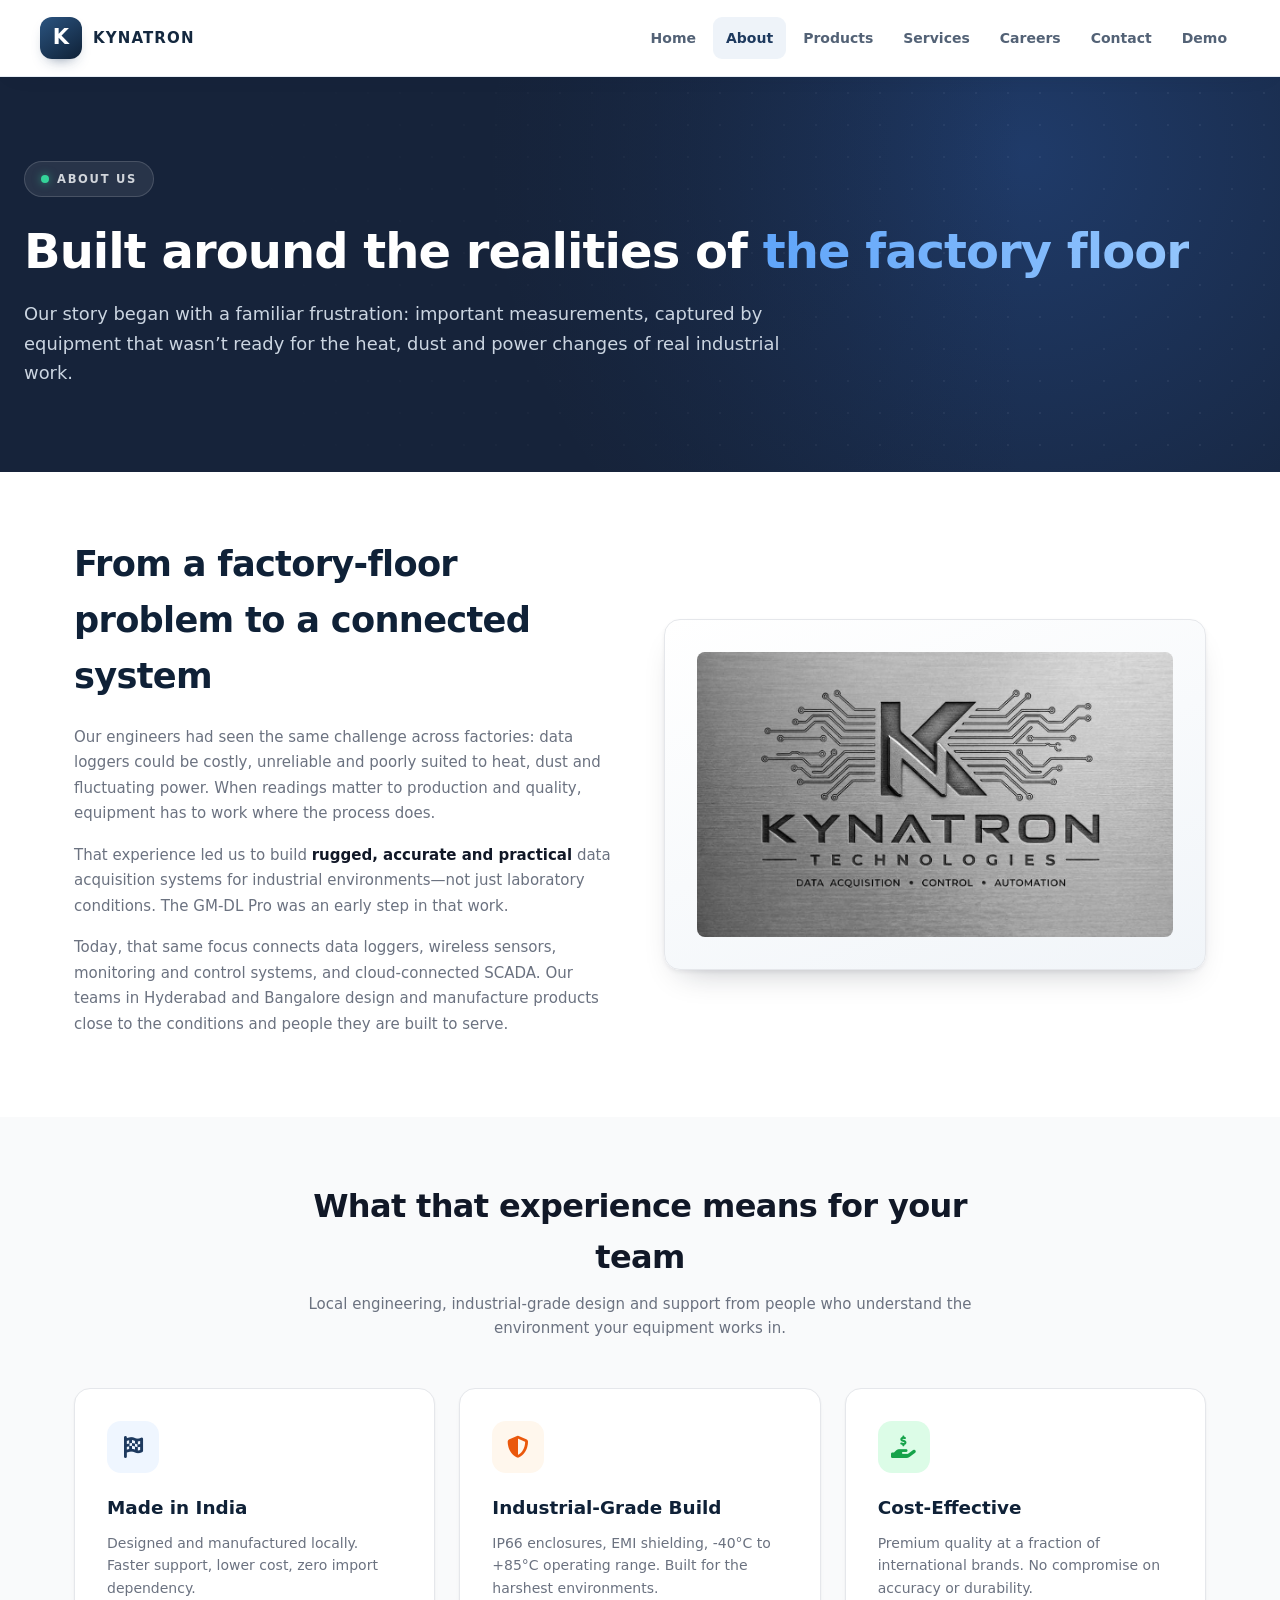
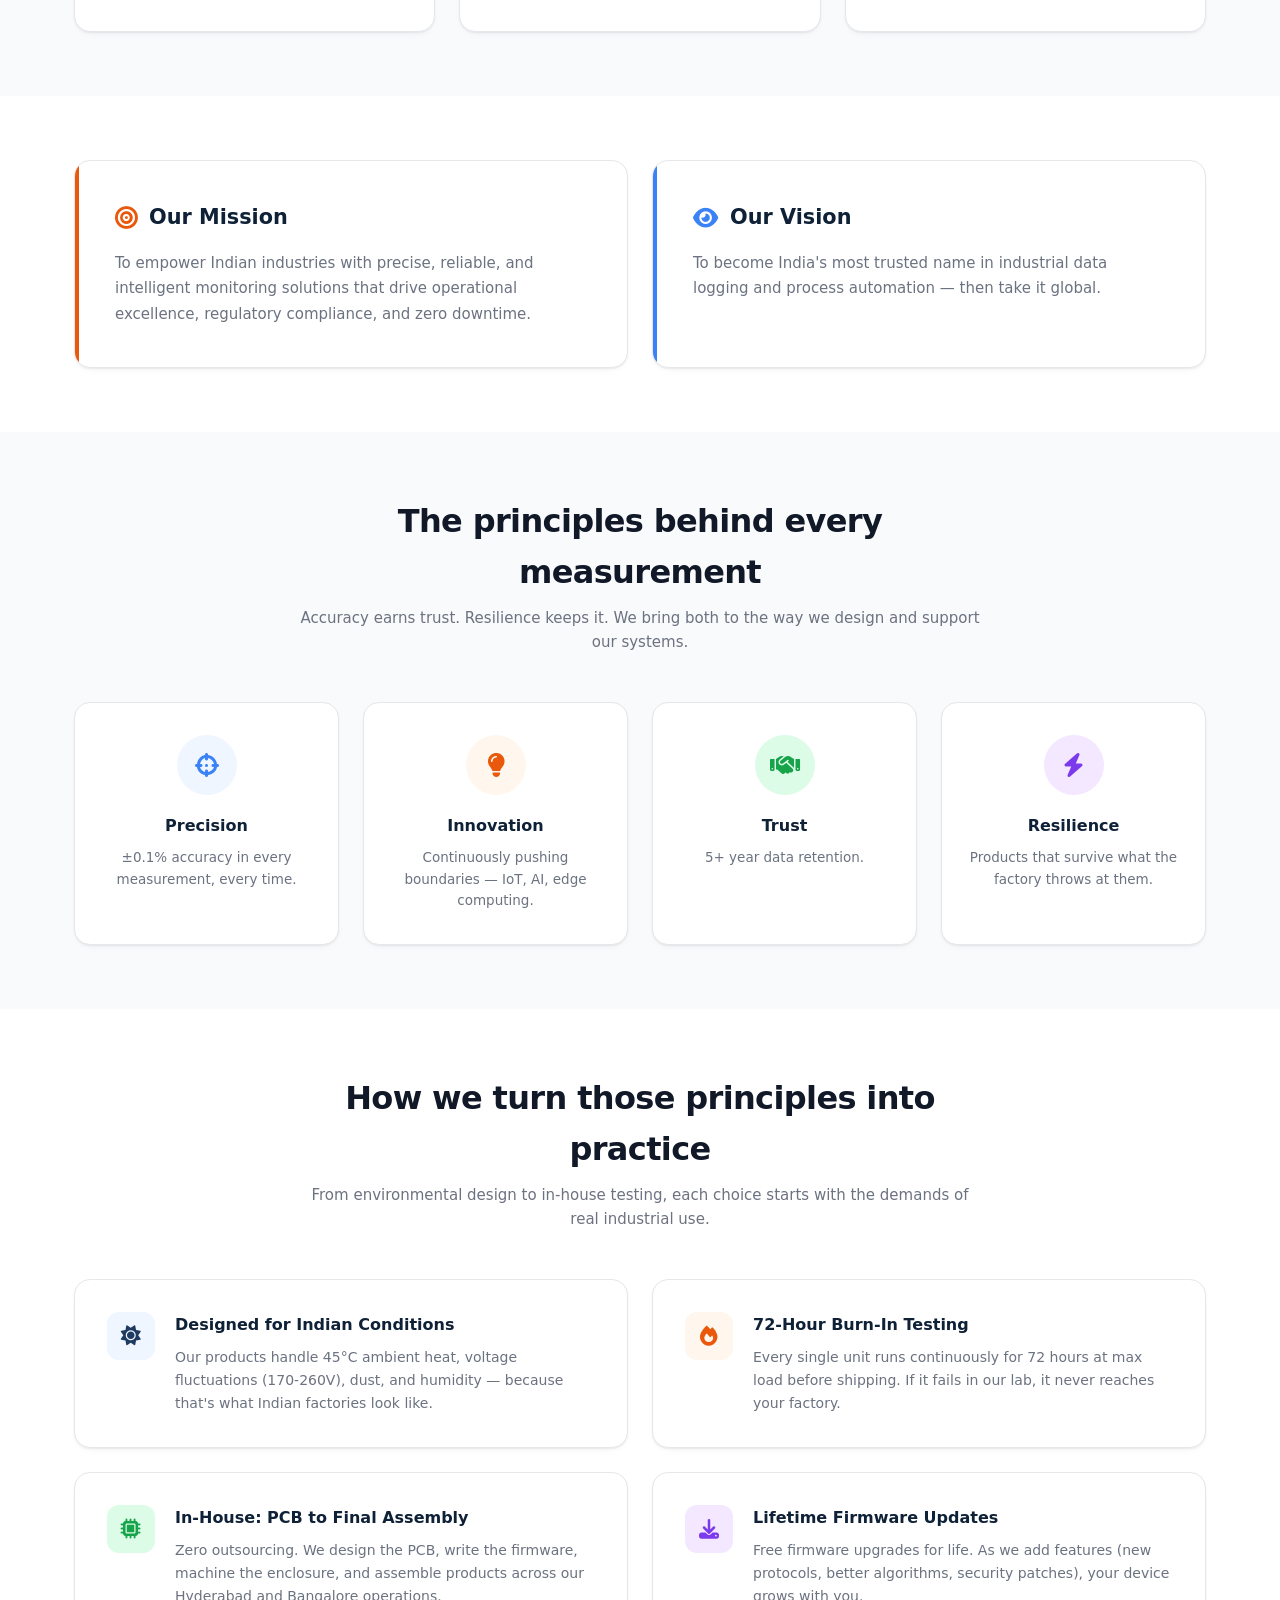
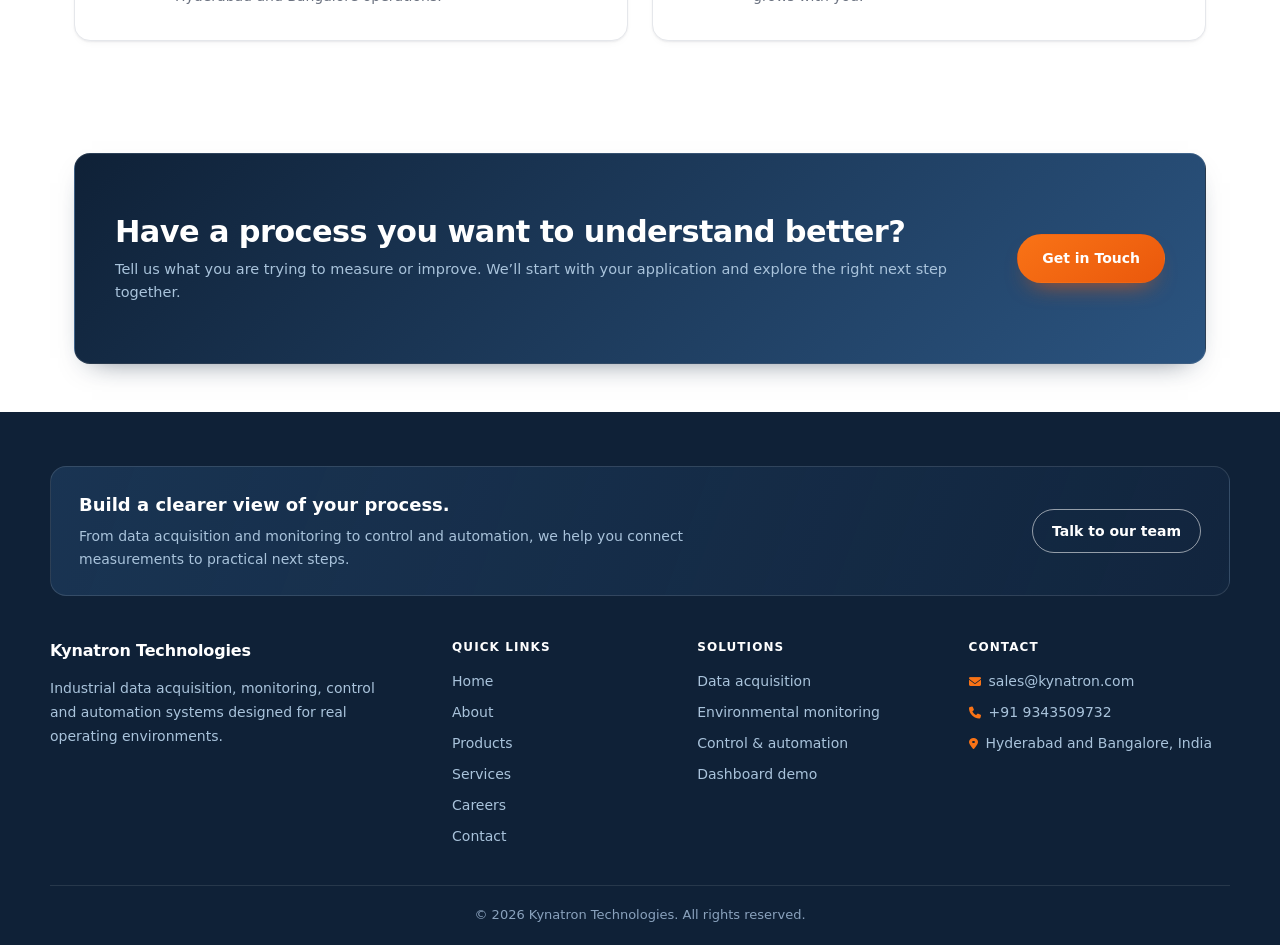
<file: about.html>
<!DOCTYPE html>
<html lang="en">
<head>
    <meta charset="UTF-8">
    <link rel="icon" href="data:image/svg+xml,<svg xmlns='http://www.w3.org/2000/svg' viewBox='0 0 100 100'><rect width='100' height='100' rx='16' fill='%231e3a5f'/><text x='50' y='72' font-size='60' font-weight='800' fill='white' text-anchor='middle' font-family='Arial'>K</text></svg>">
    <meta name="viewport" content="width=device-width, initial-scale=1.0">
    <title>About Us | Kynatron Technologies — Data Acquisition &bull; Control &bull; Automation</title>
    <meta name="description" content="Kynatron Technologies — India-based manufacturer of industrial data loggers, SCADA systems, and automation solutions. Learn about our mission, values, and capabilities.">
    <meta name="keywords" content="Kynatron Technologies, industrial data logger, SCADA, automation, Hyderabad, Bangalore, India">
    <meta property="og:title" content="About Kynatron Technologies — Our Story">
    <meta property="og:description" content="Engineers who worked inside factories, now building monitoring systems for them. Data Acquisition, Control, Automation — Made in India.">
    <meta property="og:type" content="website">
    <link rel="stylesheet" href="https://cdnjs.cloudflare.com/ajax/libs/font-awesome/6.5.0/css/all.min.css">
    <style>
        /* ============================================================
           THEME CONSTANTS
           ============================================================ */
        :root{
            --navy:        #1e3a5f;
            --navy-900:    #0f2137;
            --navy-700:    #2b5480;
            --navy-50:     #eef3f9;
            --orange:      #ea580c;
            --orange-500:  #f97316;
            --orange-50:   #fff7ed;
            --blue:        #3b82f6;
            --blue-50:     #eff6ff;
            --green:       #16a34a;
            --green-50:    #dcfce7;
            --purple:      #7c3aed;
            --purple-50:   #f3e8ff;

            --ink:         #111827;
            --muted:       #6b7280;
            --line:        #e5e7eb;
            --bg:          #ffffff;
            --bg-gray:     #f9fafb;
            --card:        #ffffff;

            --radius-sm:   8px;
            --radius-md:   12px;
            --radius-lg:   16px;
            --shadow-sm:   0 1px 2px rgba(17,24,39,.06), 0 4px 12px -8px rgba(17,24,39,.15);
            --shadow-md:   0 2px 4px rgba(17,24,39,.06), 0 16px 32px -18px rgba(17,24,39,.30);
            --shadow-lg:   0 24px 48px -24px rgba(17,24,39,.45);
            --maxw:        1180px;
        }

        /* ============================================================
           BASE
           ============================================================ */
        *,*::before,*::after{box-sizing:border-box}
        html{scroll-behavior:smooth;-webkit-text-size-adjust:100%}
        body{
            margin:0;
            font-family:"Segoe UI",system-ui,-apple-system,"Helvetica Neue",Arial,sans-serif;
            color:var(--ink);
            background:var(--bg);
            line-height:1.6;
            -webkit-font-smoothing:antialiased;
        }
        a{color:inherit}
        img{max-width:100%;display:block}
        .container{max-width: var(--maxw, 1180px) !important;margin:0 auto;padding:0 24px}

        /* scroll progress */
        .scroll-progress{
            position:fixed;top:0;left:0;height:3px;width:0%;
            background:linear-gradient(90deg,var(--orange),var(--navy));
            z-index:120;transition:width .12s linear;
        }

        /* ============================================================
           NAVBAR
           ============================================================ */
        .navbar{
            position:sticky;top:0;z-index:100;
            background:#ffffff;
            border-bottom:1px solid var(--line);
            box-shadow:0 1px 2px rgba(17,24,39,.04);
        }
        .nav-container{
            display:flex;align-items:center;justify-content:space-between;
            height:70px;gap:20px;
        }
        .logo{
            display:inline-flex;align-items:center;gap:10px;
            text-decoration:none;flex:none;
        }
        .logo-mark-img{
            width:38px;height:38px;border-radius:10px;flex:none;
            background:linear-gradient(145deg,var(--navy-700),var(--navy-900));
            color:#fff;font-weight:800;font-size:19px;
            display:grid;place-items:center;
            box-shadow:0 6px 16px -8px rgba(30,58,95,.9);
        }
        .logo-text{
            font-weight:800;font-size:16px;letter-spacing:.06em;
            color:var(--navy-900);
        }
        .nav-links{display:flex;align-items:center;gap:6px}
        .nav-links a{
            text-decoration:none;
            font-size:14px;font-weight:600;color:#374151;
            padding:9px 14px;border-radius:8px;
            transition:color .18s,background .18s;
        }
        .nav-links a:hover{color:var(--navy);background:var(--navy-50)}
        .nav-links a.active{
            color:var(--navy);background:var(--navy-50);
        }
        .mobile-menu-btn{
            display:none;appearance:none;border:1px solid var(--line);
            background:#fff;border-radius:8px;cursor:pointer;
            width:40px;height:40px;font-size:18px;color:var(--navy);
        }

        /* ============================================================
           CUSTOM HERO
           ============================================================ */
        .custom-hero {
            position: relative;
            background-color: #16233a;
            background-image: 
                radial-gradient(circle at 80% 20%, rgba(59, 130, 246, 0.25) 0%, transparent 50%),
                radial-gradient(rgba(255, 255, 255, 0.06) 1px, transparent 1px);
            background-size: 100% 100%, 32px 32px;
            padding: 80px 0 90px;
            color: #fff;
            overflow: hidden;
        }
        .custom-hero::after {
            content: "";
            position: absolute;
            top: 0; right: 0; bottom: 0; left: 0;
            background: linear-gradient(90deg, #16233a 20%, transparent 80%);
            pointer-events: none;
            z-index: 0;
        }

        /* ▼ CHANGED — mirrors index.html hero container
           (max-w-7xl = 80rem, px-4 → sm:px-6) so the badge, h1 and
           paragraph start at the exact same left edge on every width.
           !important is required because the base .container rule uses it. */
        .custom-hero .container {
            position: relative;
            z-index: 1;
            max-width: 80rem !important;   /* was 900px (ignored) / effectively 1180px */
            padding-left: 1rem;            /* px-4  */
            padding-right: 1rem;
        }
        @media (min-width: 640px) {
            .custom-hero .container {
                padding-left: 1.5rem;      /* sm:px-6 */
                padding-right: 1.5rem;
            }
        }
        /* ▲ END CHANGE */

        .hero-badge {
            display: inline-flex;
            align-items: center;
            gap: 8px;
            padding: 8px 16px;
            background: rgba(255, 255, 255, 0.08);
            border: 1px solid rgba(255, 255, 255, 0.15);
            border-radius: 999px;
            font-size: 11.5px;
            font-weight: 700;
            letter-spacing: 0.15em;
            text-transform: uppercase;
            color: #d1d5db;
            margin-bottom: 28px;
        }
        .hero-badge .dot {
            width: 8px; height: 8px;
            background-color: #34d399;
            border-radius: 50%;
            box-shadow: 0 0 8px rgba(52, 211, 153, 0.6);
        }
        .hero-title {
            font-size: clamp(2.2rem, 5vw, 3.5rem);
            font-weight: 800;
            line-height: 1.15;
            letter-spacing: -0.02em;
            margin: 0 0 20px;
            color: #ffffff;
        }
        .gradient-text {
            background: linear-gradient(90deg, #60a5fa, #93c5fd);
            -webkit-background-clip: text;
            -webkit-text-fill-color: transparent;
            background-clip: text;
        }
        .hero-p {
            font-size: clamp(1rem, 1.4vw, 1.15rem);
            color: #cbd5e1;
            line-height: 1.65;
            max-width: 780px;
            margin: 0;
        }

        /* ============================================================
           SECTIONS & LAYOUT
           ============================================================ */
        .section{padding:64px 0}
        .section-gray{background:var(--bg-gray)}
        .section-header{text-align:center;max-width:680px;margin:0 auto 48px}
        .section-header h2{
            margin:0 0 8px;font-size:clamp(1.5rem,2.8vw,2rem);
            letter-spacing:-.02em;font-weight:800;
        }
        .section-header p{margin:0;color:var(--muted);font-size:15px}

        /* ============================================================
           STORY SECTION
           ============================================================ */
        .about-story-grid {
            display: grid;
            grid-template-columns: 1fr 1fr;
            gap: 48px;
            align-items: center;
        }
        .about-story-text h2 {
            font-size: clamp(1.6rem, 3vw, 2.2rem);
            font-weight: 800;
            margin: 0 0 20px;
            color: var(--navy-900);
            letter-spacing: -0.02em;
        }
        .about-story-text p {
            font-size: 15px;
            color: var(--muted);
            line-height: 1.7;
            margin: 0 0 16px;
        }
        .about-story-text strong {
            color: var(--ink);
            font-weight: 700;
        }
        .about-image-showcase {
            background: linear-gradient(160deg, #ffffff, #f1f5f9);
            border: 1px solid var(--line);
            border-radius: var(--radius-lg);
            padding: 32px;
            display: flex;
            align-items: center;
            justify-content: center;
            box-shadow: var(--shadow-md);
        }
        .about-image-showcase img {
            max-width: 100%;
            border-radius: var(--radius-sm);
        }

        /* ============================================================
           TRUST CARDS
           ============================================================ */
        .trust-grid {
            display: grid;
            grid-template-columns: repeat(3, 1fr);
            gap: 24px;
        }
        .trust-card {
            background: #ffffff;
            padding: 32px;
            border-radius: var(--radius-lg);
            border: 1px solid var(--line);
            box-shadow: var(--shadow-sm);
            transition: transform .2s ease, box-shadow .2s ease;
        }
        .trust-card:hover {
            transform: translateY(-4px);
            box-shadow: var(--shadow-md);
        }
        .trust-icon {
            width: 52px;
            height: 52px;
            border-radius: 14px;
            display: grid;
            place-items: center;
            font-size: 22px;
            margin-bottom: 20px;
        }
        .trust-icon.blue { background: var(--blue-50); color: var(--navy); }
        .trust-icon.orange { background: var(--orange-50); color: var(--orange); }
        .trust-icon.green { background: var(--green-50); color: var(--green); }
        
        .trust-card h3 {
            margin: 0 0 10px;
            font-size: 1.15rem;
            font-weight: 700;
            color: var(--navy-900);
        }
        .trust-card p {
            margin: 0;
            font-size: 14px;
            color: var(--muted);
            line-height: 1.6;
        }

        /* ============================================================
           MISSION & VISION
           ============================================================ */
        .mission-grid {
            display: grid;
            grid-template-columns: 1fr 1fr;
            gap: 24px;
        }
        .mission-card {
            background: #ffffff;
            padding: 40px;
            border-radius: var(--radius-lg);
            border: 1px solid var(--line);
            box-shadow: var(--shadow-sm);
            position: relative;
            overflow: hidden;
        }
        .mission-card::before {
            content: "";
            position: absolute;
            top: 0; left: 0; bottom: 0;
            width: 4px;
            background: var(--orange);
        }
        .mission-card:nth-child(2)::before { background: var(--blue); }
        
        .mission-card h3 {
            margin: 0 0 16px;
            font-size: 1.3rem;
            font-weight: 800;
            color: var(--navy-900);
            display: flex;
            align-items: center;
            gap: 12px;
        }
        .mission-card h3 i {
            font-size: 1.4rem;
        }
        .mission-card p {
            margin: 0;
            font-size: 15px;
            color: var(--muted);
            line-height: 1.7;
        }

        /* ============================================================
           VALUES GRID
           ============================================================ */
        .values-grid {
            display: grid;
            grid-template-columns: repeat(4, 1fr);
            gap: 24px;
        }
        .value-item {
            text-align: center;
            background: #ffffff;
            padding: 32px 24px;
            border-radius: var(--radius-lg);
            border: 1px solid var(--line);
            box-shadow: var(--shadow-sm);
            transition: transform .2s ease, box-shadow .2s ease;
        }
        .value-item:hover {
            transform: translateY(-4px);
            box-shadow: var(--shadow-md);
        }
        .value-icon-wrap {
            width: 60px;
            height: 60px;
            margin: 0 auto 18px;
            border-radius: 50%;
            display: grid;
            place-items: center;
            font-size: 24px;
        }
        .value-icon-wrap.blue { background: var(--blue-50); color: var(--blue); }
        .value-icon-wrap.orange { background: var(--orange-50); color: var(--orange); }
        .value-icon-wrap.green { background: var(--green-50); color: var(--green); }
        .value-icon-wrap.purple { background: var(--purple-50); color: var(--purple); }

        .value-item h4 {
            margin: 0 0 8px;
            font-size: 16px;
            font-weight: 700;
            color: var(--navy-900);
        }
        .value-item p {
            margin: 0;
            font-size: 13.5px;
            color: var(--muted);
        }

        /* ============================================================
           DIFFERENTIATORS GRID
           ============================================================ */
        .diff-grid {
            display: grid;
            grid-template-columns: 1fr 1fr;
            gap: 24px;
        }
        .diff-card {
            display: flex;
            gap: 20px;
            align-items: flex-start;
            padding: 32px;
            background: #ffffff;
            border-radius: var(--radius-lg);
            border: 1px solid var(--line);
            box-shadow: var(--shadow-sm);
            transition: transform .2s ease, box-shadow .2s ease;
        }
        .diff-card:hover {
            transform: translateY(-2px);
            box-shadow: var(--shadow-md);
            border-color: #cfdcea;
        }
        .diff-icon {
            width: 48px;
            height: 48px;
            border-radius: 12px;
            display: grid;
            place-items: center;
            font-size: 20px;
            flex-shrink: 0;
        }
        .diff-icon.blue { background: var(--blue-50); color: var(--navy); }
        .diff-icon.orange { background: var(--orange-50); color: var(--orange); }
        .diff-icon.green { background: var(--green-50); color: var(--green); }
        .diff-icon.purple { background: var(--purple-50); color: var(--purple); }

        .diff-content h4 {
            margin: 0 0 8px;
            font-size: 16px;
            font-weight: 700;
            color: var(--navy-900);
        }
        .diff-content p {
            margin: 0;
            font-size: 14px;
            color: var(--muted);
            line-height: 1.65;
        }

        /* ============================================================
           CTA SECTION
           ============================================================ */
        .cta-section{
            background:linear-gradient(130deg,#12243a,var(--navy) 62%,var(--navy-700));
            color:#fff;text-align:center;padding:64px 24px;
        }
        .cta-section h2{margin:0 0 12px;font-size:clamp(1.5rem,2.8vw,2rem);letter-spacing:-.02em;font-weight:800}
        .cta-section p{margin:0 auto 28px;max-width:620px;color:#bed2e6;font-size:15px}
        .btn{
            display:inline-flex;align-items:center;justify-content:center;gap:9px;
            text-decoration:none;font-weight:650;font-size:14px;
            padding:12px 24px;border-radius:999px;
            transition:transform .18s,box-shadow .18s,background .18s,color .18s,border-color .18s;
            border:1px solid transparent;cursor:pointer;
        }
        .btn-primary{
            background:linear-gradient(145deg,var(--orange-500),var(--orange));
            color:#fff;box-shadow:0 12px 24px -14px rgba(234,88,12,.95);
        }
        .btn-primary:hover{transform:translateY(-2px);box-shadow:0 18px 30px -14px rgba(234,88,12,1)}

        /* ============================================================
           FOOTER
           ============================================================ */
        .footer{
            background:#0f2137;color:#c6d3e2;
            padding:56px 0 0;margin-top:0;
        }
        .footer-cta{
            display:flex;flex-wrap:wrap;align-items:center;justify-content:space-between;
            gap:20px;padding:26px 28px;margin-bottom:40px;
            border-radius:var(--radius-lg);
            background:linear-gradient(130deg,rgba(59,130,246,.18),rgba(30,58,95,.35));
            border:1px solid rgba(255,255,255,.08);
        }
        .footer-cta strong{display:block;color:#fff;font-size:1.05rem;margin-bottom:4px}
        .footer-cta p{margin:0;font-size:14px;color:#a9c3db;max-width:560px}
        .footer-cta-btn{
            display:inline-flex;align-items:center;gap:9px;
            text-decoration:none;font-weight:650;font-size:14px;
            padding:12px 24px;border-radius:999px;
            transition:transform .18s,box-shadow .18s,background .18s,color .18s,border-color .18s;
            border:1px solid rgba(255,255,255,.55);background:transparent;color:#fff;
        }
        .footer-cta-btn:hover{background:rgba(255,255,255,.12);border-color:#fff;transform:translateY(-2px)}

        .footer-grid{
            display:grid;
            grid-template-columns:1.4fr 1fr 1fr 1.2fr;
            gap:36px;
            padding:0 0 40px;
        }
        .footer-brand{margin:0 0 10px;color:#fff;font-size:16px;letter-spacing:-.01em}
        .footer-intro{margin:0 0 16px;font-size:13.5px;color:#a9c3db;max-width:320px}
        .footer-certifications{display:flex;flex-direction:column;gap:8px}
        .footer-certifications span{font-size:12.5px;color:#8aa2bd;display:flex;align-items:center;gap:6px}
        
        .footer-grid h4{
            margin:0 0 14px;color:#fff;font-size:13px;
            letter-spacing:.08em;text-transform:uppercase;font-weight:700;
        }
        .footer-grid ul{list-style:none;margin:0;padding:0;display:flex;flex-direction:column;gap:9px}
        .footer-grid ul li{font-size:13.5px;color:#a9c3db;display:flex;align-items:center;gap:8px}
        .footer-grid ul li i{color:var(--orange-500);font-size:12px}
        .footer-grid a{
            color:#a9c3db;text-decoration:none;
            transition:color .18s;
        }
        .footer-grid a:hover{color:#fff}
        .footer-bottom{
            border-top:1px solid rgba(255,255,255,.10);
            padding:20px 0;text-align:center;
            font-size:12.5px;color:#8aa2bd;
        }

        /* back to top */
        .back-to-top{
            position:fixed;right:22px;bottom:22px;z-index:90;
            width:44px;height:44px;border-radius:50%;
            background:var(--navy);color:#fff;border:0;cursor:pointer;
            display:grid;place-items:center;font-size:15px;
            box-shadow:0 12px 24px -12px rgba(30,58,95,.9);
            opacity:0;visibility:hidden;transform:translateY(8px);
            transition:opacity .25s,transform .25s,visibility .25s;
        }
        .back-to-top.show{opacity:1;visibility:visible;transform:none}
        .back-to-top:hover{background:var(--navy-900)}

        /* ============================================================
           RESPONSIVE
           ============================================================ */
        @media (max-width:960px){
            .footer-grid { grid-template-columns: 1fr 1fr; gap: 28px; }
            .about-story-grid { grid-template-columns: 1fr; gap: 32px; }
            .mission-grid { grid-template-columns: 1fr; }
            .values-grid { grid-template-columns: 1fr 1fr; }
            .diff-grid { grid-template-columns: 1fr; }
        }
        @media (max-width:860px){
            .nav-links{
                display:none;position:absolute;top:70px;left:0;right:0;
                flex-direction:column;align-items:stretch;gap:2px;
                background:#fff;border-bottom:1px solid var(--line);
                padding:14px 18px;box-shadow:0 16px 24px -20px rgba(0,0,0,.35);
            }
            .nav-links.open{display:flex}
            .nav-links a{padding:11px 12px}
            .mobile-menu-btn{display:grid;place-items:center}
            .trust-grid { grid-template-columns: 1fr; }
        }
        @media (max-width:640px){
            .footer-grid { grid-template-columns: 1fr; }
            .footer-cta { flex-direction: column; align-items: flex-start; }
            .custom-hero { padding: 60px 0 70px; }
            .values-grid { grid-template-columns: 1fr; }
        }
        @media (prefers-reduced-motion:reduce){
            *{animation:none !important;transition:none !important;scroll-behavior:auto}
        }
    </style>
    <link rel="stylesheet" href="css/site-shell.css">
</head>
<body class="kt-page">

<!-- progress bar -->
<div class="scroll-progress" aria-hidden="true"></div>

<!-- ============ NAVBAR ============ -->
<header class="kt-site-header">
    <nav class="kt-nav-inner" aria-label="Main navigation">
        <a href="index.html" class="kt-brand" aria-label="Kynatron Technologies home">
            <span class="kt-brand-mark" aria-hidden="true">K</span>
            <span class="kt-brand-name">KYNATRON</span>
        </a>
        <div class="kt-nav-links" id="nav-links">
            <a href="index.html">Home</a>
            <a href="about.html" aria-current="page">About</a>
            <a href="products.html">Products</a>
            <a href="services.html">Services</a>
            <a href="careers.html">Careers</a>
            <a href="contact.html">Contact</a>
            <a href="dashboard-demo.html">Demo</a>
        </div>
        <button class="kt-menu-toggle" id="mobile-menu-btn" type="button" aria-label="Toggle menu" aria-expanded="false" aria-controls="nav-links">&#9776;</button>
    </nav>
</header>

<!-- ============ CUSTOM HERO ============ -->
<section class="custom-hero">
    <div class="container">
        <div class="hero-badge">
            <span class="dot"></span>
            About Us
        </div>
        <h1 class="hero-title">
            Built around the realities of <span class="gradient-text">the factory floor</span>
        </h1>
        <p class="hero-p">
            Our story began with a familiar frustration: important measurements, captured by equipment that wasn’t ready for the heat, dust and power changes of real industrial work.
        </p>
    </div>
</section>

<!-- ============ OUR STORY ============ -->
<section class="section">
    <div class="container">
        <div class="about-story-grid">
            <div class="about-story-text">
                <h2>From a factory-floor problem to a connected system</h2>
                <p>Our engineers had seen the same challenge across factories: data loggers could be costly, unreliable and poorly suited to heat, dust and fluctuating power. When readings matter to production and quality, equipment has to work where the process does.</p>
                <p>That experience led us to build <strong>rugged, accurate and practical</strong> data acquisition systems for industrial environments—not just laboratory conditions. The GM-DL Pro was an early step in that work.</p>
                <p>Today, that same focus connects data loggers, wireless sensors, monitoring and control systems, and cloud-connected SCADA. Our teams in Hyderabad and Bangalore design and manufacture products close to the conditions and people they are built to serve.</p>
            </div>
            <div class="about-image-showcase">
                <!-- Placeholder for your actual image -->
                <img src="images/logo.jpg" alt="Kynatron Technologies" onerror="this.style.display='none'">
            </div>
        </div>
    </div>
</section>

<!-- ============ WHY TRUST US ============ -->
<section class="section section-gray">
    <div class="container">
        <div class="section-header">
            <h2>What that experience means for your team</h2>
            <p>Local engineering, industrial-grade design and support from people who understand the environment your equipment works in.</p>
        </div>
        <div class="trust-grid">
            <div class="trust-card">
                <div class="trust-icon blue">
                    <i class="fa-solid fa-flag-checkered"></i>
                </div>
                <h3>Made in India</h3>
                <p>Designed and manufactured locally. Faster support, lower cost, zero import dependency.</p>
            </div>
            <div class="trust-card">
                <div class="trust-icon orange">
                    <i class="fa-solid fa-shield-halved"></i>
                </div>
                <h3>Industrial-Grade Build</h3>
                <p>IP66 enclosures, EMI shielding, -40°C to +85°C operating range. Built for the harshest environments.</p>
            </div>
            <div class="trust-card">
                <div class="trust-icon green">
                    <i class="fa-solid fa-hand-holding-dollar"></i>
                </div>
                <h3>Cost-Effective</h3>
                <p>Premium quality at a fraction of international brands. No compromise on accuracy or durability.</p>
            </div>
        </div>
    </div>
</section>

<!-- ============ MISSION & VISION ============ -->
<section class="section">
    <div class="container">
        <div class="mission-grid">
            <div class="mission-card">
                <h3><i class="fa-solid fa-bullseye" style="color:var(--orange)"></i> Our Mission</h3>
                <p>To empower Indian industries with precise, reliable, and intelligent monitoring solutions that drive operational excellence, regulatory compliance, and zero downtime.</p>
            </div>
            <div class="mission-card">
                <h3><i class="fa-solid fa-eye" style="color:var(--blue)"></i> Our Vision</h3>
                <p>To become India's most trusted name in industrial data logging and process automation — then take it global.</p>
            </div>
        </div>
    </div>
</section>

<!-- ============ CORE VALUES ============ -->
<section class="section section-gray">
    <div class="container">
        <div class="section-header">
            <h2>The principles behind every measurement</h2>
            <p>Accuracy earns trust. Resilience keeps it. We bring both to the way we design and support our systems.</p>
        </div>
        <div class="values-grid">
            <div class="value-item">
                <div class="value-icon-wrap blue">
                    <i class="fa-solid fa-crosshairs"></i>
                </div>
                <h4>Precision</h4>
                <p>±0.1% accuracy in every measurement, every time.</p>
            </div>
            <div class="value-item">
                <div class="value-icon-wrap orange">
                    <i class="fa-solid fa-lightbulb"></i>
                </div>
                <h4>Innovation</h4>
                <p>Continuously pushing boundaries — IoT, AI, edge computing.</p>
            </div>
            <div class="value-item">
                <div class="value-icon-wrap green">
                    <i class="fa-solid fa-handshake"></i>
                </div>
                <h4>Trust</h4>
                <p>5+ year data retention.</p>
            </div>
            <div class="value-item">
                <div class="value-icon-wrap purple">
                    <i class="fa-solid fa-bolt"></i>
                </div>
                <h4>Resilience</h4>
                <p>Products that survive what the factory throws at them.</p>
            </div>
        </div>
    </div>
</section>

<!-- ============ WHAT MAKES US DIFFERENT ============ -->
<section class="section">
    <div class="container">
        <div class="section-header">
            <h2>How we turn those principles into practice</h2>
            <p>From environmental design to in-house testing, each choice starts with the demands of real industrial use.</p>
        </div>
        <div class="diff-grid">
            <div class="diff-card">
                <div class="diff-icon blue">
                    <i class="fa-solid fa-sun"></i>
                </div>
                <div class="diff-content">
                    <h4>Designed for Indian Conditions</h4>
                    <p>Our products handle 45°C ambient heat, voltage fluctuations (170-260V), dust, and humidity — because that's what Indian factories look like.</p>
                </div>
            </div>
            <div class="diff-card">
                <div class="diff-icon orange">
                    <i class="fa-solid fa-fire"></i>
                </div>
                <div class="diff-content">
                    <h4>72-Hour Burn-In Testing</h4>
                    <p>Every single unit runs continuously for 72 hours at max load before shipping. If it fails in our lab, it never reaches your factory.</p>
                </div>
            </div>
            <div class="diff-card">
                <div class="diff-icon green">
                    <i class="fa-solid fa-microchip"></i>
                </div>
                <div class="diff-content">
                    <h4>In-House: PCB to Final Assembly</h4>
                    <p>Zero outsourcing. We design the PCB, write the firmware, machine the enclosure, and assemble products across our Hyderabad and Bangalore operations.</p>
                </div>
            </div>
            <div class="diff-card">
                <div class="diff-icon purple">
                    <i class="fa-solid fa-download"></i>
                </div>
                <div class="diff-content">
                    <h4>Lifetime Firmware Updates</h4>
                    <p>Free firmware upgrades for life. As we add features (new protocols, better algorithms, security patches), your device grows with you.</p>
                </div>
            </div>
        </div>
    </div>
</section>

<!-- ============ CTA ============ -->
<section class="cta-section">
    <div class="container">
        <div class="kt-cta-copy">
            <h2>Have a process you want to understand better?</h2>
            <p>Tell us what you are trying to measure or improve. We’ll start with your application and explore the right next step together.</p>
        </div>
        <a href="contact.html" class="btn btn-primary">Get in Touch</a>
    </div>
</section>

<!-- ============ FOOTER ============ -->
<footer class="kt-site-footer">
    <div class="container">
        <div class="footer-cta">
            <div>
                <strong>Build a clearer view of your process.</strong>
                <p>From data acquisition and monitoring to control and automation, we help you connect measurements to practical next steps.</p>
            </div>
            <a href="contact.html" class="footer-cta-btn">Talk to our team</a>
        </div>
        <div class="footer-grid">
            <div>
                <h3 class="footer-brand">Kynatron Technologies</h3>
                <p class="footer-intro">Industrial data acquisition, monitoring, control and automation systems designed for real operating environments.</p>
            </div>
            <div>
                <h4>Quick Links</h4>
                <ul>
                    <li><a href="index.html">Home</a></li>
                    <li><a href="about.html">About</a></li>
                    <li><a href="products.html">Products</a></li>
                    <li><a href="services.html">Services</a></li>
                    <li><a href="careers.html">Careers</a></li>
                    <li><a href="contact.html">Contact</a></li>
                </ul>
            </div>
            <div>
                <h4>Solutions</h4>
                <ul>
                    <li><a href="products.html">Data acquisition</a></li>
                    <li><a href="products.html">Environmental monitoring</a></li>
                    <li><a href="products.html">Control &amp; automation</a></li>
                    <li><a href="dashboard-demo.html">Dashboard demo</a></li>
                </ul>
            </div>
            <div>
                <h4>Contact</h4>
                <ul>
                    <li><i class="fa-solid fa-envelope"></i> <a href="mailto:sales@kynatron.com">sales@kynatron.com</a></li>
                    <li><i class="fa-solid fa-phone"></i> <a href="tel:+919343509732">+91 9343509732</a></li>
                    <li><i class="fa-solid fa-location-dot"></i> Hyderabad and Bangalore, India</li>
                </ul>
            </div>
        </div>
        <div class="footer-bottom">
            <p>&copy; 2026 Kynatron Technologies. All rights reserved.</p>
        </div>
    </div>
</footer>

<button id="back-to-top" class="back-to-top" aria-label="Back to top"><i class="fa-solid fa-chevron-up"></i></button>

<script>
(function () {
    "use strict";

    /* ============================================================
       THEME SCRIPTS
       ============================================================ */
    const progress = document.querySelector('.scroll-progress');
    function updateProgress() {
        const h = document.documentElement;
        const scrolled = h.scrollTop / (h.scrollHeight - h.clientHeight) * 100;
        if (progress) progress.style.width = (scrolled || 0) + '%';
    }
    window.addEventListener('scroll', updateProgress, { passive: true });
    updateProgress();

    const backTop = document.getElementById('back-to-top');
    if (backTop) {
        window.addEventListener('scroll', function () {
            if (window.scrollY > 400) backTop.classList.add('show');
            else backTop.classList.remove('show');
        }, { passive: true });
        backTop.addEventListener('click', function () {
            window.scrollTo({ top: 0, behavior: 'smooth' });
        });
    }
})();
</script>
<script src="js/site-shell.js"></script>

</body>
</html>
</file>
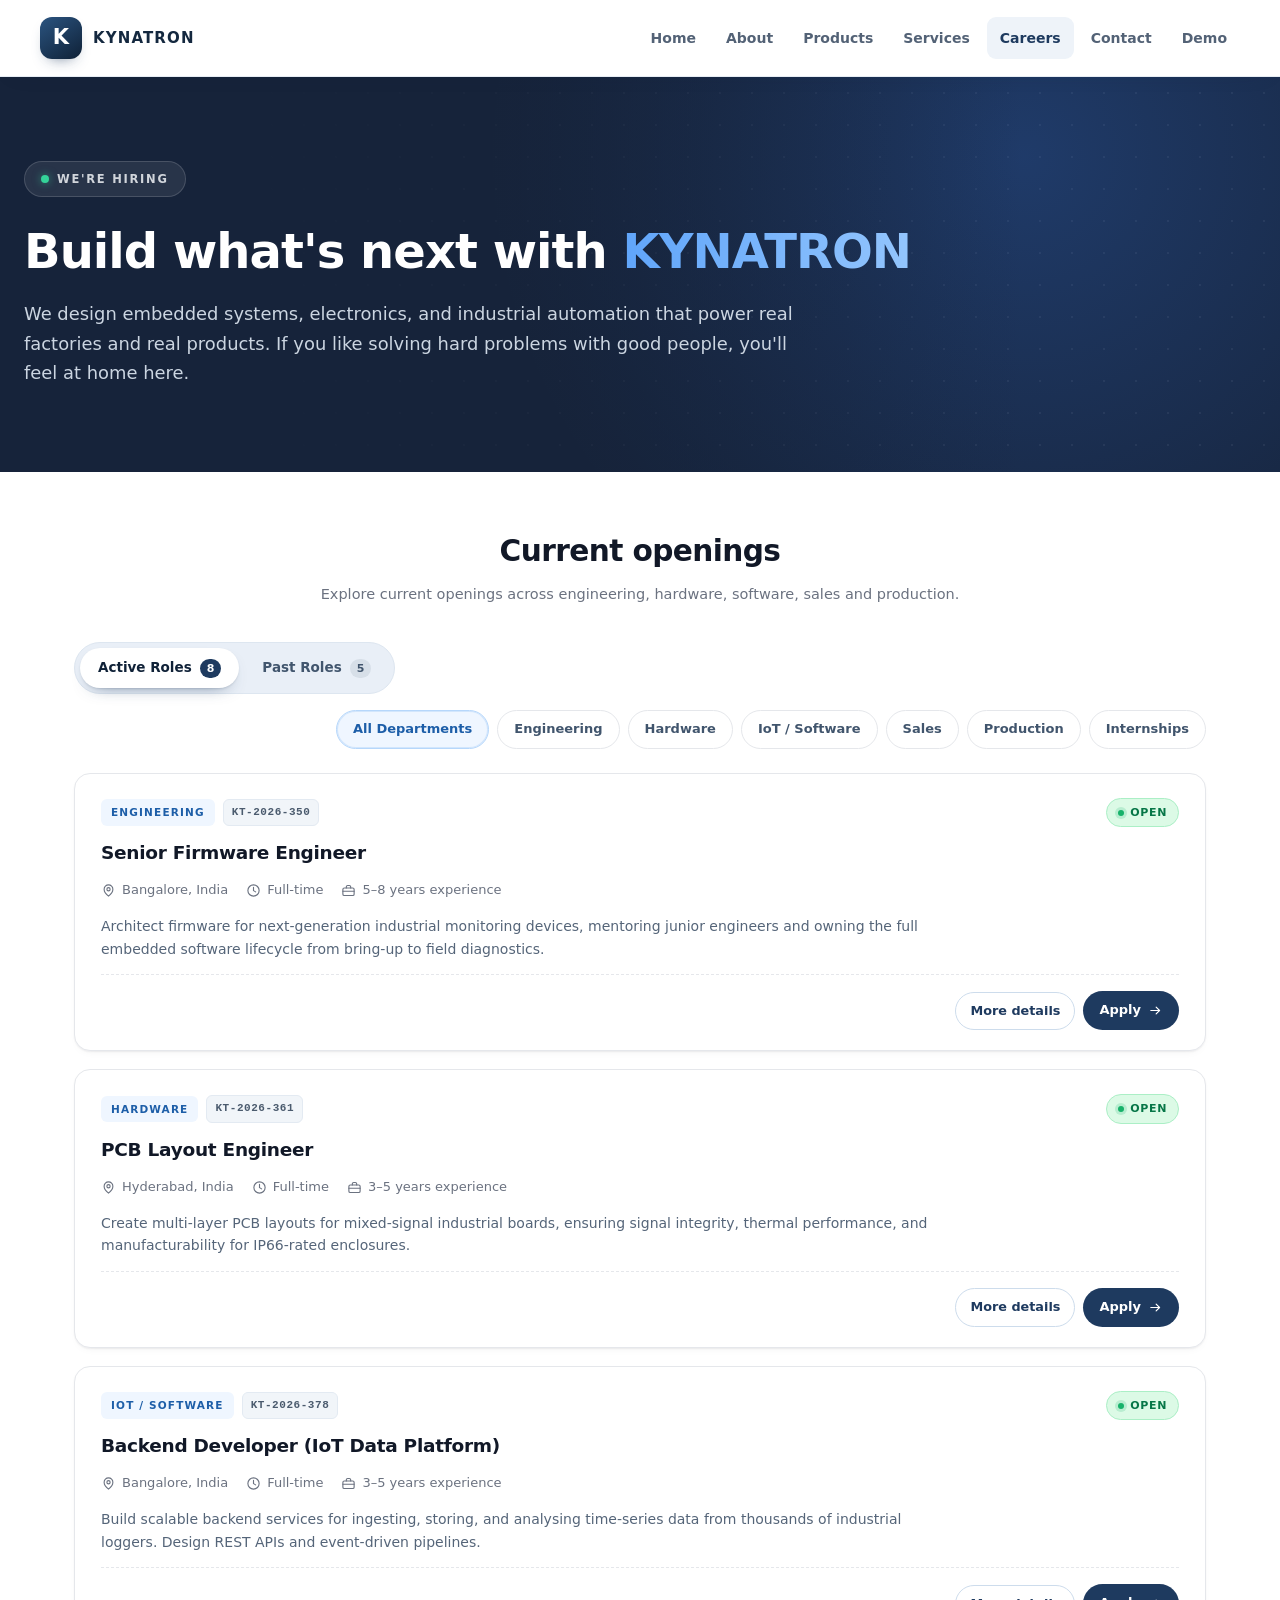
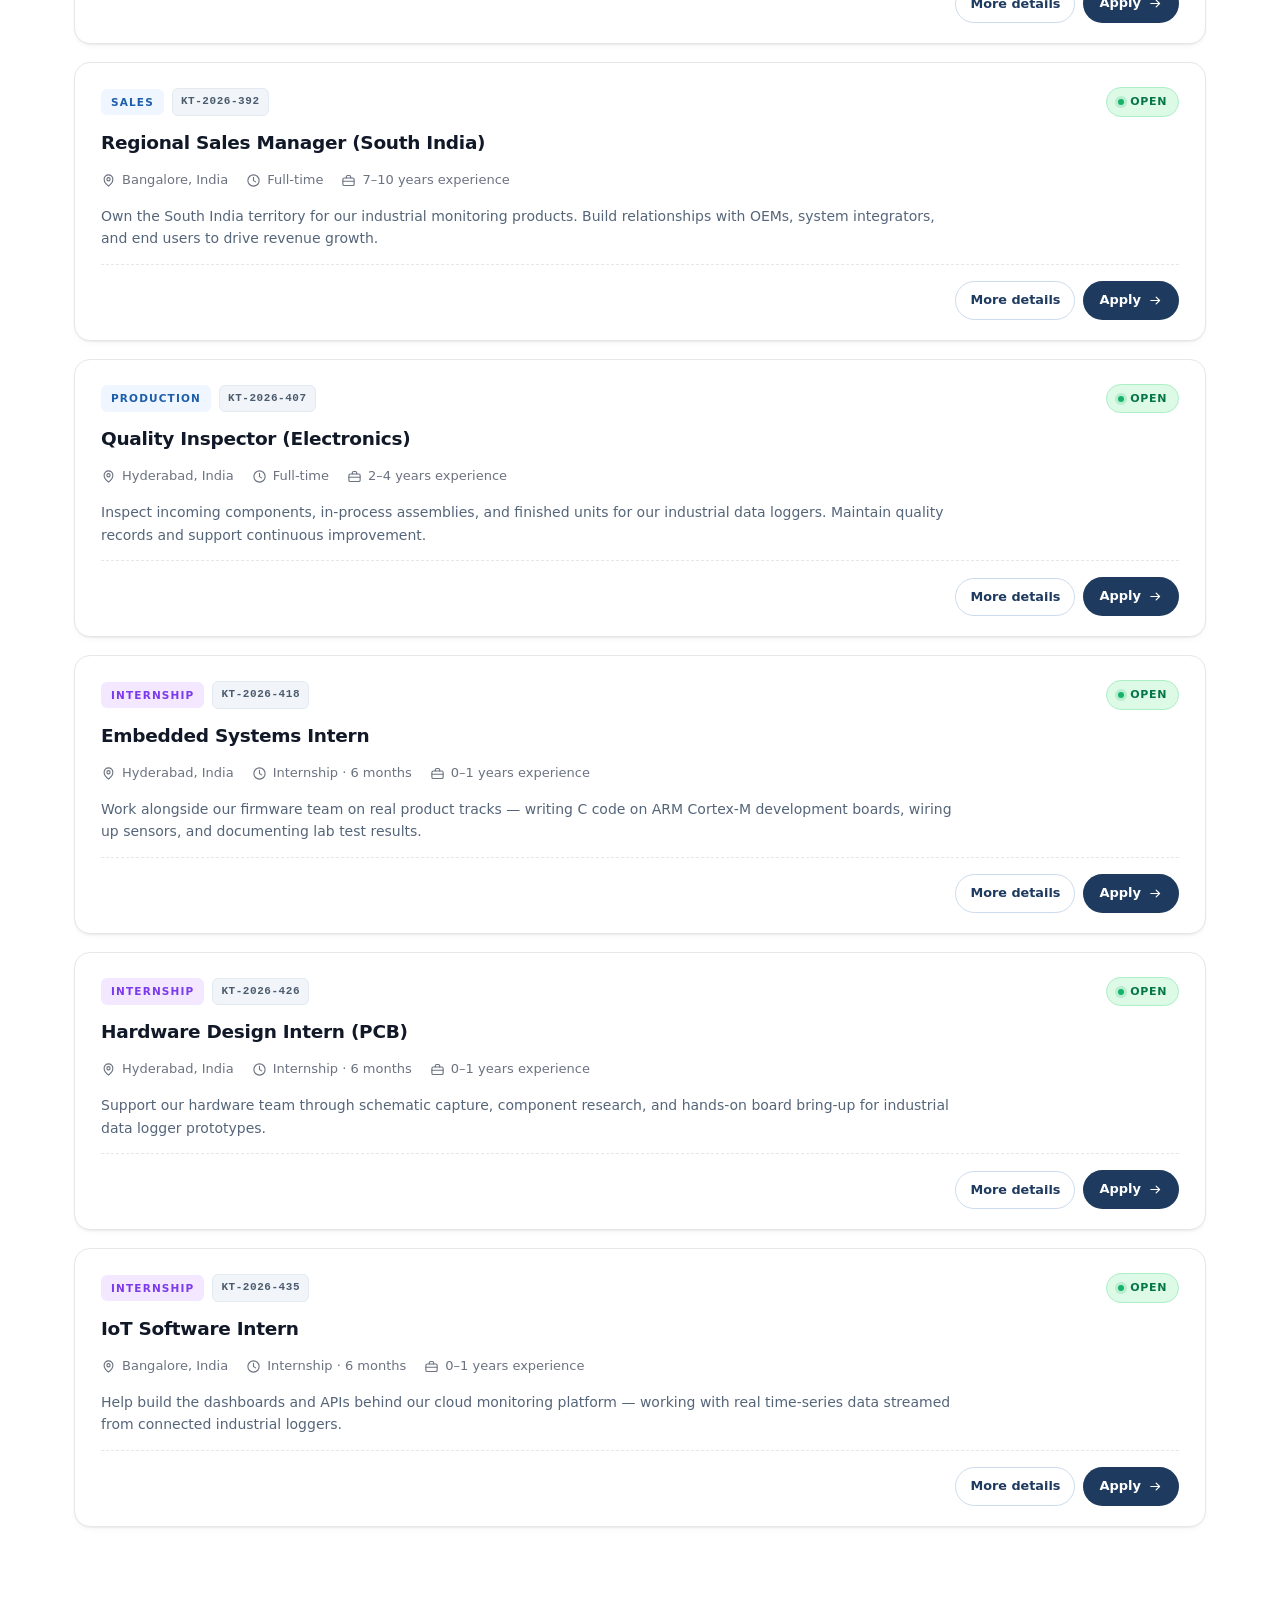
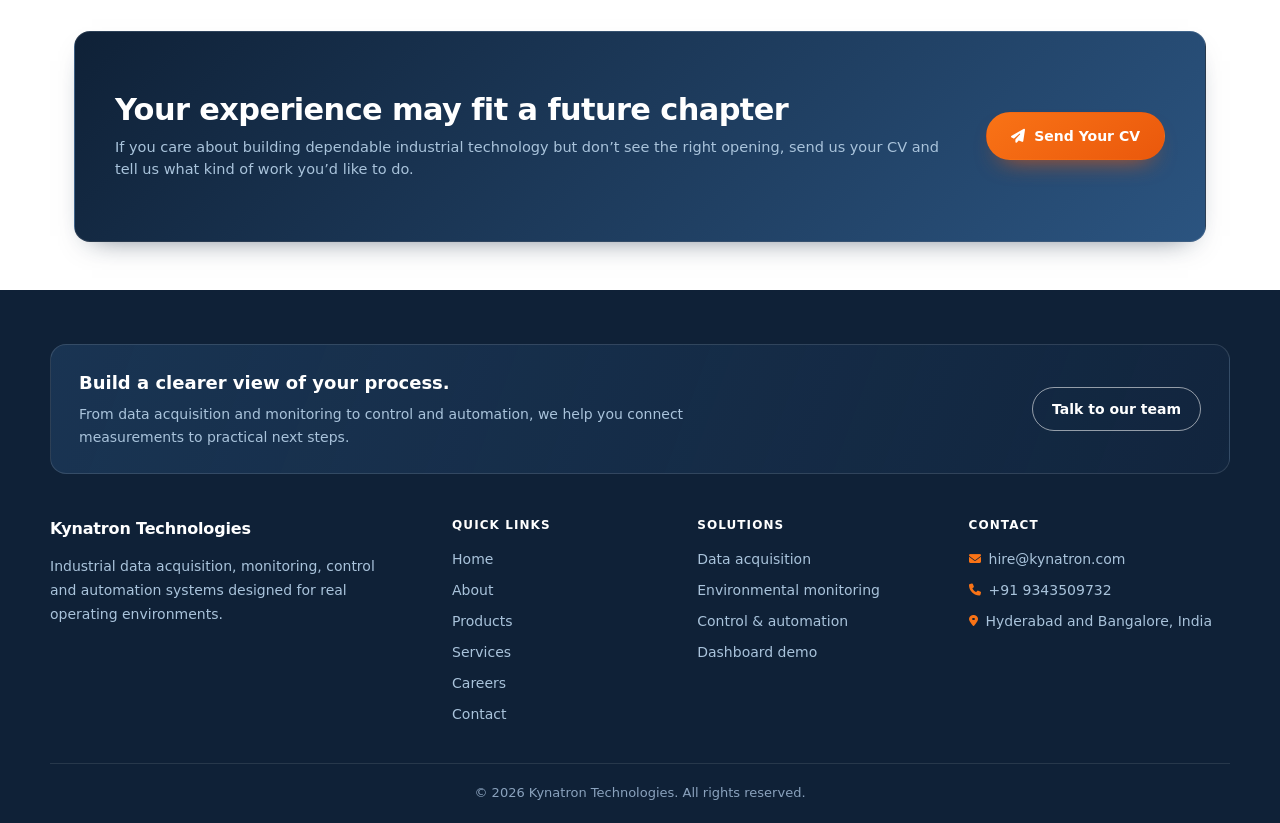
<file: careers.html>
<!DOCTYPE html>
<html lang="en">
<head>
    <meta charset="UTF-8">
    <link rel="icon" href="data:image/svg+xml,<svg xmlns='http://www.w3.org/2000/svg' viewBox='0 0 100 100'><rect width='100' height='100' rx='16' fill='%231e3a5f'/><text x='50' y='72' font-size='60' font-weight='800' fill='white' text-anchor='middle' font-family='Arial'>K</text></svg>">
    <meta name="viewport" content="width=device-width, initial-scale=1.0">
    <title>Careers | Kynatron Technologies — Join Our Team</title>
    <meta name="description" content="Join Kynatron Technologies. Open positions and internships in embedded systems, electronics design, IoT, sales, and production. Hyderabad and Bangalore, India.">
    <meta name="keywords" content="Kynatron Careers, embedded systems jobs, firmware engineer, Hyderabad, Bangalore, internships">
    <meta property="og:title" content="Careers at Kynatron Technologies">
    <meta property="og:description" content="Build what's next with Kynatron. Open roles and internships in embedded systems, hardware, IoT software, sales, and production.">
    <meta property="og:type" content="website">
    <link rel="stylesheet" href="https://cdnjs.cloudflare.com/ajax/libs/font-awesome/6.5.0/css/all.min.css">
    <style>
        /* ============================================================
           THEME CONSTANTS (mirrors css/style.css from About page)
           ============================================================ */
        :root{
            --navy:        #1e3a5f;
            --navy-900:    #0f2137;
            --navy-700:    #2b5480;
            --navy-50:     #eef3f9;
            --orange:      #ea580c;
            --orange-500:  #f97316;
            --orange-50:   #fff7ed;
            --blue:        #3b82f6;
            --blue-50:     #eff6ff;
            --green:       #16a34a;
            --green-50:    #dcfce7;
            --purple:      #7c3aed;
            --purple-50:   #f3e8ff;

            --ink:         #111827;
            --muted:       #6b7280;
            --line:        #e5e7eb;
            --bg:          #ffffff;
            --bg-gray:     #f9fafb;
            --card:        #ffffff;

            --radius-sm:   8px;
            --radius-md:   12px;
            --radius-lg:   16px;
            --shadow-sm:   0 1px 2px rgba(17,24,39,.06), 0 4px 12px -8px rgba(17,24,39,.15);
            --shadow-md:   0 2px 4px rgba(17,24,39,.06), 0 16px 32px -18px rgba(17,24,39,.30);
            --shadow-lg:   0 24px 48px -24px rgba(17,24,39,.45);
            --maxw:        1180px;

            /* status colours */
            --open-fg:     #067647;
            --open-bg:     #dcfae6;
            --open-line:   #abefc6;
            --open-dot:    #17b26a;
            --closed-fg:   #b42318;
            --closed-bg:   #fee4e2;
            --closed-line: #fecdca;
            --closed-dot:  #f04438;
        }

        /* ============================================================
           BASE
           ============================================================ */
        *,*::before,*::after{box-sizing:border-box}
        html{scroll-behavior:smooth;-webkit-text-size-adjust:100%}
        body{
            margin:0;
            font-family:"Segoe UI",system-ui,-apple-system,"Helvetica Neue",Arial,sans-serif;
            color:var(--ink);
            background:var(--bg);
            line-height:1.6;
            -webkit-font-smoothing:antialiased;
        }
        body.modal-open{overflow:hidden}
        a{color:inherit}
        img{max-width:100%;display:block}
        .container{max-width: var(--maxw, 1180px) !important;margin:0 auto;padding:0 24px}
        .is-hidden{display:none !important}
        .ico{width:15px;height:15px;flex:none;stroke:currentColor;fill:none;stroke-width:1.8;stroke-linecap:round;stroke-linejoin:round}

        /* scroll progress (top) */
        .scroll-progress{
            position:fixed;top:0;left:0;height:3px;width:0%;
            background:linear-gradient(90deg,var(--orange),var(--navy));
            z-index:120;transition:width .12s linear;
        }

        /* ============================================================
           NAVBAR (from About page)
           ============================================================ */
        .navbar{
            position:sticky;top:0;z-index:100;
            background:#ffffff;
            border-bottom:1px solid var(--line);
            box-shadow:0 1px 2px rgba(17,24,39,.04);
        }
        .nav-container{
            display:flex;align-items:center;justify-content:space-between;
            height:70px;gap:20px;
        }
        .logo{
            display:inline-flex;align-items:center;gap:10px;
            text-decoration:none;flex:none;
        }
        .logo-mark-img{
            width:38px;height:38px;border-radius:10px;flex:none;
            background:linear-gradient(145deg,var(--navy-700),var(--navy-900));
            color:#fff;font-weight:800;font-size:19px;
            display:grid;place-items:center;
            box-shadow:0 6px 16px -8px rgba(30,58,95,.9);
        }
        .logo-text{
            font-weight:800;font-size:16px;letter-spacing:.06em;
            color:var(--navy-900);
        }
        .nav-links{display:flex;align-items:center;gap:6px}
        .nav-links a{
            text-decoration:none;
            font-size:14px;font-weight:600;color:#374151;
            padding:9px 14px;border-radius:8px;
            transition:color .18s,background .18s;
        }
        .nav-links a:hover{color:var(--navy);background:var(--navy-50)}
        .nav-links a.active{
            color:var(--navy);background:var(--navy-50);
        }
        .mobile-menu-btn{
            display:none;appearance:none;border:1px solid var(--line);
            background:#fff;border-radius:8px;cursor:pointer;
            width:40px;height:40px;font-size:18px;color:var(--navy);
        }

        /* ============================================================
           NEW CUSTOM HERO (matches screenshot)
           ============================================================ */
        .custom-hero {
            position: relative;
            background-color: #16233a;
            background-image: 
                radial-gradient(circle at 80% 20%, rgba(59, 130, 246, 0.25) 0%, transparent 50%),
                radial-gradient(rgba(255, 255, 255, 0.06) 1px, transparent 1px);
            background-size: 100% 100%, 32px 32px;
            padding: 80px 0 90px;
            color: #fff;
            overflow: hidden;
        }
        .custom-hero::after {
            content: "";
            position: absolute;
            top: 0; right: 0; bottom: 0; left: 0;
            background: linear-gradient(90deg, #16233a 20%, transparent 80%);
            pointer-events: none;
            z-index: 0;
        }

        /* ▼ CHANGED — mirrors index.html hero container
           (max-w-7xl = 80rem, px-4 → sm:px-6) so the badge, h1 and
           paragraph start at the exact same left edge on every width.
           !important is required because the base .container rule uses it. */
        .custom-hero .container {
            position: relative;
            z-index: 1;
            max-width: 80rem !important;   /* was 900px (ignored) / effectively 1180px */
            padding-left: 1rem;            /* px-4  */
            padding-right: 1rem;
        }
        @media (min-width: 640px) {
            .custom-hero .container {
                padding-left: 1.5rem;      /* sm:px-6 */
                padding-right: 1.5rem;
            }
        }
        /* ▲ END CHANGE */

        .hero-badge {
            display: inline-flex;
            align-items: center;
            gap: 8px;
            padding: 8px 16px;
            background: rgba(255, 255, 255, 0.08);
            border: 1px solid rgba(255, 255, 255, 0.15);
            border-radius: 999px;
            font-size: 11.5px;
            font-weight: 700;
            letter-spacing: 0.15em;
            text-transform: uppercase;
            color: #d1d5db;
            margin-bottom: 28px;
        }
        .hero-badge .dot {
            width: 8px; height: 8px;
            background-color: #34d399;
            border-radius: 50%;
            box-shadow: 0 0 8px rgba(52, 211, 153, 0.6);
        }
        .hero-title {
            font-size: clamp(2.2rem, 5vw, 3.5rem);
            font-weight: 800;
            line-height: 1.15;
            letter-spacing: -0.02em;
            margin: 0 0 20px;
            color: #ffffff;
        }
        .gradient-text {
            background: linear-gradient(90deg, #60a5fa, #93c5fd);
            -webkit-background-clip: text;
            -webkit-text-fill-color: transparent;
            background-clip: text;
        }
        .hero-p {
            font-size: clamp(1rem, 1.4vw, 1.15rem);
            color: #cbd5e1;
            line-height: 1.65;
            max-width: 780px;
            margin: 0;
        }
        /* ============================================================
           SECTIONS
           ============================================================ */
        .section{padding:56px 0}
        .section-gray{background:var(--bg-gray)}
        .section-header{text-align:center;max-width:680px;margin:0 auto 36px}
        .section-header h2{
            margin:0 0 8px;font-size:clamp(1.4rem,2.6vw,1.85rem);
            letter-spacing:-.02em;font-weight:800;
        }
        .section-header p{margin:0;color:var(--muted);font-size:14.5px}

        /* ============================================================
           CAREERS TOOLBAR (view switch + filters)
           ============================================================ */
        .careers-toolbar{
            display:flex;flex-wrap:wrap;align-items:center;gap:16px;
            margin-bottom:24px;
        }
        .role-switch{
            display:flex;gap:5px;
            background:#e9eff7;border:1px solid #dde6f0;
            padding:5px;border-radius:999px;
        }
        .switch-btn{
            appearance:none;-webkit-appearance:none;border:0;cursor:pointer;
            display:inline-flex;align-items:center;gap:8px;
            padding:9px 18px;border-radius:999px;
            font:inherit;font-size:13.5px;font-weight:650;
            color:#41556d;background:transparent;
            transition:background .18s,color .18s,box-shadow .18s;
            white-space:nowrap;
        }
        .switch-btn:hover{color:var(--navy);background:rgba(255,255,255,.65)}
        .switch-btn:focus-visible{outline:2px solid var(--blue);outline-offset:2px}
        .switch-btn.active{
            background:#ffffff;color:var(--navy-900);
            box-shadow:0 1px 2px rgba(18,36,58,.10), 0 8px 18px -12px rgba(30,58,95,.75);
        }
        .switch-btn.active:hover{background:#ffffff;color:var(--navy-900)}
        .switch-btn .count{
            font-size:11px;font-weight:700;line-height:1;
            padding:4px 7px;border-radius:999px;
            background:rgba(18,36,58,.08);color:#41556d;
            transition:background .18s,color .18s;
        }
        .switch-btn.active .count{background:var(--navy);color:#fff}

        .filters{display:flex;flex-wrap:wrap;gap:8px;margin-left:auto}
        .chip{
            appearance:none;cursor:pointer;font:inherit;
            font-size:13px;font-weight:600;color:#41556d;
            background:#fff;border:1px solid var(--line);
            padding:8px 16px;border-radius:999px;
            transition:all .18s;
        }
        .chip:hover{border-color:#c3d6ea;color:var(--navy);transform:translateY(-1px)}
        .chip.active{
            background:var(--blue-50);border-color:#b6d7fb;
            color:#1d5ea8;box-shadow:inset 0 0 0 1px rgba(59,142,234,.16);
        }

        /* ============================================================
           JOB LIST + CARDS — one per row
           ============================================================ */
        .job-grid{
            display:grid;gap:18px;align-items:start;
            grid-template-columns:1fr;
            animation:fadeUp .38s ease both;
        }
        @keyframes fadeUp{from{opacity:0;transform:translateY(10px)}to{opacity:1;transform:none}}

        .job-card{
            position:relative;display:flex;flex-direction:column;gap:14px;
            background:var(--card);border:1px solid var(--line);border-radius:var(--radius-lg);
            padding:24px 26px 20px;overflow:hidden;
            box-shadow:var(--shadow-sm);
            transition:transform .22s ease,box-shadow .22s ease,border-color .22s ease;
        }
        .job-card::before{
            content:"";position:absolute;left:0;top:0;bottom:0;width:4px;
            background:linear-gradient(180deg,var(--blue),var(--navy));
            opacity:0;transition:opacity .22s;
        }
        .job-card:hover{transform:translateY(-3px);box-shadow:var(--shadow-md);border-color:#cfdcea}
        .job-card:hover::before{opacity:1}
        .job-card[data-intern="true"]::before{background:linear-gradient(180deg,#7c5cf5,var(--purple))}

        .job-top{display:flex;align-items:center;justify-content:space-between;gap:10px}
        .job-top-left{display:flex;align-items:center;gap:8px;flex-wrap:wrap}
        .dept-tag{
            font-size:10.5px;font-weight:700;letter-spacing:.11em;text-transform:uppercase;
            color:#1d5ea8;background:var(--blue-50);
            padding:5px 10px;border-radius:6px;
        }
        .dept-tag.intern{color:var(--purple);background:var(--purple-50)}
        .job-code{
            font-family:ui-monospace,SFMono-Regular,Menlo,Consolas,"Liberation Mono",monospace;
            font-size:11px;font-weight:700;letter-spacing:.05em;
            color:#4b5b6e;background:#f1f5f9;border:1px solid #e3eaf2;
            padding:4px 8px;border-radius:6px;
        }

        .badge{
            font-size:11px;font-weight:750;letter-spacing:.06em;text-transform:uppercase;
            padding:5px 11px;border-radius:999px;
            display:inline-flex;align-items:center;gap:6px;
            border:1px solid transparent;
        }
        .badge.open{color:var(--open-fg);background:var(--open-bg);border-color:var(--open-line)}
        .badge.open::before{
            content:"";width:6px;height:6px;border-radius:50%;
            background:var(--open-dot);box-shadow:0 0 0 3px rgba(23,178,106,.18);
        }
        .badge.closed{color:var(--closed-fg);background:var(--closed-bg);border-color:var(--closed-line)}
        .badge.closed::before{
            content:"";width:6px;height:6px;border-radius:50%;
            background:var(--closed-dot);box-shadow:0 0 0 3px rgba(240,68,56,.18);
        }

        .job-card h3{
            margin:0;font-size:18.5px;font-weight:700;letter-spacing:-.015em;line-height:1.35;
        }
        .job-card h3 a{text-decoration:none}
        .job-card h3 a:hover{color:var(--blue)}

        .job-meta{
            list-style:none;display:flex;flex-wrap:wrap;gap:7px 18px;
            margin:0;padding:0;font-size:13px;color:var(--muted);
        }
        .job-meta li{display:inline-flex;align-items:center;gap:6px}
        .job-desc{margin:0;font-size:14px;color:#556579;line-height:1.62;max-width:860px}

        .job-foot{
            display:flex;flex-wrap:wrap;align-items:center;justify-content:flex-end;gap:10px;
            margin-top:auto;padding-top:16px;border-top:1px dashed var(--line);
        }
        .job-actions{display:flex;align-items:center;gap:8px;flex-wrap:wrap}

        .btn-apply{
            display:inline-flex;align-items:center;gap:7px;text-decoration:none;
            font-size:13px;font-weight:650;color:#fff;
            background:var(--navy);padding:9px 16px;border-radius:999px;
            transition:background .18s,transform .18s,box-shadow .18s;
        }
        .btn-apply .ico{transition:transform .18s}
        .btn-apply:hover{background:var(--navy-900);transform:translateY(-1px);box-shadow:0 10px 20px -12px rgba(30,58,95,.95)}
        .btn-apply:hover .ico{transform:translateX(3px)}

        .btn-details{
            appearance:none;cursor:pointer;font:inherit;
            display:inline-flex;align-items:center;gap:6px;
            font-size:12.8px;font-weight:650;color:var(--navy);
            background:#fff;border:1px solid #cddcec;
            padding:8px 14px;border-radius:999px;
            transition:all .18s;
        }
        .btn-details:hover{background:var(--blue-50);border-color:#b6d7fb;color:#1d5ea8}

        .btn-notify{
            display:inline-flex;align-items:center;gap:7px;text-decoration:none;
            font-size:13px;font-weight:650;color:var(--navy);
            background:#fff;border:1px solid #cddcec;padding:9px 16px;border-radius:999px;
            transition:all .18s;
        }
        .btn-notify:hover{background:var(--blue-50);border-color:#b6d7fb;color:#1d5ea8}

        /* archived cards */
        .job-card.archived{background:#fbfcfe;border-style:dashed;box-shadow:none}
        .job-card.archived::before{background:linear-gradient(180deg,#b9c6d6,#8fa2b8)}
        .job-card.archived h3{color:#41556d;font-weight:650}
        .job-card.archived .job-code{background:#f4f6f9;color:#7b8ba0}
        .job-card.archived:hover{transform:translateY(-2px);box-shadow:0 10px 26px -18px rgba(18,36,58,.5)}

        /* empty state */
        .empty{
            display:flex;flex-direction:column;align-items:center;gap:8px;
            text-align:center;padding:64px 24px;
            background:#fff;border:1px dashed var(--line);border-radius:var(--radius-lg);
            color:var(--muted);
        }
        .empty strong{color:var(--ink);font-size:15.5px}
        .empty a{color:var(--navy);font-weight:600;text-decoration:none}
        .empty a:hover{text-decoration:underline}

        /* ============================================================
           BUTTONS (from theme)
           ============================================================ */
        .btn{
            display:inline-flex;align-items:center;gap:9px;
            text-decoration:none;font-weight:650;font-size:14px;
            padding:12px 24px;border-radius:999px;
            transition:transform .18s,box-shadow .18s,background .18s,color .18s,border-color .18s;
            border:1px solid transparent;cursor:pointer;
        }
        .btn-primary{
            background:linear-gradient(145deg,var(--orange-500),var(--orange));
            color:#fff;box-shadow:0 12px 24px -14px rgba(234,88,12,.95);
        }
        .btn-primary:hover{transform:translateY(-2px);box-shadow:0 18px 30px -14px rgba(234,88,12,1)}
        .btn-outline{
            background:transparent;color:#fff;
            border-color:rgba(255,255,255,.55);
        }
        .btn-outline:hover{background:rgba(255,255,255,.12);border-color:#fff;transform:translateY(-2px)}

        /* ============================================================
           CTA section
           ============================================================ */
        .cta-section{
            background:linear-gradient(130deg,#12243a,var(--navy) 62%,var(--navy-700));
            color:#fff;text-align:center;padding:56px 24px;
        }
        .cta-section h2{margin:0 0 10px;font-size:clamp(1.4rem,2.6vw,1.9rem);letter-spacing:-.02em;font-weight:800}
        .cta-section p{margin:0 auto 24px;max-width:620px;color:#bed2e6;font-size:14.5px}

        /* ============================================================
           FOOTER (from About page)
           ============================================================ */
        .footer{
            background:#0f2137;color:#c6d3e2;
            padding:56px 0 0;margin-top:0;
        }
        .footer-cta{
            display:flex;flex-wrap:wrap;align-items:center;justify-content:space-between;
            gap:20px;padding:26px 28px;margin-bottom:40px;
            border-radius:var(--radius-lg);
            background:linear-gradient(130deg,rgba(59,130,246,.18),rgba(30,58,95,.35));
            border:1px solid rgba(255,255,255,.08);
        }
        .footer-cta strong{display:block;color:#fff;font-size:1.05rem;margin-bottom:4px}
        .footer-cta p{margin:0;font-size:14px;color:#a9c3db;max-width:560px}
        .footer-cta-btn{flex:none}

        .footer-grid{
            display:grid;
            grid-template-columns:1.4fr 1fr 1fr 1.2fr;
            gap:36px;
            padding:0 0 40px;
        }
        .footer-brand{margin:0 0 10px;color:#fff;font-size:16px;letter-spacing:-.01em}
        .footer-intro{margin:0;font-size:13.5px;color:#a9c3db;max-width:320px}
        .footer-grid h4{
            margin:0 0 14px;color:#fff;font-size:13px;
            letter-spacing:.08em;text-transform:uppercase;font-weight:700;
        }
        .footer-grid ul{list-style:none;margin:0;padding:0;display:flex;flex-direction:column;gap:9px}
        .footer-grid ul li{font-size:13.5px;color:#a9c3db;display:flex;align-items:center;gap:8px}
        .footer-grid ul li i{color:var(--orange-500);font-size:12px}
        .footer-grid a{
            color:#a9c3db;text-decoration:none;
            transition:color .18s;
        }
        .footer-grid a:hover{color:#fff}
        .footer-bottom{
            border-top:1px solid rgba(255,255,255,.10);
            padding:20px 0;text-align:center;
            font-size:12.5px;color:#8aa2bd;
        }

        /* back to top */
        .back-to-top{
            position:fixed;right:22px;bottom:22px;z-index:90;
            width:44px;height:44px;border-radius:50%;
            background:var(--navy);color:#fff;border:0;cursor:pointer;
            display:grid;place-items:center;font-size:15px;
            box-shadow:0 12px 24px -12px rgba(30,58,95,.9);
            opacity:0;visibility:hidden;transform:translateY(8px);
            transition:opacity .25s,transform .25s,visibility .25s;
        }
        .back-to-top.show{opacity:1;visibility:visible;transform:none}
        .back-to-top:hover{background:var(--navy-900)}

        /* ============================================================
           MODAL focus card
           ============================================================ */
        .modal-overlay{
            position:fixed;inset:0;z-index:1000;
            display:flex;align-items:center;justify-content:center;
            padding:24px;
            background:rgba(10,20,30,.55);
            backdrop-filter:blur(4px);
            -webkit-backdrop-filter:blur(4px);
            visibility:hidden;opacity:0;pointer-events:none;
            transition:opacity .25s ease,visibility .25s ease;
        }
        .modal-overlay.is-open{visibility:visible;opacity:1;pointer-events:auto}
        .modal-card{
            background:#fff;border-radius:20px;
            max-width:720px;width:100%;max-height:85vh;overflow-y:auto;
            box-shadow:0 30px 80px -20px rgba(0,0,0,.5);
            padding:32px 32px 28px;position:relative;
            transform:translateY(12px) scale(.98);
            transition:transform .25s ease;
        }
        .modal-overlay.is-open .modal-card{transform:none}
        .modal-close{
            position:absolute;top:16px;right:16px;
            width:36px;height:36px;border-radius:50%;
            border:1px solid var(--line);background:#fff;
            font-size:20px;line-height:1;cursor:pointer;
            display:grid;place-items:center;color:var(--muted);
            transition:background .18s,color .18s;
        }
        .modal-close:hover{background:var(--blue-50);color:var(--navy)}
        .modal-body h2{
            margin:0 0 8px;font-size:1.5rem;letter-spacing:-.02em;
            font-weight:800;padding-right:40px;line-height:1.25;
        }
        .modal-meta{
            font-size:13px;color:var(--muted);margin-bottom:18px;
            display:flex;flex-wrap:wrap;gap:6px 14px;align-items:center;
        }
        .modal-meta span{display:inline-flex;align-items:center;gap:5px}
        .modal-meta span+span::before{content:"·";margin-right:8px;color:#b0bfd0}
        .modal-meta .modal-code{
            font-family:ui-monospace,SFMono-Regular,Menlo,Consolas,"Liberation Mono",monospace;
            font-size:11.5px;font-weight:700;letter-spacing:.05em;
            color:#1d5ea8;background:var(--blue-50);
            padding:3px 8px;border-radius:5px;
        }
        .modal-meta .modal-code::before{content:none !important;margin:0}
        .modal-meta .modal-code + span::before{content:"·";margin-right:8px;color:#b0bfd0}
        .modal-actions{margin-top:22px;display:flex;gap:10px;flex-wrap:wrap}
        .modal-actions .btn-apply{font-size:13.5px;padding:11px 20px}
        .modal-actions .btn-notify{font-size:13.5px;padding:11px 18px}

        .detail-body{font-size:13.6px;color:#4c5d72;line-height:1.68}
        .detail-body h4{
            margin:16px 0 4px;font-size:10.5px;font-weight:800;
            letter-spacing:.11em;text-transform:uppercase;color:#7b8ba0;
        }
        .detail-body h4:first-child{margin-top:0}
        .detail-body p{margin:0 0 4px}
        .detail-body ul{
            margin:0;padding-left:18px;
            display:flex;flex-direction:column;gap:4px;
        }
        .detail-body li::marker{color:var(--blue)}
        .detail-note{margin:14px 0 0;font-size:12.2px;font-weight:600;color:#8695a8}
        .skill-pills{display:flex;flex-wrap:wrap;gap:6px;margin:6px 0 0}
        .skill-pills span{
            font-size:11.8px;font-weight:600;color:#41556d;
            background:#f1f5f9;border:1px solid #e3eaf2;
            padding:4px 10px;border-radius:999px;
        }

        /* ============================================================
           RESPONSIVE
           ============================================================ */
        @media (max-width:960px){
            .footer-grid{grid-template-columns:1fr 1fr;gap:28px}
        }
        @media (max-width:860px){
            .nav-links{
                display:none;position:absolute;top:70px;left:0;right:0;
                flex-direction:column;align-items:stretch;gap:2px;
                background:#fff;border-bottom:1px solid var(--line);
                padding:14px 18px;box-shadow:0 16px 24px -20px rgba(0,0,0,.35);
            }
            .nav-links.open{display:flex}
            .nav-links a{padding:11px 12px}
            .mobile-menu-btn{display:grid;place-items:center}
            .careers-toolbar{gap:12px}
            .filters{margin-left:0;width:100%}
            .role-switch{width:100%}
            .switch-btn{flex:1;justify-content:center;padding:9px 12px}
        }
        @media (max-width:640px){
            .footer-grid{grid-template-columns:1fr}
            .footer-cta{flex-direction:column;align-items:flex-start}
            .job-card{padding:20px 18px 18px}
            .job-foot{justify-content:stretch}
            .job-actions{width:100%}
            .btn-details,.btn-apply,.btn-notify{flex:1;justify-content:center}
            .modal-card{padding:26px 20px 22px}
            .custom-hero{padding:60px 0 70px;}
        }
        @media (prefers-reduced-motion:reduce){
            *{animation:none !important;transition:none !important;scroll-behavior:auto}
        }
    </style>
    <link rel="stylesheet" href="css/site-shell.css">
</head>
<body class="kt-page">

<!-- progress bar -->
<div class="scroll-progress" aria-hidden="true"></div>

<!-- icon sprite (kept for job-card meta icons) -->
<svg xmlns="http://www.w3.org/2000/svg" style="display:none" aria-hidden="true">
    <symbol id="i-pin" viewBox="0 0 24 24"><path d="M12 21s7-5.3 7-11a7 7 0 1 0-14 0c0 5.7 7 11 7 11Z"/><circle cx="12" cy="10" r="2.6"/></symbol>
    <symbol id="i-clock" viewBox="0 0 24 24"><circle cx="12" cy="12" r="9"/><path d="M12 7v5.2l3.4 2"/></symbol>
    <symbol id="i-case" viewBox="0 0 24 24"><rect x="3" y="8" width="18" height="12" rx="2.2"/><path d="M8.5 8V6.2A2.2 2.2 0 0 1 10.7 4h2.6a2.2 2.2 0 0 1 2.2 2.2V8"/><path d="M3 13.2h18"/></symbol>
    <symbol id="i-arrow" viewBox="0 0 24 24"><path d="M4.5 12h14"/><path d="M13 6.5 18.5 12 13 17.5"/></symbol>
    <symbol id="i-bell" viewBox="0 0 24 24"><path d="M18 15.5V11a6 6 0 1 0-12 0v4.5L4.5 18h15L18 15.5Z"/><path d="M10 21h4"/></symbol>
</svg>

<!-- ============ NAVBAR ============ -->
<header class="kt-site-header">
    <nav class="kt-nav-inner" aria-label="Main navigation">
        <a href="index.html" class="kt-brand" aria-label="Kynatron Technologies home">
            <span class="kt-brand-mark" aria-hidden="true">K</span>
            <span class="kt-brand-name">KYNATRON</span>
        </a>
        <div class="kt-nav-links" id="nav-links">
            <a href="index.html">Home</a>
            <a href="about.html">About</a>
            <a href="products.html">Products</a>
            <a href="services.html">Services</a>
            <a href="careers.html" aria-current="page">Careers</a>
            <a href="contact.html">Contact</a>
            <a href="dashboard-demo.html">Demo</a>
        </div>
        <button class="kt-menu-toggle" id="mobile-menu-btn" type="button" aria-label="Toggle menu" aria-expanded="false" aria-controls="nav-links">&#9776;</button>
    </nav>
</header>

<!-- ============ NEW CUSTOM HERO (matches screenshot) ============ -->
<section class="custom-hero careers-hero">
    <div class="container">
        <div class="hero-badge">
            <span class="dot"></span>
            We're hiring
        </div>
        <h1 class="hero-title">
            Build what's next with <span class="gradient-text">KYNATRON</span>
        </h1>
        <p class="hero-p">
            We design embedded systems, electronics, and industrial automation that power real factories and real products. If you like solving hard problems with good people, you'll feel at home here.
        </p>
    </div>
</section>

<!-- ============ CAREERS ============ -->
<main class="section" id="openings" style="scroll-margin-top:88px">
    <div class="container">

        <div class="section-header">
            <h2 id="listTitle">Current openings</h2>
            <p id="listSub">Explore current openings across engineering, hardware, software, sales and production.</p>
        </div>

        <!-- toolbar: white-highlight switch + department filters -->
        <div class="careers-toolbar">
            <nav class="role-switch" id="roleSwitch" role="tablist" aria-label="Job role lists">
                <button type="button" class="switch-btn active" data-view="active" role="tab" aria-selected="true" aria-controls="activeList">
                    Active Roles <span class="count" data-count="active">8</span>
                </button>
                <button type="button" class="switch-btn" data-view="past" role="tab" aria-selected="false" aria-controls="pastList">
                    Past Roles <span class="count" data-count="past">5</span>
                </button>
            </nav>

            <div class="filters" id="filters" role="group" aria-label="Filter by department">
                <button type="button" class="chip active" data-filter="all">All Departments</button>
                <button type="button" class="chip" data-filter="engineering">Engineering</button>
                <button type="button" class="chip" data-filter="hardware">Hardware</button>
                <button type="button" class="chip" data-filter="iot">IoT / Software</button>
                <button type="button" class="chip" data-filter="sales">Sales</button>
                <button type="button" class="chip" data-filter="production">Production</button>
                <button type="button" class="chip" data-filter="internship">Internships</button>
            </div>
        </div>

        <!-- ---------- ACTIVE ROLES (8) ---------- -->
        <div class="job-grid" id="activeList" role="tabpanel">

            <!-- KT-2026-350 -->
            <article class="job-card" data-dept="engineering">
                <div class="job-top">
                    <div class="job-top-left">
                        <span class="dept-tag">Engineering</span>
                        <span class="job-code">KT-2026-350</span>
                    </div>
                    <span class="badge open">Open</span>
                </div>
                <h3><a href="mailto:hire@kynatron.com?subject=Application%20–%20Senior%20Firmware%20Engineer%20%5BKT-2026-350%5D">Senior Firmware Engineer</a></h3>
                <ul class="job-meta">
                    <li><svg class="ico"><use href="#i-pin"/></svg> Bangalore, India</li>
                    <li><svg class="ico"><use href="#i-clock"/></svg> Full-time</li>
                    <li><svg class="ico"><use href="#i-case"/></svg> 5–8 years experience</li>
                </ul>
                <p class="job-desc">Architect firmware for next-generation industrial monitoring devices, mentoring junior engineers and owning the full embedded software lifecycle from bring-up to field diagnostics.</p>
                <div class="job-foot">
                    <div class="job-actions">
                        <button type="button" class="btn-details" data-modal="modal-senior-firmware">More details</button>
                        <a class="btn-apply" href="mailto:hire@kynatron.com?subject=Application%20–%20Senior%20Firmware%20Engineer%20%5BKT-2026-350%5D">Apply <svg class="ico"><use href="#i-arrow"/></svg></a>
                    </div>
                </div>
                <div id="modal-senior-firmware" hidden>
                    <h2>Senior Firmware Engineer</h2>
                    <div class="modal-meta">
                        <span class="modal-code">KT-2026-350</span><span>Engineering</span><span>Bangalore, India</span><span>Full-time</span><span>5–8 years experience</span>
                    </div>
                    <div class="detail-body">
                        <h4>About the role</h4>
                        <p>Architect firmware for next-generation industrial monitoring devices, mentoring junior engineers and owning the full embedded software lifecycle from bring-up to field diagnostics.</p>
                        <h4>Key skills</h4>
                        <div class="skill-pills">
                            <span>Embedded C/C++</span><span>RTOS (FreeRTOS, Zephyr)</span><span>ARM Cortex-M</span><span>I2C / SPI / UART / CAN</span><span>Scope &amp; logic analyser debugging</span>
                        </div>
                        <p class="detail-note">Bangalore, India · Full-time · On-site</p>
                    </div>
                    <div class="modal-actions">
                        <a class="btn-apply" href="mailto:hire@kynatron.com?subject=Application%20–%20Senior%20Firmware%20Engineer%20%5BKT-2026-350%5D">Apply for this role <svg class="ico"><use href="#i-arrow"/></svg></a>
                    </div>
                </div>
            </article>

            <!-- KT-2026-361 -->
            <article class="job-card" data-dept="hardware">
                <div class="job-top">
                    <div class="job-top-left">
                        <span class="dept-tag">Hardware</span>
                        <span class="job-code">KT-2026-361</span>
                    </div>
                    <span class="badge open">Open</span>
                </div>
                <h3><a href="mailto:hire@kynatron.com?subject=Application%20–%20PCB%20Layout%20Engineer%20%5BKT-2026-361%5D">PCB Layout Engineer</a></h3>
                <ul class="job-meta">
                    <li><svg class="ico"><use href="#i-pin"/></svg> Hyderabad, India</li>
                    <li><svg class="ico"><use href="#i-clock"/></svg> Full-time</li>
                    <li><svg class="ico"><use href="#i-case"/></svg> 3–5 years experience</li>
                </ul>
                <p class="job-desc">Create multi-layer PCB layouts for mixed-signal industrial boards, ensuring signal integrity, thermal performance, and manufacturability for IP66-rated enclosures.</p>
                <div class="job-foot">
                    <div class="job-actions">
                        <button type="button" class="btn-details" data-modal="modal-layout">More details</button>
                        <a class="btn-apply" href="mailto:hire@kynatron.com?subject=Application%20–%20PCB%20Layout%20Engineer%20%5BKT-2026-361%5D">Apply <svg class="ico"><use href="#i-arrow"/></svg></a>
                    </div>
                </div>
                <div id="modal-layout" hidden>
                    <h2>PCB Layout Engineer</h2>
                    <div class="modal-meta">
                        <span class="modal-code">KT-2026-361</span><span>Hardware</span><span>Hyderabad, India</span><span>Full-time</span><span>3–5 years experience</span>
                    </div>
                    <div class="detail-body">
                        <h4>About the role</h4>
                        <p>Create multi-layer PCB layouts for mixed-signal industrial boards, ensuring signal integrity, thermal performance, and manufacturability for IP66-rated enclosures.</p>
                        <h4>Key skills</h4>
                        <div class="skill-pills">
                            <span>Altium / KiCad</span><span>Multi-layer PCB design</span><span>Signal integrity</span><span>Thermal design</span><span>DFM</span>
                        </div>
                        <p class="detail-note">Hyderabad, India · Full-time · On-site</p>
                    </div>
                    <div class="modal-actions">
                        <a class="btn-apply" href="mailto:hire@kynatron.com?subject=Application%20–%20PCB%20Layout%20Engineer%20%5BKT-2026-361%5D">Apply for this role <svg class="ico"><use href="#i-arrow"/></svg></a>
                    </div>
                </div>
            </article>

            <!-- KT-2026-378 -->
            <article class="job-card" data-dept="iot">
                <div class="job-top">
                    <div class="job-top-left">
                        <span class="dept-tag">IoT / Software</span>
                        <span class="job-code">KT-2026-378</span>
                    </div>
                    <span class="badge open">Open</span>
                </div>
                <h3><a href="mailto:hire@kynatron.com?subject=Application%20–%20Backend%20Developer%20(IoT%20Data%20Platform)%20%5BKT-2026-378%5D">Backend Developer (IoT Data Platform)</a></h3>
                <ul class="job-meta">
                    <li><svg class="ico"><use href="#i-pin"/></svg> Bangalore, India</li>
                    <li><svg class="ico"><use href="#i-clock"/></svg> Full-time</li>
                    <li><svg class="ico"><use href="#i-case"/></svg> 3–5 years experience</li>
                </ul>
                <p class="job-desc">Build scalable backend services for ingesting, storing, and analysing time-series data from thousands of industrial loggers. Design REST APIs and event-driven pipelines.</p>
                <div class="job-foot">
                    <div class="job-actions">
                        <button type="button" class="btn-details" data-modal="modal-backend">More details</button>
                        <a class="btn-apply" href="mailto:hire@kynatron.com?subject=Application%20–%20Backend%20Developer%20(IoT%20Data%20Platform)%20%5BKT-2026-378%5D">Apply <svg class="ico"><use href="#i-arrow"/></svg></a>
                    </div>
                </div>
                <div id="modal-backend" hidden>
                    <h2>Backend Developer (IoT Data Platform)</h2>
                    <div class="modal-meta">
                        <span class="modal-code">KT-2026-378</span><span>IoT / Software</span><span>Bangalore, India</span><span>Full-time</span><span>3–5 years experience</span>
                    </div>
                    <div class="detail-body">
                        <h4>About the role</h4>
                        <p>Build scalable backend services for ingesting, storing, and analysing time-series data from thousands of industrial loggers. Design REST APIs and event-driven pipelines.</p>
                        <h4>Key skills</h4>
                        <div class="skill-pills">
                            <span>Node.js / Python / Go</span><span>PostgreSQL / TimescaleDB</span><span>MQTT / Kafka</span><span>AWS (IoT Core, Lambda)</span><span>Docker</span>
                        </div>
                        <p class="detail-note">Bangalore, India · Full-time · Hybrid</p>
                    </div>
                    <div class="modal-actions">
                        <a class="btn-apply" href="mailto:hire@kynatron.com?subject=Application%20–%20Backend%20Developer%20(IoT%20Data%20Platform)%20%5BKT-2026-378%5D">Apply for this role <svg class="ico"><use href="#i-arrow"/></svg></a>
                    </div>
                </div>
            </article>

            <!-- KT-2026-392 -->
            <article class="job-card" data-dept="sales">
                <div class="job-top">
                    <div class="job-top-left">
                        <span class="dept-tag">Sales</span>
                        <span class="job-code">KT-2026-392</span>
                    </div>
                    <span class="badge open">Open</span>
                </div>
                <h3><a href="mailto:hire@kynatron.com?subject=Application%20–%20Regional%20Sales%20Manager%20(South%20India)%20%5BKT-2026-392%5D">Regional Sales Manager (South India)</a></h3>
                <ul class="job-meta">
                    <li><svg class="ico"><use href="#i-pin"/></svg> Bangalore, India</li>
                    <li><svg class="ico"><use href="#i-clock"/></svg> Full-time</li>
                    <li><svg class="ico"><use href="#i-case"/></svg> 7–10 years experience</li>
                </ul>
                <p class="job-desc">Own the South India territory for our industrial monitoring products. Build relationships with OEMs, system integrators, and end users to drive revenue growth.</p>
                <div class="job-foot">
                    <div class="job-actions">
                        <button type="button" class="btn-details" data-modal="modal-regional-sales">More details</button>
                        <a class="btn-apply" href="mailto:hire@kynatron.com?subject=Application%20–%20Regional%20Sales%20Manager%20(South%20India)%20%5BKT-2026-392%5D">Apply <svg class="ico"><use href="#i-arrow"/></svg></a>
                    </div>
                </div>
                <div id="modal-regional-sales" hidden>
                    <h2>Regional Sales Manager (South India)</h2>
                    <div class="modal-meta">
                        <span class="modal-code">KT-2026-392</span><span>Sales</span><span>Bangalore, India</span><span>Full-time</span><span>7–10 years experience</span>
                    </div>
                    <div class="detail-body">
                        <h4>About the role</h4>
                        <p>Own the South India territory for our industrial monitoring products. Build relationships with OEMs, system integrators, and end users to drive revenue growth.</p>
                        <h4>Key skills</h4>
                        <div class="skill-pills">
                            <span>B2B industrial sales</span><span>Territory management</span><span>CRM (Salesforce / Zoho)</span><span>Technical consultation</span>
                        </div>
                        <p class="detail-note">Bangalore, India · Full-time · Field role</p>
                    </div>
                    <div class="modal-actions">
                        <a class="btn-apply" href="mailto:hire@kynatron.com?subject=Application%20–%20Regional%20Sales%20Manager%20(South%20India)%20%5BKT-2026-392%5D">Apply for this role <svg class="ico"><use href="#i-arrow"/></svg></a>
                    </div>
                </div>
            </article>

            <!-- KT-2026-407 -->
            <article class="job-card" data-dept="production">
                <div class="job-top">
                    <div class="job-top-left">
                        <span class="dept-tag">Production</span>
                        <span class="job-code">KT-2026-407</span>
                    </div>
                    <span class="badge open">Open</span>
                </div>
                <h3><a href="mailto:hire@kynatron.com?subject=Application%20–%20Quality%20Inspector%20(Electronics)%20%5BKT-2026-407%5D">Quality Inspector (Electronics)</a></h3>
                <ul class="job-meta">
                    <li><svg class="ico"><use href="#i-pin"/></svg> Hyderabad, India</li>
                    <li><svg class="ico"><use href="#i-clock"/></svg> Full-time</li>
                    <li><svg class="ico"><use href="#i-case"/></svg> 2–4 years experience</li>
                </ul>
                <p class="job-desc">Inspect incoming components, in-process assemblies, and finished units for our industrial data loggers. Maintain quality records and support continuous improvement.</p>
                <div class="job-foot">
                    <div class="job-actions">
                        <button type="button" class="btn-details" data-modal="modal-quality">More details</button>
                        <a class="btn-apply" href="mailto:hire@kynatron.com?subject=Application%20–%20Quality%20Inspector%20(Electronics)%20%5BKT-2026-407%5D">Apply <svg class="ico"><use href="#i-arrow"/></svg></a>
                    </div>
                </div>
                <div id="modal-quality" hidden>
                    <h2>Quality Inspector (Electronics)</h2>
                    <div class="modal-meta">
                        <span class="modal-code">KT-2026-407</span><span>Production</span><span>Hyderabad, India</span><span>Full-time</span><span>2–4 years experience</span>
                    </div>
                    <div class="detail-body">
                        <h4>About the role</h4>
                        <p>Inspect incoming components, in-process assemblies, and finished units for our industrial data loggers. Maintain quality records and support continuous improvement.</p>
                        <h4>Key skills</h4>
                        <div class="skill-pills">
                            <span>Electronic inspection</span><span>Quality management systems</span><span>Measurement instruments</span><span>Documentation</span>
                        </div>
                        <p class="detail-note">Hyderabad, India · Full-time · On-site</p>
                    </div>
                    <div class="modal-actions">
                        <a class="btn-apply" href="mailto:hire@kynatron.com?subject=Application%20–%20Quality%20Inspector%20(Electronics)%20%5BKT-2026-407%5D">Apply for this role <svg class="ico"><use href="#i-arrow"/></svg></a>
                    </div>
                </div>
            </article>

            <!-- KT-2026-418 (Internship) -->
            <article class="job-card" data-dept="internship" data-intern="true">
                <div class="job-top">
                    <div class="job-top-left">
                        <span class="dept-tag intern">Internship</span>
                        <span class="job-code">KT-2026-418</span>
                    </div>
                    <span class="badge open">Open</span>
                </div>
                <h3><a href="mailto:hire@kynatron.com?subject=Application%20–%20Embedded%20Systems%20Intern%20%5BKT-2026-418%5D">Embedded Systems Intern</a></h3>
                <ul class="job-meta">
                    <li><svg class="ico"><use href="#i-pin"/></svg> Hyderabad, India</li>
                    <li><svg class="ico"><use href="#i-clock"/></svg> Internship · 6 months</li>
                    <li><svg class="ico"><use href="#i-case"/></svg> 0–1 years experience</li>
                </ul>
                <p class="job-desc">Work alongside our firmware team on real product tracks — writing C code on ARM Cortex-M development boards, wiring up sensors, and documenting lab test results.</p>
                <div class="job-foot">
                    <div class="job-actions">
                        <button type="button" class="btn-details" data-modal="modal-intern-embedded">More details</button>
                        <a class="btn-apply" href="mailto:hire@kynatron.com?subject=Application%20–%20Embedded%20Systems%20Intern%20%5BKT-2026-418%5D">Apply <svg class="ico"><use href="#i-arrow"/></svg></a>
                    </div>
                </div>
                <div id="modal-intern-embedded" hidden>
                    <h2>Embedded Systems Intern</h2>
                    <div class="modal-meta">
                        <span class="modal-code">KT-2026-418</span><span>Internship</span><span>Hyderabad, India</span><span>6 months</span><span>0–1 years experience</span>
                    </div>
                    <div class="detail-body">
                        <h4>About the role</h4>
                        <p>A six-month unpaid internship inside our embedded R&amp;D team, suited to students seeking hands-on industry experience. You'll work on real product tracks alongside senior engineers, from development boards to lab validation.</p>
                        <h4>What you'll do</h4>
                        <ul>
                            <li>Write and test C firmware on ARM Cortex-M development boards</li>
                            <li>Interface sensors over I2C, SPI and UART</li>
                            <li>Build small test fixtures and keep lab documentation up to date</li>
                            <li>Join weekly design reviews with the firmware team</li>
                        </ul>
                        <h4>Key skills</h4>
                        <div class="skill-pills">
                            <span>C programming</span><span>ARM Cortex-M basics</span><span>Basic electronics</span><span>Git</span><span>Debugging</span>
                        </div>
                        <p class="detail-note">Hyderabad, India · Internship · 6 months · Hybrid · Unpaid</p>
                    </div>
                    <div class="modal-actions">
                        <a class="btn-apply" href="mailto:hire@kynatron.com?subject=Application%20–%20Embedded%20Systems%20Intern%20%5BKT-2026-418%5D">Apply for this internship <svg class="ico"><use href="#i-arrow"/></svg></a>
                    </div>
                </div>
            </article>

            <!-- KT-2026-426 (Internship) -->
            <article class="job-card" data-dept="internship" data-intern="true">
                <div class="job-top">
                    <div class="job-top-left">
                        <span class="dept-tag intern">Internship</span>
                        <span class="job-code">KT-2026-426</span>
                    </div>
                    <span class="badge open">Open</span>
                </div>
                <h3><a href="mailto:hire@kynatron.com?subject=Application%20–%20Hardware%20Design%20Intern%20(PCB)%20%5BKT-2026-426%5D">Hardware Design Intern (PCB)</a></h3>
                <ul class="job-meta">
                    <li><svg class="ico"><use href="#i-pin"/></svg> Hyderabad, India</li>
                    <li><svg class="ico"><use href="#i-clock"/></svg> Internship · 6 months</li>
                    <li><svg class="ico"><use href="#i-case"/></svg> 0–1 years experience</li>
                </ul>
                <p class="job-desc">Support our hardware team through schematic capture, component research, and hands-on board bring-up for industrial data logger prototypes.</p>
                <div class="job-foot">
                    <div class="job-actions">
                        <button type="button" class="btn-details" data-modal="modal-intern-hardware">More details</button>
                        <a class="btn-apply" href="mailto:hire@kynatron.com?subject=Application%20–%20Hardware%20Design%20Intern%20(PCB)%20%5BKT-2026-426%5D">Apply <svg class="ico"><use href="#i-arrow"/></svg></a>
                    </div>
                </div>
                <div id="modal-intern-hardware" hidden>
                    <h2>Hardware Design Intern (PCB)</h2>
                    <div class="modal-meta">
                        <span class="modal-code">KT-2026-426</span><span>Internship</span><span>Hyderabad, India</span><span>6 months</span><span>0–1 years experience</span>
                    </div>
                    <div class="detail-body">
                        <h4>About the role</h4>
                        <p>A six-month unpaid internship with our hardware design team, supporting real PCB projects for industrial data acquisition products. Suited to students seeking practical industry exposure.</p>
                        <h4>What you'll do</h4>
                        <ul>
                            <li>Assist with schematic capture and component selection</li>
                            <li>Learn multi-layer PCB layout under senior guidance</li>
                            <li>Help with board bring-up, soldering and rework</li>
                            <li>Run simple circuit simulations and document results</li>
                        </ul>
                        <h4>Key skills</h4>
                        <div class="skill-pills">
                            <span>Altium / KiCad basics</span><span>Analog electronics</span><span>Soldering</span><span>Circuit simulation</span>
                        </div>
                        <p class="detail-note">Hyderabad, India · Internship · 6 months · Hybrid · Unpaid</p>
                    </div>
                    <div class="modal-actions">
                        <a class="btn-apply" href="mailto:hire@kynatron.com?subject=Application%20–%20Hardware%20Design%20Intern%20(PCB)%20%5BKT-2026-426%5D">Apply for this internship <svg class="ico"><use href="#i-arrow"/></svg></a>
                    </div>
                </div>
            </article>

            <!-- KT-2026-435 (Internship) -->
            <article class="job-card" data-dept="internship" data-intern="true">
                <div class="job-top">
                    <div class="job-top-left">
                        <span class="dept-tag intern">Internship</span>
                        <span class="job-code">KT-2026-435</span>
                    </div>
                    <span class="badge open">Open</span>
                </div>
                <h3><a href="mailto:hire@kynatron.com?subject=Application%20–%20IoT%20Software%20Intern%20%5BKT-2026-435%5D">IoT Software Intern</a></h3>
                <ul class="job-meta">
                    <li><svg class="ico"><use href="#i-pin"/></svg> Bangalore, India</li>
                    <li><svg class="ico"><use href="#i-clock"/></svg> Internship · 6 months</li>
                    <li><svg class="ico"><use href="#i-case"/></svg> 0–1 years experience</li>
                </ul>
                <p class="job-desc">Help build the dashboards and APIs behind our cloud monitoring platform — working with real time-series data streamed from connected industrial loggers.</p>
                <div class="job-foot">
                    <div class="job-actions">
                        <button type="button" class="btn-details" data-modal="modal-intern-iot">More details</button>
                        <a class="btn-apply" href="mailto:hire@kynatron.com?subject=Application%20–%20IoT%20Software%20Intern%20%5BKT-2026-435%5D">Apply <svg class="ico"><use href="#i-arrow"/></svg></a>
                    </div>
                </div>
                <div id="modal-intern-iot" hidden>
                    <h2>IoT Software Intern</h2>
                    <div class="modal-meta">
                        <span class="modal-code">KT-2026-435</span><span>Internship</span><span>Bangalore, India</span><span>6 months</span><span>0–1 years experience</span>
                    </div>
                    <div class="detail-body">
                        <h4>About the role</h4>
                        <p>A six-month unpaid internship with our IoT platform team, ideal for students seeking real-world software experience. You'll contribute to the web app that customers use to monitor their sites in real time.</p>
                        <h4>What you'll do</h4>
                        <ul>
                            <li>Build UI components for real-time monitoring dashboards</li>
                            <li>Help write and test REST API endpoints</li>
                            <li>Work with streaming data from MQTT-connected devices</li>
                            <li>Fix bugs and improve usability alongside the platform team</li>
                        </ul>
                        <h4>Key skills</h4>
                        <div class="skill-pills">
                            <span>JavaScript / TypeScript</span><span>React basics</span><span>Python or Node.js</span><span>REST APIs</span><span>Git</span>
                        </div>
                        <p class="detail-note">Bangalore, India · Internship · 6 months · Hybrid · Unpaid</p>
                    </div>
                    <div class="modal-actions">
                        <a class="btn-apply" href="mailto:hire@kynatron.com?subject=Application%20–%20IoT%20Software%20Intern%20%5BKT-2026-435%5D">Apply for this internship <svg class="ico"><use href="#i-arrow"/></svg></a>
                    </div>
                </div>
            </article>

        </div>

        <!-- ---------- PAST / CLOSED ROLES (5) ---------- -->
        <div class="job-grid is-hidden" id="pastList" role="tabpanel">

            <!-- KT-2026-001 -->
            <article class="job-card archived" data-dept="engineering">
                <div class="job-top">
                    <div class="job-top-left">
                        <span class="dept-tag">Engineering</span>
                        <span class="job-code">KT-2026-001</span>
                    </div>
                    <span class="badge closed">Closed</span>
                </div>
                <h3>Embedded Systems Engineer</h3>
                <ul class="job-meta">
                    <li><svg class="ico"><use href="#i-pin"/></svg> Hyderabad, India</li>
                    <li><svg class="ico"><use href="#i-clock"/></svg> Full-time</li>
                    <li><svg class="ico"><use href="#i-case"/></svg> 2–5 years experience</li>
                </ul>
                <p class="job-desc">Design and develop firmware for our industrial data loggers. You'll work on real-time data acquisition, sensor interfacing, communication protocols (MQTT, Modbus), and power management for IP66-rated devices.</p>
                <div class="job-foot">
                    <div class="job-actions">
                        <button type="button" class="btn-details" data-modal="modal-embedded">More details</button>
                        <a class="btn-notify" href="mailto:hire@kynatron.com?subject=Notify%20me%20–%20Embedded%20Systems%20Engineer%20%5BKT-2026-001%5D"><svg class="ico"><use href="#i-bell"/></svg> Notify me</a>
                    </div>
                </div>
                <div id="modal-embedded" hidden>
                    <h2>Embedded Systems Engineer</h2>
                    <div class="modal-meta">
                        <span class="modal-code">KT-2026-001</span><span>Engineering</span><span>Hyderabad, India</span><span>Full-time</span><span>2–5 years experience</span>
                    </div>
                    <div class="detail-body">
                        <h4>About the role</h4>
                        <p>Design and develop firmware for our industrial data loggers. You'll work on real-time data acquisition, sensor interfacing, communication protocols (MQTT, Modbus), and power management for IP66-rated devices.</p>
                        <h4>Skills</h4>
                        <div class="skill-pills">
                            <span>C/C++ Embedded</span><span>ARM Cortex-M</span><span>FreeRTOS</span><span>SPI/I2C/UART</span><span>MQTT</span><span>PCB Bring-up</span>
                        </div>
                        <p class="detail-note">Hyderabad, India · Full-time · Closed</p>
                    </div>
                    <div class="modal-actions">
                        <a class="btn-notify" href="mailto:hire@kynatron.com?subject=Notify%20me%20–%20Embedded%20Systems%20Engineer%20%5BKT-2026-001%5D"><svg class="ico"><use href="#i-bell"/></svg> Notify me when it reopens</a>
                    </div>
                </div>
            </article>

            <!-- KT-2026-002 -->
            <article class="job-card archived" data-dept="hardware">
                <div class="job-top">
                    <div class="job-top-left">
                        <span class="dept-tag">Hardware</span>
                        <span class="job-code">KT-2026-002</span>
                    </div>
                    <span class="badge closed">Closed</span>
                </div>
                <h3>Electronics Design Engineer</h3>
                <ul class="job-meta">
                    <li><svg class="ico"><use href="#i-pin"/></svg> Hyderabad, India</li>
                    <li><svg class="ico"><use href="#i-clock"/></svg> Full-time</li>
                    <li><svg class="ico"><use href="#i-case"/></svg> 3–6 years experience</li>
                </ul>
                <p class="job-desc">Lead the hardware design of our next-gen data acquisition products. Analog front-end design for thermocouple/RTD inputs, mixed-signal PCB layout, EMI/EMC compliance, and design-for-manufacturing.</p>
                <div class="job-foot">
                    <div class="job-actions">
                        <button type="button" class="btn-details" data-modal="modal-pcb">More details</button>
                        <a class="btn-notify" href="mailto:hire@kynatron.com?subject=Notify%20me%20–%20Electronics%20Design%20Engineer%20%5BKT-2026-002%5D"><svg class="ico"><use href="#i-bell"/></svg> Notify me</a>
                    </div>
                </div>
                <div id="modal-pcb" hidden>
                    <h2>Electronics Design Engineer</h2>
                    <div class="modal-meta">
                        <span class="modal-code">KT-2026-002</span><span>Hardware</span><span>Hyderabad, India</span><span>Full-time</span><span>3–6 years experience</span>
                    </div>
                    <div class="detail-body">
                        <h4>About the role</h4>
                        <p>Lead the hardware design of our next-gen data acquisition products. Analog front-end design for thermocouple/RTD inputs, mixed-signal PCB layout, EMI/EMC compliance, and design-for-manufacturing.</p>
                        <h4>Skills</h4>
                        <div class="skill-pills">
                            <span>Analog Circuit Design</span><span>Altium/KiCad</span><span>Mixed-Signal PCB</span><span>EMC/EMI Design</span><span>DFM/DFT</span><span>Thermocouple Circuits</span>
                        </div>
                        <p class="detail-note">Hyderabad, India · Full-time · Closed</p>
                    </div>
                    <div class="modal-actions">
                        <a class="btn-notify" href="mailto:hire@kynatron.com?subject=Notify%20me%20–%20Electronics%20Design%20Engineer%20%5BKT-2026-002%5D"><svg class="ico"><use href="#i-bell"/></svg> Notify me when it reopens</a>
                    </div>
                </div>
            </article>

            <!-- KT-2026-003 -->
            <article class="job-card archived" data-dept="iot">
                <div class="job-top">
                    <div class="job-top-left">
                        <span class="dept-tag">IoT / Software</span>
                        <span class="job-code">KT-2026-003</span>
                    </div>
                    <span class="badge closed">Closed</span>
                </div>
                <h3>Full Stack Developer (IoT Platform)</h3>
                <ul class="job-meta">
                    <li><svg class="ico"><use href="#i-pin"/></svg> Hyderabad, India (Hybrid)</li>
                    <li><svg class="ico"><use href="#i-clock"/></svg> Full-time</li>
                    <li><svg class="ico"><use href="#i-case"/></svg> 2–4 years experience</li>
                </ul>
                <p class="job-desc">Build our cloud-based monitoring platform — real-time dashboards, alarm engine, REST APIs, and device management for thousands of connected data loggers. You'll work across the entire stack.</p>
                <div class="job-foot">
                    <div class="job-actions">
                        <button type="button" class="btn-details" data-modal="modal-fullstack">More details</button>
                        <a class="btn-notify" href="mailto:hire@kynatron.com?subject=Notify%20me%20–%20Full%20Stack%20Developer%20%5BKT-2026-003%5D"><svg class="ico"><use href="#i-bell"/></svg> Notify me</a>
                    </div>
                </div>
                <div id="modal-fullstack" hidden>
                    <h2>Full Stack Developer (IoT Platform)</h2>
                    <div class="modal-meta">
                        <span class="modal-code">KT-2026-003</span><span>IoT / Software</span><span>Hyderabad, India (Hybrid)</span><span>Full-time</span><span>2–4 years experience</span>
                    </div>
                    <div class="detail-body">
                        <h4>About the role</h4>
                        <p>Build our cloud-based monitoring platform — real-time dashboards, alarm engine, REST APIs, and device management for thousands of connected data loggers. You'll work across the entire stack.</p>
                        <h4>Skills</h4>
                        <div class="skill-pills">
                            <span>React / Vue.js</span><span>Node.js / Python</span><span>MQTT / WebSocket</span><span>PostgreSQL / TimescaleDB</span><span>AWS IoT Core</span><span>Docker</span>
                        </div>
                        <p class="detail-note">Hyderabad, India (Hybrid) · Full-time · Closed</p>
                    </div>
                    <div class="modal-actions">
                        <a class="btn-notify" href="mailto:hire@kynatron.com?subject=Notify%20me%20–%20Full%20Stack%20Developer%20%5BKT-2026-003%5D"><svg class="ico"><use href="#i-bell"/></svg> Notify me when it reopens</a>
                    </div>
                </div>
            </article>

            <!-- KT-2026-004 -->
            <article class="job-card archived" data-dept="sales">
                <div class="job-top">
                    <div class="job-top-left">
                        <span class="dept-tag">Sales</span>
                        <span class="job-code">KT-2026-004</span>
                    </div>
                    <span class="badge closed">Closed</span>
                </div>
                <h3>Sales &amp; Application Engineer</h3>
                <ul class="job-meta">
                    <li><svg class="ico"><use href="#i-pin"/></svg> Hyderabad, India</li>
                    <li><svg class="ico"><use href="#i-clock"/></svg> Full-time</li>
                    <li><svg class="ico"><use href="#i-case"/></svg> 1–3 years experience</li>
                </ul>
                <p class="job-desc">Be the bridge between customers and engineering. Understand client requirements, demonstrate our products, provide technical pre-sales support, and help configure solutions for industrial automation needs.</p>
                <div class="job-foot">
                    <div class="job-actions">
                        <button type="button" class="btn-details" data-modal="modal-sales">More details</button>
                        <a class="btn-notify" href="mailto:hire@kynatron.com?subject=Notify%20me%20–%20Sales%20%26%20Application%20Engineer%20%5BKT-2026-004%5D"><svg class="ico"><use href="#i-bell"/></svg> Notify me</a>
                    </div>
                </div>
                <div id="modal-sales" hidden>
                    <h2>Sales &amp; Application Engineer</h2>
                    <div class="modal-meta">
                        <span class="modal-code">KT-2026-004</span><span>Sales</span><span>Hyderabad, India</span><span>Full-time</span><span>1–3 years experience</span>
                    </div>
                    <div class="detail-body">
                        <h4>About the role</h4>
                        <p>Be the bridge between customers and engineering. Understand client requirements, demonstrate our products, provide technical pre-sales support, and help configure solutions for industrial automation needs.</p>
                        <h4>Skills</h4>
                        <div class="skill-pills">
                            <span>Industrial Automation</span><span>Technical Sales</span><span>Instrumentation</span><span>Client Communication</span><span>B2B Sales</span>
                        </div>
                        <p class="detail-note">Hyderabad, India · Full-time · Closed</p>
                    </div>
                    <div class="modal-actions">
                        <a class="btn-notify" href="mailto:hire@kynatron.com?subject=Notify%20me%20–%20Sales%20%26%20Application%20Engineer%20%5BKT-2026-004%5D"><svg class="ico"><use href="#i-bell"/></svg> Notify me when it reopens</a>
                    </div>
                </div>
            </article>

            <!-- KT-2026-005 -->
            <article class="job-card archived" data-dept="production">
                <div class="job-top">
                    <div class="job-top-left">
                        <span class="dept-tag">Production</span>
                        <span class="job-code">KT-2026-005</span>
                    </div>
                    <span class="badge closed">Closed</span>
                </div>
                <h3>Production &amp; QC Technician</h3>
                <ul class="job-meta">
                    <li><svg class="ico"><use href="#i-pin"/></svg> Hyderabad, India</li>
                    <li><svg class="ico"><use href="#i-clock"/></svg> Full-time</li>
                    <li><svg class="ico"><use href="#i-case"/></svg> 1–3 years experience</li>
                </ul>
                <p class="job-desc">Assemble, test, and calibrate our industrial data loggers on the production line. Ensure every unit meets IP66 standards and passes functional testing before shipment.</p>
                <div class="job-foot">
                    <div class="job-actions">
                        <button type="button" class="btn-details" data-modal="modal-production-qc">More details</button>
                        <a class="btn-notify" href="mailto:hire@kynatron.com?subject=Notify%20me%20–%20Production%20%26%20QC%20Technician%20%5BKT-2026-005%5D"><svg class="ico"><use href="#i-bell"/></svg> Notify me</a>
                    </div>
                </div>
                <div id="modal-production-qc" hidden>
                    <h2>Production &amp; QC Technician</h2>
                    <div class="modal-meta">
                        <span class="modal-code">KT-2026-005</span><span>Production</span><span>Hyderabad, India</span><span>Full-time</span><span>1–3 years experience</span>
                    </div>
                    <div class="detail-body">
                        <h4>About the role</h4>
                        <p>Assemble, test, and calibrate our industrial data loggers on the production line. Ensure every unit meets IP66 standards and passes functional testing before shipment.</p>
                        <h4>Skills</h4>
                        <div class="skill-pills">
                            <span>PCB Assembly</span><span>Soldering (SMD)</span><span>Calibration</span><span>Quality Control</span><span>Testing Instruments</span>
                        </div>
                        <p class="detail-note">Hyderabad, India · Full-time · Closed</p>
                    </div>
                    <div class="modal-actions">
                        <a class="btn-notify" href="mailto:hire@kynatron.com?subject=Notify%20me%20–%20Production%20%26%20QC%20Technician%20%5BKT-2026-005%5D"><svg class="ico"><use href="#i-bell"/></svg> Notify me when it reopens</a>
                    </div>
                </div>
            </article>

        </div>

        <!-- empty state -->
        <div class="empty is-hidden" id="emptyState">
            <strong>No roles in this department right now</strong>
            <span>Try another filter, or send your CV to <a href="mailto:hire@kynatron.com">hire@kynatron.com</a>.</span>
        </div>

    </div>
</main>

<!-- ============ CTA ============ -->
<section class="cta-section">
    <div class="container">
        <div class="kt-cta-copy">
            <h2>Your experience may fit a future chapter</h2>
            <p>If you care about building dependable industrial technology but don’t see the right opening, send us your CV and tell us what kind of work you’d like to do.</p>
        </div>
        <a href="mailto:hire@kynatron.com" class="btn btn-primary"><i class="fa-solid fa-paper-plane"></i> Send Your CV</a>
    </div>
</section>

<!-- ============ FOOTER ============ -->
<footer class="kt-site-footer">
    <div class="container">
        <div class="footer-cta">
            <div>
                <strong>Build a clearer view of your process.</strong>
                <p>From data acquisition and monitoring to control and automation, we help you connect measurements to practical next steps.</p>
            </div>
            <a href="contact.html" class="footer-cta-btn">Talk to our team</a>
        </div>
        <div class="footer-grid">
            <div>
                <h3 class="footer-brand">Kynatron Technologies</h3>
                <p class="footer-intro">Industrial data acquisition, monitoring, control and automation systems designed for real operating environments.</p>
            </div>
            <div>
                <h4>Quick Links</h4>
                <ul>
                    <li><a href="index.html">Home</a></li>
                    <li><a href="about.html">About</a></li>
                    <li><a href="products.html">Products</a></li>
                    <li><a href="services.html">Services</a></li>
                    <li><a href="careers.html">Careers</a></li>
                    <li><a href="contact.html">Contact</a></li>
                </ul>
            </div>
            <div>
                <h4>Solutions</h4>
                <ul>
                    <li><a href="products.html">Data acquisition</a></li>
                    <li><a href="products.html">Environmental monitoring</a></li>
                    <li><a href="products.html">Control &amp; automation</a></li>
                    <li><a href="dashboard-demo.html">Dashboard demo</a></li>
                </ul>
            </div>
            <div>
                <h4>Contact</h4>
                <ul>
                    <li><i class="fa-solid fa-envelope"></i> <a href="mailto:hire@kynatron.com">hire@kynatron.com</a></li>
                    <li><i class="fa-solid fa-phone"></i> <a href="tel:+919343509732">+91 9343509732</a></li>
                    <li><i class="fa-solid fa-location-dot"></i> Hyderabad and Bangalore, India</li>
                </ul>
            </div>
        </div>
        <div class="footer-bottom">
            <p>&copy; 2026 Kynatron Technologies. All rights reserved.</p>
        </div>
    </div>
</footer>

<button id="back-to-top" class="back-to-top" aria-label="Back to top"><i class="fa-solid fa-chevron-up"></i></button>

<!-- ============ MODAL FOCUS CARD ============ -->
<div class="modal-overlay" id="roleModal" role="dialog" aria-modal="true" aria-labelledby="modalTitle" aria-hidden="true">
    <div class="modal-card">
        <button type="button" class="modal-close" id="modalClose" aria-label="Close role details">&times;</button>
        <div class="modal-body" id="modalBody"></div>
    </div>
</div>

<script>
(function () {
    "use strict";

    /* ---------- DOM refs ---------- */
    const roleSwitch = document.getElementById('roleSwitch');
    const activeList = document.getElementById('activeList');
    const pastList   = document.getElementById('pastList');
    const filters    = document.getElementById('filters');
    const listTitle  = document.getElementById('listTitle');
    const listSub    = document.getElementById('listSub');
    const emptyState = document.getElementById('emptyState');
    const modal      = document.getElementById('roleModal');
    const modalBody  = document.getElementById('modalBody');
    const modalClose = document.getElementById('modalClose');

    let lastFocused = null;

    /* ---------- Sync the switch highlight (single source of truth) ---------- */
    function syncSwitchUI(view) {
        roleSwitch.querySelectorAll('.switch-btn').forEach(function (btn) {
            const isActive = btn.getAttribute('data-view') === view;
            btn.classList.toggle('active', isActive);
            btn.setAttribute('aria-selected', isActive ? 'true' : 'false');
        });
    }

    /* ---------- Keep counters in sync with rendered cards ---------- */
    const activeCountEl = document.querySelector('[data-count="active"]');
    const pastCountEl   = document.querySelector('[data-count="past"]');
    if (activeCountEl) activeCountEl.textContent = activeList.querySelectorAll('.job-card').length;
    if (pastCountEl)   pastCountEl.textContent   = pastList.querySelectorAll('.job-card').length;

    /* ---------- View switcher ---------- */
    function setView(view, opts) {
        opts = opts || {};
        const isPast = view === 'past';

        syncSwitchUI(view);

        activeList.classList.toggle('is-hidden', isPast);
        pastList.classList.toggle('is-hidden', !isPast);
        filters.classList.toggle('is-hidden', isPast);
        emptyState.classList.add('is-hidden');

        listTitle.textContent = isPast ? 'Past Roles' : 'Current openings';
        listSub.textContent = isPast
            ? 'A look at positions we have closed recently.'
            : 'Explore current openings across engineering, hardware, software, sales and production.';

        const grid = isPast ? pastList : activeList;
        grid.style.animation = 'none';
        void grid.offsetWidth;
        grid.style.animation = '';

        try {
            history.replaceState(null, '', isPast ? '#past-roles' : '#active-roles');
        } catch (e) { /* ignore */ }

        if (opts.scroll) {
            const target = document.getElementById('openings');
            if (target) target.scrollIntoView({ behavior: 'smooth', block: 'start' });
        }

        closeModal();
    }

    /* ---------- Top switch — delegation ---------- */
    roleSwitch.addEventListener('click', function (e) {
        const btn = e.target.closest('.switch-btn');
        if (!btn || !roleSwitch.contains(btn)) return;
        e.preventDefault();
        setView(btn.getAttribute('data-view'), { scroll: false });
    });

    /* ---------- Department filters ---------- */
    const chips = document.querySelectorAll('.chip');
    chips.forEach(function (chip) {
        chip.addEventListener('click', function () {
            chips.forEach(function (c) { c.classList.remove('active'); });
            chip.classList.add('active');

            const filter = chip.getAttribute('data-filter');
            let shown = 0;

            activeList.querySelectorAll('.job-card').forEach(function (card) {
                const match = filter === 'all' || card.getAttribute('data-dept') === filter;
                card.classList.toggle('is-hidden', !match);
                if (match) shown++;
            });

            emptyState.classList.toggle('is-hidden', shown > 0);
        });
    });

    /* ---------- Modal focus card ---------- */
    function openModal(sourceId) {
        const source = document.getElementById(sourceId);
        if (!source) return;

        lastFocused = document.activeElement;
        modalBody.innerHTML = source.innerHTML;

        modal.classList.add('is-open');
        modal.setAttribute('aria-hidden', 'false');
        document.body.classList.add('modal-open');
        modalClose.focus();
    }

    function closeModal() {
        if (!modal.classList.contains('is-open')) return;

        modal.classList.remove('is-open');
        modal.setAttribute('aria-hidden', 'true');
        document.body.classList.remove('modal-open');
        modalBody.innerHTML = '';

        if (lastFocused && typeof lastFocused.focus === 'function') {
            lastFocused.focus();
            lastFocused = null;
        }
    }

    document.querySelectorAll('.btn-details').forEach(function (btn) {
        btn.addEventListener('click', function () {
            openModal(btn.getAttribute('data-modal'));
        });
    });

    modalClose.addEventListener('click', closeModal);
    modal.addEventListener('click', function (e) {
        if (e.target === modal) closeModal();
    });
    document.addEventListener('keydown', function (e) {
        if (e.key === 'Escape') closeModal();
    });

    /* ---------- Deep link support ---------- */
    if (location.hash === '#past-roles') {
        setView('past', { scroll: false });
    } else {
        syncSwitchUI('active');
    }

    /* ============================================================
       THEME SCRIPTS
       ============================================================ */
    const progress = document.querySelector('.scroll-progress');
    function updateProgress() {
        const h = document.documentElement;
        const scrolled = h.scrollTop / (h.scrollHeight - h.clientHeight) * 100;
        if (progress) progress.style.width = (scrolled || 0) + '%';
    }
    window.addEventListener('scroll', updateProgress, { passive: true });
    updateProgress();

    const backTop = document.getElementById('back-to-top');
    if (backTop) {
        window.addEventListener('scroll', function () {
            if (window.scrollY > 400) backTop.classList.add('show');
            else backTop.classList.remove('show');
        }, { passive: true });
        backTop.addEventListener('click', function () {
            window.scrollTo({ top: 0, behavior: 'smooth' });
        });
    }
})();
</script>
<script src="js/site-shell.js"></script>

</body>
</html>
</file>
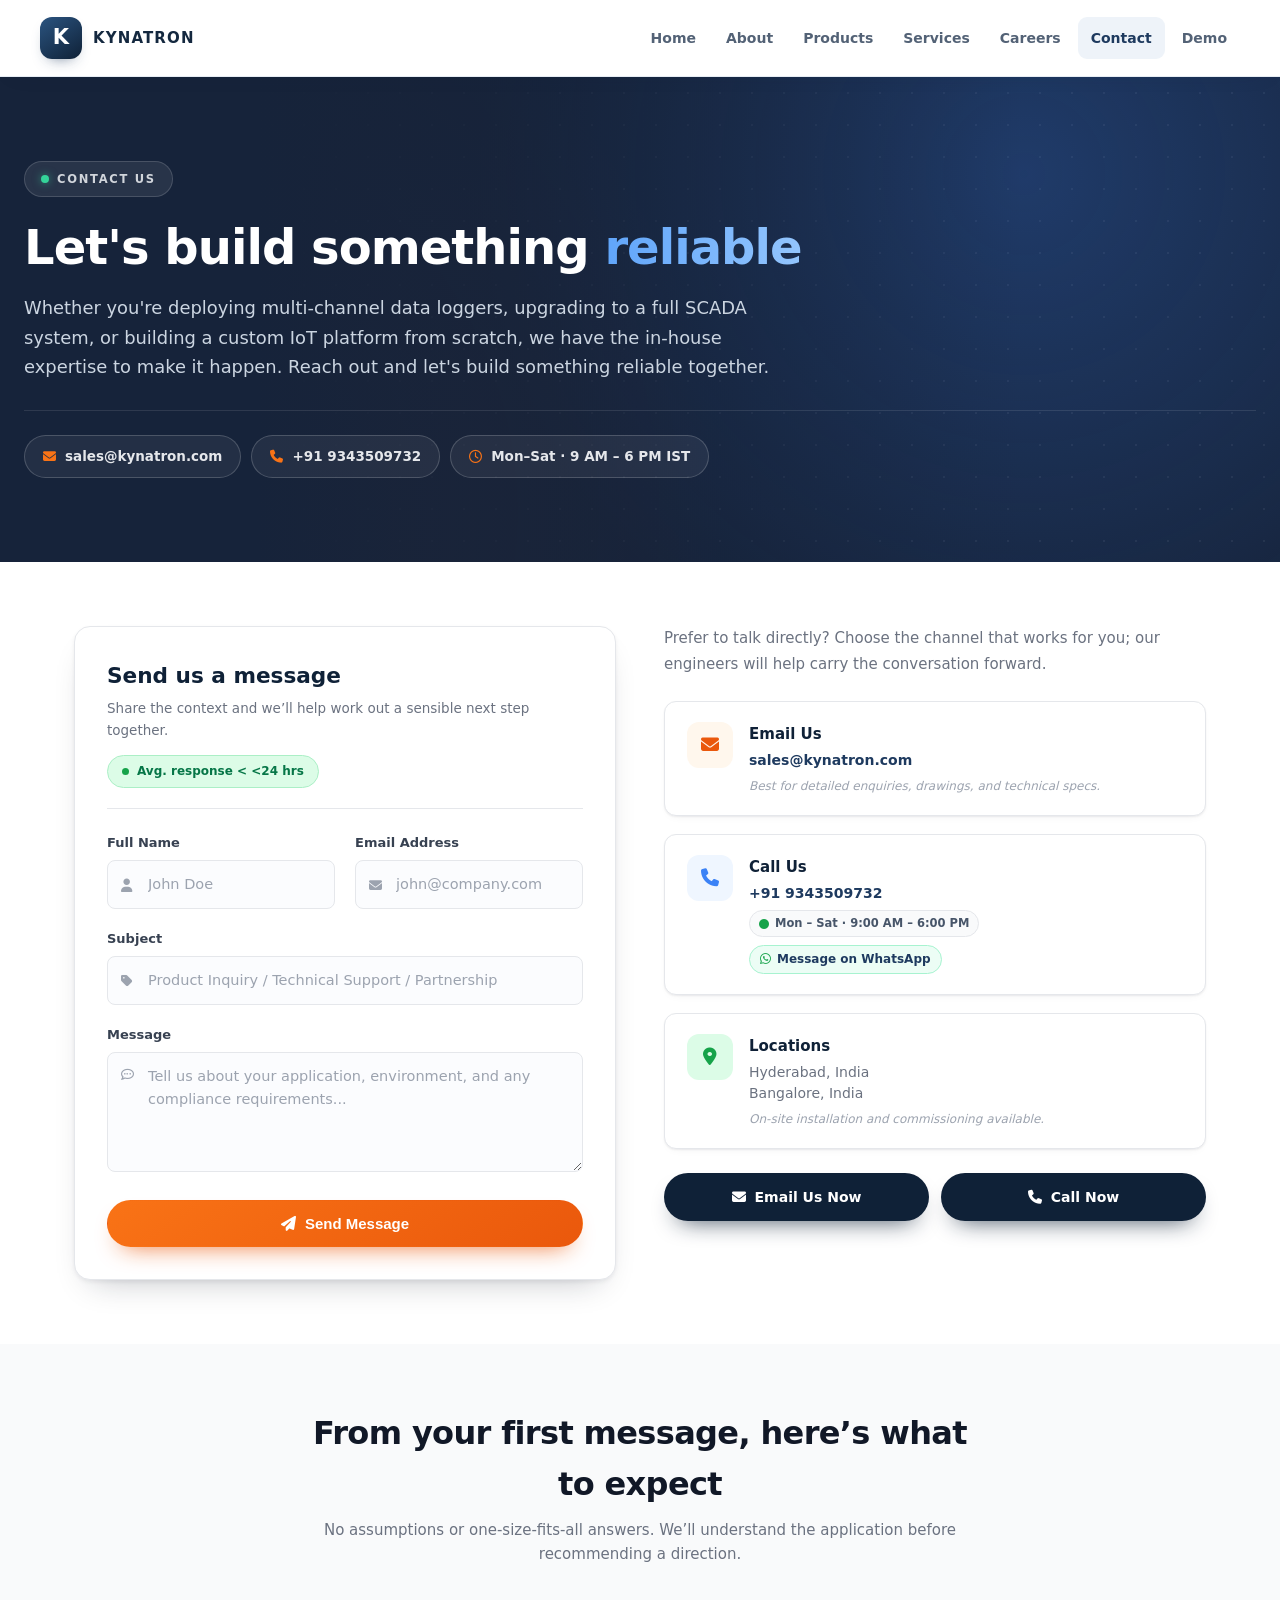
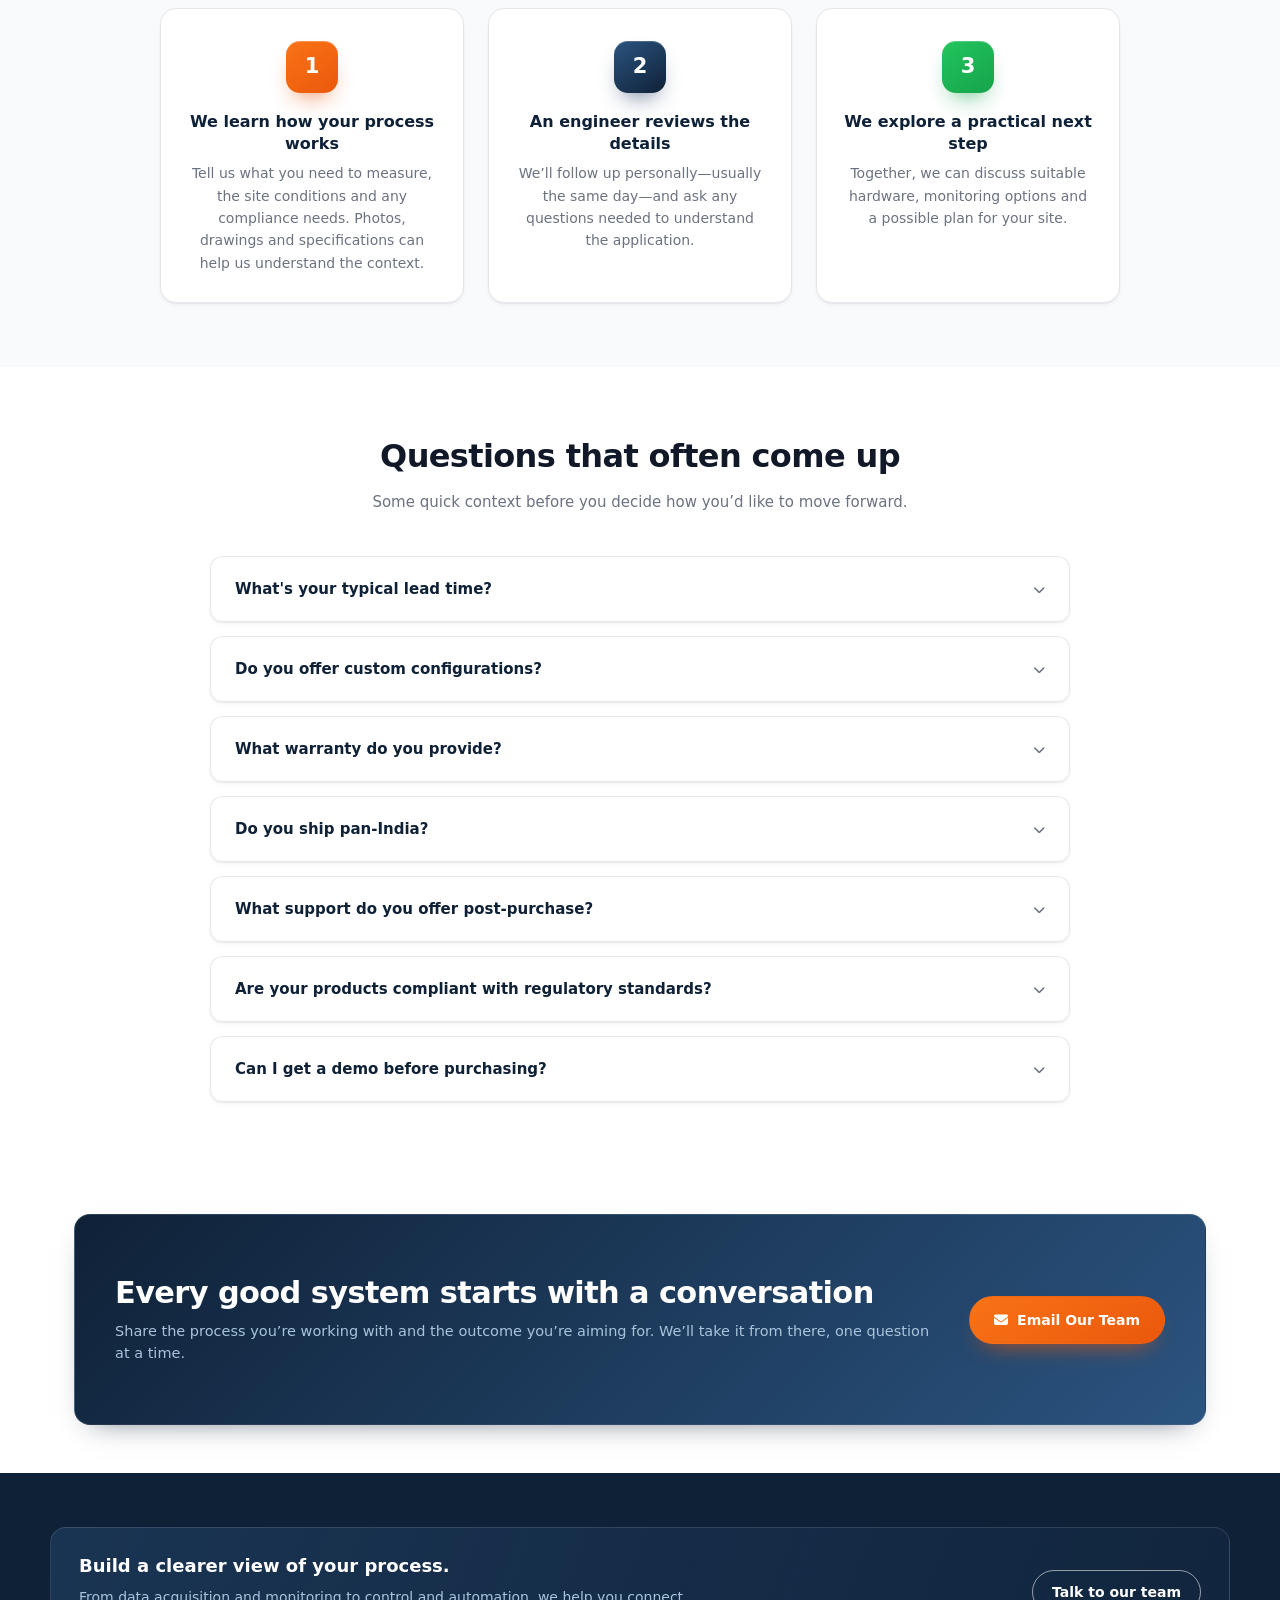
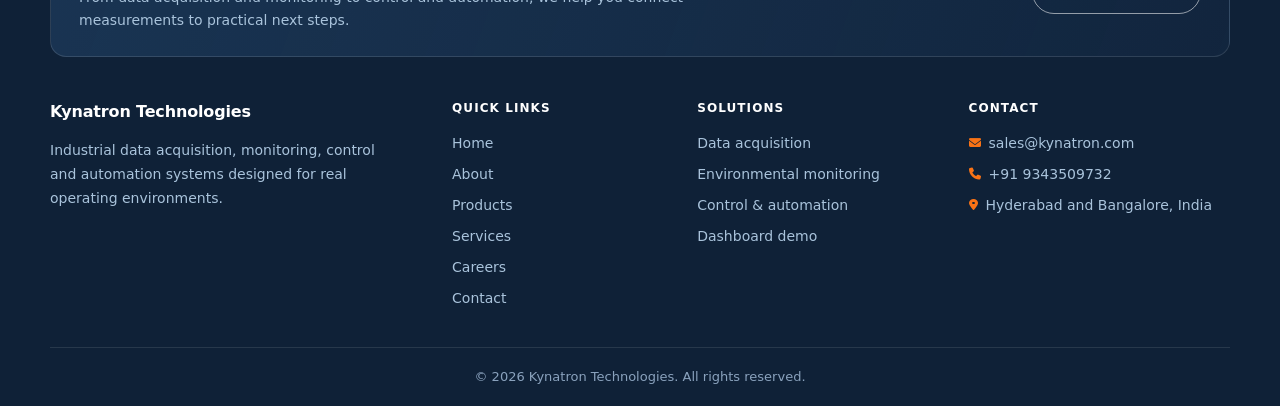
<file: contact.html>
<!DOCTYPE html>
<html lang="en">
<head>
    <meta charset="UTF-8">
    <link rel="icon" href="data:image/svg+xml,<svg xmlns='http://www.w3.org/2000/svg' viewBox='0 0 100 100'><rect width='100' height='100' rx='16' fill='%231e3a5f'/><text x='50' y='72' font-size='60' font-weight='800' fill='white' text-anchor='middle' font-family='Arial'>K</text></svg>">
    <meta name="viewport" content="width=device-width, initial-scale=1.0">
    <title>Contact Us | Kynatron Technologies — Get a Free Quote</title>
    <meta name="description" content="Contact Kynatron Technologies for industrial data logger quotes, custom SCADA solutions, or technical support. Work locations in Hyderabad and Bangalore, India.">
    <meta name="keywords" content="contact Kynatron, data logger quote, industrial monitoring inquiry, SCADA system quote, temperature logger India">
    <meta property="og:title" content="Contact Kynatron Technologies">
    <meta property="og:description" content="Get a free quote for data loggers, monitoring systems, or custom solutions. Work locations in Hyderabad and Bangalore, India.">
    <meta property="og:type" content="website">
    <link rel="stylesheet" href="https://cdnjs.cloudflare.com/ajax/libs/font-awesome/6.5.0/css/all.min.css">
    <style>
        /* ============================================================
           THEME CONSTANTS
           ============================================================ */
        :root{
            --navy:        #1e3a5f;
            --navy-900:    #0f2137;
            --navy-700:    #2b5480;
            --navy-50:     #eef3f9;
            --orange:      #ea580c;
            --orange-500:  #f97316;
            --orange-50:   #fff7ed;
            --blue:        #3b82f6;
            --blue-50:     #eff6ff;
            --green:       #16a34a;
            --green-50:    #dcfce7;
            --green-700:   #067647;
            --purple:      #7c3aed;
            --purple-50:   #f3e8ff;

            --ink:         #111827;
            --muted:       #6b7280;
            --line:        #e5e7eb;
            --bg:          #ffffff;
            --bg-gray:     #f9fafb;
            --card:        #ffffff;

            --radius-sm:   8px;
            --radius-md:   12px;
            --radius-lg:   16px;
            --shadow-sm:   0 1px 2px rgba(17,24,39,.06), 0 4px 12px -8px rgba(17,24,39,.15);
            --shadow-md:   0 2px 4px rgba(17,24,39,.06), 0 16px 32px -18px rgba(17,24,39,.30);
            --shadow-lg:   0 24px 48px -24px rgba(17,24,39,.45);
            --maxw:        1180px;
        }

        /* ============================================================
           BASE
           ============================================================ */
        *,*::before,*::after{box-sizing:border-box}
        html{scroll-behavior:smooth;-webkit-text-size-adjust:100%}
        body{
            margin:0;
            font-family:"Segoe UI",system-ui,-apple-system,"Helvetica Neue",Arial,sans-serif;
            color:var(--ink);
            background:var(--bg);
            line-height:1.6;
            -webkit-font-smoothing:antialiased;
        }
        a{color:inherit}
        img{max-width:100%;display:block}
        .container{max-width: var(--maxw, 1180px) !important;margin:0 auto;padding:0 24px}
        .ico{width:15px;height:15px;flex:none;stroke:currentColor;fill:none;stroke-width:1.8;stroke-linecap:round;stroke-linejoin:round}

        /* scroll progress */
        .scroll-progress{
            position:fixed;top:0;left:0;height:3px;width:0%;
            background:linear-gradient(90deg,var(--orange),var(--navy));
            z-index:120;transition:width .12s linear;
        }

        /* ============================================================
           NAVBAR
           ============================================================ */
        .navbar{
            position:sticky;top:0;z-index:100;
            background:#ffffff;
            border-bottom:1px solid var(--line);
            box-shadow:0 1px 2px rgba(17,24,39,.04);
        }
        .nav-container{
            display:flex;align-items:center;justify-content:space-between;
            height:70px;gap:20px;
        }
        .logo{
            display:inline-flex;align-items:center;gap:10px;
            text-decoration:none;flex:none;
        }
        .logo-mark-img{
            width:38px;height:38px;border-radius:10px;flex:none;
            background:linear-gradient(145deg,var(--navy-700),var(--navy-900));
            color:#fff;font-weight:800;font-size:19px;
            display:grid;place-items:center;
            box-shadow:0 6px 16px -8px rgba(30,58,95,.9);
        }
        .logo-text{
            font-weight:800;font-size:16px;letter-spacing:.06em;
            color:var(--navy-900);
        }
        .nav-links{display:flex;align-items:center;gap:6px}
        .nav-links a{
            text-decoration:none;
            font-size:14px;font-weight:600;color:#374151;
            padding:9px 14px;border-radius:8px;
            transition:color .18s,background .18s;
        }
        .nav-links a:hover{color:var(--navy);background:var(--navy-50)}
        .nav-links a.active{
            color:var(--navy);background:var(--navy-50);
        }
        .mobile-menu-btn{
            display:none;appearance:none;border:1px solid var(--line);
            background:#fff;border-radius:8px;cursor:pointer;
            width:40px;height:40px;font-size:18px;color:var(--navy);
        }

        /* ============================================================
           CUSTOM HERO
           ============================================================ */
        .custom-hero {
            position: relative;
            background-color: #16233a;
            background-image:
                radial-gradient(circle at 80% 20%, rgba(59, 130, 246, 0.25) 0%, transparent 50%),
                radial-gradient(circle at 8% 90%, rgba(234, 88, 12, 0.12) 0%, transparent 50%),
                radial-gradient(rgba(255, 255, 255, 0.06) 1px, transparent 1px);
            background-size: 100% 100%, 100% 100%, 32px 32px;
            padding: 72px 0 64px;
            color: #fff;
            overflow: hidden;
        }
        .custom-hero::after {
            content: "";
            position: absolute;
            top: 0; right: 0; bottom: 0; left: 0;
            background: linear-gradient(90deg, #16233a 20%, transparent 80%);
            pointer-events: none;
            z-index: 0;
        }

        /* ▼ CHANGED — mirrors index.html hero container
           (max-w-7xl = 80rem, px-4 → sm:px-6) so the badge, h1 and
           paragraph start at the exact same left edge on every width.
           !important is required because the base .container rule uses it. */
        .custom-hero .container {
            position: relative;
            z-index: 1;
            max-width: 80rem !important;   /* was 900px (ignored) / effectively 1180px */
            padding-left: 1rem;            /* px-4  */
            padding-right: 1rem;
        }
        @media (min-width: 640px) {
            .custom-hero .container {
                padding-left: 1.5rem;      /* sm:px-6 */
                padding-right: 1.5rem;
            }
        }
        /* ▲ END CHANGE */

        .hero-badge {
            display: inline-flex;
            align-items: center;
            gap: 8px;
            padding: 8px 16px;
            background: rgba(255, 255, 255, 0.08);
            border: 1px solid rgba(255, 255, 255, 0.15);
            border-radius: 999px;
            font-size: 11.5px;
            font-weight: 700;
            letter-spacing: 0.15em;
            text-transform: uppercase;
            color: #d1d5db;
            margin-bottom: 24px;
        }
        .hero-badge .dot {
            width: 8px; height: 8px;
            background-color: #34d399;
            border-radius: 50%;
            box-shadow: 0 0 8px rgba(52, 211, 153, 0.6);
        }
        .hero-title {
            font-size: clamp(2.2rem, 5vw, 3.5rem);
            font-weight: 800;
            line-height: 1.15;
            letter-spacing: -0.02em;
            margin: 0 0 18px;
            color: #ffffff;
        }
        .gradient-text {
            background: linear-gradient(90deg, #60a5fa, #93c5fd);
            -webkit-background-clip: text;
            -webkit-text-fill-color: transparent;
            background-clip: text;
        }
        .hero-p {
            font-size: clamp(1rem, 1.4vw, 1.15rem);
            color: #cbd5e1;
            line-height: 1.65;
            max-width: 780px;
            margin: 0;
        }

        /* ---- Hero quick-contact chips ---- */
        .hero-quick {
            display: flex;
            flex-wrap: wrap;
            gap: 10px;
            margin-top: 28px;
            padding-top: 24px;
            border-top: 1px solid rgba(255,255,255,.10);
        }
        .hero-quick-chip {
            display: inline-flex;
            align-items: center;
            gap: 9px;
            padding: 10px 18px;
            border-radius: 999px;
            background: rgba(255,255,255,.06);
            border: 1px solid rgba(255,255,255,.18);
            color: #e5e7eb;
            font-size: 13.5px;
            font-weight: 600;
            text-decoration: none;
            transition: all .2s ease;
            white-space: nowrap;
        }
        .hero-quick-chip i {
            color: var(--orange-500);
            font-size: 13px;
        }
        .hero-quick-chip:hover {
            background: rgba(255,255,255,.12);
            border-color: rgba(255,255,255,.35);
            transform: translateY(-1px);
        }
        .hero-quick-chip.is-static {
            cursor: default;
        }
        .hero-quick-chip.is-static:hover {
            transform: none;
            background: rgba(255,255,255,.06);
            border-color: rgba(255,255,255,.18);
        }

        /* ============================================================
           SECTIONS & LAYOUT
           ============================================================ */
        .section{padding:64px 0}
        .section-gray{background:var(--bg-gray)}
        .section-header{text-align:center;max-width:680px;margin:0 auto 42px}
        .section-header h2{
            margin:0 0 8px;font-size:clamp(1.5rem,2.8vw,2rem);
            letter-spacing:-.02em;font-weight:800;
        }
        .section-header p{margin:0;color:var(--muted);font-size:15px}

        /* ============================================================
           CONTACT GRID
           ============================================================ */
        .contact-grid {
            display: grid;
            grid-template-columns: 1fr 1fr;
            gap: 48px;
            align-items: start;
        }

        /* Contact Form */
        .contact-form-wrap {
            background: #ffffff;
            padding: 32px;
            border-radius: var(--radius-lg);
            box-shadow: var(--shadow-md);
            border: 1px solid var(--line);
        }
        .form-header {
            display: flex;
            align-items: flex-start;
            justify-content: space-between;
            gap: 14px;
            margin-bottom: 24px;
            flex-wrap: wrap;
            padding-bottom: 20px;
            border-bottom: 1px solid var(--line);
        }
        .form-header h3 {
            margin: 0 0 4px;
            font-size: 1.35rem;
            font-weight: 700;
            color: var(--navy-900);
        }
        .form-sub {
            margin: 0;
            font-size: 13.5px;
            color: var(--muted);
        }
        .response-badge {
            display: inline-flex;
            align-items: center;
            gap: 8px;
            padding: 6px 14px;
            border-radius: 999px;
            background: var(--green-50);
            color: var(--green-700);
            font-size: 12px;
            font-weight: 700;
            border: 1px solid #abefc6;
            white-space: nowrap;
            align-self: flex-start;
        }
        .pulse-dot {
            width: 7px;
            height: 7px;
            border-radius: 50%;
            background: var(--green);
            box-shadow: 0 0 0 0 rgba(22, 163, 74, 0.7);
            animation: pulseRing 2s cubic-bezier(0.4, 0, 0.6, 1) infinite;
        }
        @keyframes pulseRing {
            0%   { box-shadow: 0 0 0 0 rgba(22, 163, 74, 0.7); }
            75%  { box-shadow: 0 0 0 8px rgba(22, 163, 74, 0); }
            100% { box-shadow: 0 0 0 0 rgba(22, 163, 74, 0); }
        }

        .form-group {
            margin-bottom: 20px;
        }
        .form-row {
            display: grid;
            grid-template-columns: 1fr 1fr;
            gap: 20px;
        }
        .form-group label {
            display: block;
            font-size: 13px;
            font-weight: 600;
            color: #374151;
            margin-bottom: 6px;
        }
        .form-control {
            width: 100%;
            padding: 12px 16px;
            font: inherit;
            font-size: 14.5px;
            color: var(--ink);
            background: #fbfcfe;
            border: 1px solid var(--line);
            border-radius: var(--radius-sm);
            transition: border-color .18s, box-shadow .18s, background .18s;
        }
        .form-control::placeholder { color: #9ca3af; }
        .form-control:focus {
            outline: none;
            background: #ffffff;
            border-color: var(--navy);
            box-shadow: 0 0 0 3px rgba(30, 58, 95, 0.14);
        }

        /* Icon inside input */
        .input-with-icon {
            position: relative;
        }
        .input-with-icon > i {
            position: absolute;
            left: 14px;
            top: 50%;
            transform: translateY(-50%);
            color: #9ca3af;
            font-size: 13px;
            pointer-events: none;
            transition: color .18s;
        }
        .input-with-icon .form-control {
            padding-left: 40px;
        }
        .input-with-icon:focus-within > i {
            color: var(--navy);
        }
        .input-with-icon.is-textarea > i {
            top: 16px;
            transform: none;
        }
        .input-with-icon.is-textarea .form-control {
            padding-left: 40px;
            padding-top: 12px;
        }

        textarea.form-control {
            resize: vertical;
            min-height: 120px;
        }
        .contact-form-wrap .btn {
            width: 100%;
            justify-content: center;
            padding: 14px;
            font-size: 15px;
        }

        /* Contact Details */
        .contact-details {
            display: flex;
            flex-direction: column;
            gap: 18px;
        }
        .contact-intro {
            font-size: 15px;
            color: var(--muted);
            line-height: 1.7;
            margin: 0 0 6px;
        }
        .info-card {
            display: flex;
            align-items: flex-start;
            gap: 16px;
            padding: 20px 22px;
            background: #ffffff;
            border: 1px solid var(--line);
            border-radius: var(--radius-md);
            box-shadow: var(--shadow-sm);
            transition: transform .2s ease, box-shadow .2s ease, border-color .2s ease;
        }
        .info-card:hover {
            transform: translateY(-2px);
            box-shadow: var(--shadow-md);
            border-color: #cfdcea;
        }
        .info-icon {
            width: 46px;
            height: 46px;
            border-radius: 12px;
            background: var(--navy-50);
            color: var(--navy);
            display: grid;
            place-items: center;
            font-size: 18px;
            flex-shrink: 0;
        }
        .info-icon.orange { background: var(--orange-50); color: var(--orange); }
        .info-icon.blue { background: var(--blue-50); color: var(--blue); }
        .info-icon.green { background: var(--green-50); color: var(--green); }
        .info-content { flex: 1; min-width: 0; }
        .info-content h4 {
            margin: 0 0 4px;
            font-size: 15px;
            font-weight: 700;
            color: var(--navy-900);
        }
        .info-content p {
            margin: 0;
            font-size: 14px;
            color: var(--muted);
            line-height: 1.5;
            word-break: break-word;
        }
        .info-content a {
            color: var(--navy);
            font-weight: 600;
            text-decoration: none;
            transition: color .18s;
        }
        .info-content a:hover {
            color: var(--orange);
        }
        .info-meta {
            margin-top: 6px !important;
            font-size: 12px !important;
            color: #9ca3af !important;
            font-style: italic;
        }
        .info-hours {
            display: inline-flex;
            align-items: center;
            gap: 6px;
            margin-top: 6px;
            padding: 3px 9px;
            border-radius: 999px;
            background: var(--bg-gray);
            border: 1px solid var(--line);
            font-size: 11.5px;
            font-weight: 600;
            color: #475569;
        }
        .info-hours i { color: var(--green); font-size: 10px; }

        /* WhatsApp link inside Call card */
        .info-extra {
            display: inline-flex;
            align-items: center;
            gap: 6px;
            margin-top: 8px;
            padding: 4px 10px;
            border-radius: 999px;
            background: #ecfdf5;
            border: 1px solid #a7f3d0;
            color: #047857;
            font-size: 12px;
            font-weight: 700;
            text-decoration: none;
            transition: all .18s ease;
        }
        .info-extra:hover {
            background: #d1fae5;
            border-color: #6ee7b7;
            color: #065f46;
        }
        .info-extra i { color: #16a34a; font-size: 12px; }

        /* Bottom CTA pair */
        .info-cta-row {
            display: flex;
            gap: 12px;
            margin-top: 6px;
            flex-wrap: wrap;
        }
        .info-cta-row a {
            flex: 1;
            min-width: 160px;
            justify-content: center;
        }

        /* ============================================================
           WHAT HAPPENS NEXT
           ============================================================ */
        .next-steps {
            display: grid;
            grid-template-columns: repeat(3, 1fr);
            gap: 24px;
            max-width: 960px;
            margin: 0 auto;
        }
        .next-step {
            position: relative;
            background: #ffffff;
            border: 1px solid var(--line);
            border-radius: var(--radius-lg);
            padding: 32px 26px 28px;
            box-shadow: var(--shadow-sm);
            transition: transform .22s ease, box-shadow .22s ease, border-color .22s ease;
            text-align: center;
        }
        .next-step:hover {
            transform: translateY(-3px);
            box-shadow: var(--shadow-md);
            border-color: #cfdcea;
        }
        .step-num {
            width: 52px;
            height: 52px;
            border-radius: 14px;
            background: linear-gradient(145deg, var(--orange-500), var(--orange));
            color: #fff;
            display: grid;
            place-items: center;
            font-size: 21px;
            font-weight: 800;
            margin: 0 auto 18px;
            box-shadow: 0 12px 24px -12px rgba(234, 88, 12, 0.9), inset 0 1px 0 rgba(255,255,255,.25);
        }
        .next-step:nth-child(2) .step-num {
            background: linear-gradient(145deg, var(--navy-700), var(--navy-900));
            box-shadow: 0 12px 24px -12px rgba(30, 58, 95, 0.9), inset 0 1px 0 rgba(255,255,255,.18);
        }
        .next-step:nth-child(3) .step-num {
            background: linear-gradient(145deg, #22c55e, var(--green));
            box-shadow: 0 12px 24px -12px rgba(22, 163, 74, 0.9), inset 0 1px 0 rgba(255,255,255,.22);
        }
        .next-step h3 {
            margin: 0 0 8px;
            font-size: 16px;
            font-weight: 700;
            color: var(--navy-900);
            line-height: 1.35;
        }
        .next-step p {
            margin: 0;
            font-size: 14px;
            color: var(--muted);
            line-height: 1.6;
        }

        /* ============================================================
           FAQ ACCORDION
           ============================================================ */
        .faq-grid {
            display: grid;
            gap: 14px;
            max-width: 860px;
            margin: 0 auto;
        }
        .faq-item {
            background: #ffffff;
            border: 1px solid var(--line);
            border-radius: var(--radius-md);
            box-shadow: var(--shadow-sm);
            overflow: hidden;
            transition: box-shadow .25s ease, border-color .25s ease;
        }
        .faq-item:hover {
            border-color: #cfdcea;
        }
        .faq-item[open] {
            box-shadow: var(--shadow-md);
            border-color: rgba(30, 58, 95, 0.25);
        }
        .faq-question {
            display: flex;
            align-items: center;
            justify-content: space-between;
            padding: 20px 24px;
            cursor: pointer;
            font-weight: 700;
            font-size: 15px;
            color: var(--navy-900);
            list-style: none;
            user-select: none;
            gap: 16px;
            transition: background .18s ease;
        }
        .faq-question:hover {
            background: #fbfcfe;
        }
        .faq-item[open] .faq-question {
            background: var(--navy-50);
            color: var(--navy);
        }
        .faq-question::-webkit-details-marker {
            display: none;
        }
        .faq-question::after {
            content: '\f078';
            font-family: 'Font Awesome 6 Free';
            font-weight: 900;
            font-size: 12px;
            color: var(--muted);
            transition: transform .3s ease, color .18s;
            flex-shrink: 0;
        }
        .faq-item[open] .faq-question::after {
            transform: rotate(180deg);
            color: var(--navy);
        }
        .faq-answer {
            padding: 4px 24px 20px;
            font-size: 14.5px;
            color: var(--muted);
            line-height: 1.7;
            border-top: 1px solid var(--line);
            padding-top: 16px;
            margin: 0 24px;
            padding-left: 0;
            padding-right: 0;
        }
        .faq-answer a {
            color: var(--navy);
            font-weight: 600;
            text-decoration: none;
        }
        .faq-answer a:hover {
            text-decoration: underline;
        }

        /* ============================================================
           BUTTONS
           ============================================================ */
        .btn{
            display:inline-flex;align-items:center;gap:9px;
            text-decoration:none;font-weight:650;font-size:14px;
            padding:12px 24px;border-radius:999px;
            transition:transform .18s,box-shadow .18s,background .18s,color .18s,border-color .18s;
            border:1px solid transparent;cursor:pointer;
        }
        .btn-primary{
            background:linear-gradient(145deg,var(--orange-500),var(--orange));
            color:#fff;box-shadow:0 12px 24px -14px rgba(234,88,12,.95);
        }
        .btn-primary:hover{transform:translateY(-2px);box-shadow:0 18px 30px -14px rgba(234,88,12,1)}
        .btn-dark{
            background:var(--navy-900);color:#fff;
            box-shadow:0 12px 24px -14px rgba(15,33,55,.95);
        }
        .btn-dark:hover{transform:translateY(-2px);background:var(--navy);box-shadow:0 18px 30px -14px rgba(15,33,55,1)}
        .btn-outline{
            background:transparent;color:#fff;
            border-color:rgba(255,255,255,.55);
        }
        .btn-outline:hover{background:rgba(255,255,255,.12);border-color:#fff;transform:translateY(-2px)}

        /* ============================================================
           CTA SECTION
           ============================================================ */
        .cta-section{
            background:linear-gradient(130deg,#12243a,var(--navy) 62%,var(--navy-700));
            color:#fff;text-align:center;padding:56px 24px;
        }
        .cta-section h2{margin:0 0 10px;font-size:clamp(1.4rem,2.6vw,1.9rem);letter-spacing:-.02em;font-weight:800}
        .cta-section p{margin:0 auto 24px;max-width:620px;color:#bed2e6;font-size:14.5px}

        /* ============================================================
           FOOTER
           ============================================================ */
        .footer{
            background:#0f2137;color:#c6d3e2;
            padding:56px 0 0;margin-top:0;
        }
        .footer-cta{
            display:flex;flex-wrap:wrap;align-items:center;justify-content:space-between;
            gap:20px;padding:26px 28px;margin-bottom:40px;
            border-radius:var(--radius-lg);
            background:linear-gradient(130deg,rgba(59,130,246,.18),rgba(30,58,95,.35));
            border:1px solid rgba(255,255,255,.08);
        }
        .footer-cta strong{display:block;color:#fff;font-size:1.05rem;margin-bottom:4px}
        .footer-cta p{margin:0;font-size:14px;color:#a9c3db;max-width:560px}
        .footer-cta-btn{flex:none}

        .footer-grid{
            display:grid;
            grid-template-columns:1.4fr 1fr 1fr 1.2fr;
            gap:36px;
            padding:0 0 40px;
        }
        .footer-brand{margin:0 0 10px;color:#fff;font-size:16px;letter-spacing:-.01em}
        .footer-intro{margin:0;font-size:13.5px;color:#a9c3db;max-width:320px}
        .footer-grid h4{
            margin:0 0 14px;color:#fff;font-size:13px;
            letter-spacing:.08em;text-transform:uppercase;font-weight:700;
        }
        .footer-grid ul{list-style:none;margin:0;padding:0;display:flex;flex-direction:column;gap:9px}
        .footer-grid ul li{font-size:13.5px;color:#a9c3db;display:flex;align-items:center;gap:8px}
        .footer-grid ul li i{color:var(--orange-500);font-size:12px}
        .footer-grid a{
            color:#a9c3db;text-decoration:none;
            transition:color .18s;
        }
        .footer-grid a:hover{color:#fff}
        .footer-bottom{
            border-top:1px solid rgba(255,255,255,.10);
            padding:20px 0;text-align:center;
            font-size:12.5px;color:#8aa2bd;
        }

        /* back to top */
        .back-to-top{
            position:fixed;right:22px;bottom:22px;z-index:90;
            width:44px;height:44px;border-radius:50%;
            background:var(--navy);color:#fff;border:0;cursor:pointer;
            display:grid;place-items:center;font-size:15px;
            box-shadow:0 12px 24px -12px rgba(30,58,95,.9);
            opacity:0;visibility:hidden;transform:translateY(8px);
            transition:opacity .25s,transform .25s,visibility .25s;
        }
        .back-to-top.show{opacity:1;visibility:visible;transform:none}
        .back-to-top:hover{background:var(--navy-900)}

        /* ============================================================
           RESPONSIVE
           ============================================================ */
        @media (max-width:960px){
            .footer-grid{grid-template-columns:1fr 1fr;gap:28px}
            .contact-grid{grid-template-columns:1fr;gap:36px}
            .next-steps{grid-template-columns:1fr;max-width:520px}
        }
        @media (max-width:860px){
            .nav-links{
                display:none;position:absolute;top:70px;left:0;right:0;
                flex-direction:column;align-items:stretch;gap:2px;
                background:#fff;border-bottom:1px solid var(--line);
                padding:14px 18px;box-shadow:0 16px 24px -20px rgba(0,0,0,.35);
            }
            .nav-links.open{display:flex}
            .nav-links a{padding:11px 12px}
            .mobile-menu-btn{display:grid;place-items:center}
        }
        @media (max-width:640px){
            .footer-grid{grid-template-columns:1fr}
            .footer-cta{flex-direction:column;align-items:flex-start}
            .custom-hero{padding:56px 0 52px}
            .hero-quick{gap:8px}
            .hero-quick-chip{padding:8px 14px;font-size:12.5px}
            .contact-form-wrap{padding:22px}
            .form-row{grid-template-columns:1fr}
            .form-header{flex-direction:column;align-items:flex-start}
            .response-badge{align-self:flex-start}
            .info-cta-row a{min-width: 0}
        }
        @media (prefers-reduced-motion:reduce){
            *{animation:none !important;transition:none !important;scroll-behavior:auto}
        }
    </style>
    <link rel="stylesheet" href="css/site-shell.css">
</head>
<body class="kt-page">

<!-- progress bar -->
<div class="scroll-progress" aria-hidden="true"></div>

<!-- ============ NAVBAR ============ -->
<header class="kt-site-header">
    <nav class="kt-nav-inner" aria-label="Main navigation">
        <a href="index.html" class="kt-brand" aria-label="Kynatron Technologies home">
            <span class="kt-brand-mark" aria-hidden="true">K</span>
            <span class="kt-brand-name">KYNATRON</span>
        </a>
        <div class="kt-nav-links" id="nav-links">
            <a href="index.html">Home</a>
            <a href="about.html">About</a>
            <a href="products.html">Products</a>
            <a href="services.html">Services</a>
            <a href="careers.html">Careers</a>
            <a href="contact.html" aria-current="page">Contact</a>
            <a href="dashboard-demo.html">Demo</a>
        </div>
        <button class="kt-menu-toggle" id="mobile-menu-btn" type="button" aria-label="Toggle menu" aria-expanded="false" aria-controls="nav-links">&#9776;</button>
    </nav>
</header>

<!-- ============ CUSTOM HERO ============ -->
<section class="custom-hero">
    <div class="container">
        <div class="hero-badge">
            <span class="dot"></span>
            Contact Us
        </div>
        <h1 class="hero-title">
            Let's build something <span class="gradient-text">reliable</span>
        </h1>
        <p class="hero-p">
            Whether you're deploying multi-channel data loggers, upgrading to a full SCADA system, or building a custom IoT platform from scratch, we have the in-house expertise to make it happen. Reach out and let's build something reliable together.
        </p>

        <!-- Quick-contact chips -->
        <div class="hero-quick">
            <a href="mailto:sales@kynatron.com" class="hero-quick-chip">
                <i class="fa-solid fa-envelope"></i>
                <span>sales@kynatron.com</span>
            </a>
            <a href="tel:+919345309732" class="hero-quick-chip">
                <i class="fa-solid fa-phone"></i>
                <span>+91 9343509732</span>
            </a>
            <span class="hero-quick-chip is-static">
                <i class="fa-regular fa-clock"></i>
                <span>Mon–Sat · 9 AM – 6 PM IST</span>
            </span>
        </div>
    </div>
</section>

<!-- ============ CONTACT SECTION ============ -->
<main class="section">
    <div class="container">
        <div class="contact-grid">

            <!-- Left: Contact Form -->
            <div class="contact-form-wrap">
                <div class="form-header">
                    <div>
                        <h3>Send us a message</h3>
                        <p class="form-sub">Share the context and we’ll help work out a sensible next step together.</p>
                    </div>
                    <span class="response-badge">
                        <span class="pulse-dot" aria-hidden="true"></span>
                        Avg. response &lt; <24 hrs
                    </span>
                </div>

                <form action="mailto:sales@kynatron.com" method="post" enctype="text/plain">
                    <div class="form-row">
                        <div class="form-group">
                            <label for="name">Full Name</label>
                            <div class="input-with-icon">
                                <i class="fa-solid fa-user" aria-hidden="true"></i>
                                <input type="text" id="name" name="name" class="form-control" placeholder="John Doe" required>
                            </div>
                        </div>
                        <div class="form-group">
                            <label for="email">Email Address</label>
                            <div class="input-with-icon">
                                <i class="fa-solid fa-envelope" aria-hidden="true"></i>
                                <input type="email" id="email" name="email" class="form-control" placeholder="john@company.com" required>
                            </div>
                        </div>
                    </div>
                    <div class="form-group">
                        <label for="subject">Subject</label>
                        <div class="input-with-icon">
                            <i class="fa-solid fa-tag" aria-hidden="true"></i>
                            <input type="text" id="subject" name="subject" class="form-control" placeholder="Product Inquiry / Technical Support / Partnership" required>
                        </div>
                    </div>
                    <div class="form-group">
                        <label for="message">Message</label>
                        <div class="input-with-icon is-textarea">
                            <i class="fa-regular fa-comment-dots" aria-hidden="true"></i>
                            <textarea id="message" name="message" class="form-control" placeholder="Tell us about your application, environment, and any compliance requirements..." required></textarea>
                        </div>
                    </div>
                    <button type="submit" class="btn btn-primary">
                        <i class="fa-solid fa-paper-plane" aria-hidden="true"></i>
                        Send Message
                    </button>
                </form>
            </div>

            <!-- Right: Contact Details -->
            <div class="contact-details">
                <p class="contact-intro">
                    Prefer to talk directly? Choose the channel that works for you; our engineers will help carry the conversation forward.
                </p>

                <div class="info-card">
                    <div class="info-icon orange">
                        <i class="fa-solid fa-envelope" aria-hidden="true"></i>
                    </div>
                    <div class="info-content">
                        <h4>Email Us</h4>
                        <p><a href="mailto:sales@kynatron.com">sales@kynatron.com</a></p>
                        <p class="info-meta">Best for detailed enquiries, drawings, and technical specs.</p>
                    </div>
                </div>

                <div class="info-card">
                    <div class="info-icon blue">
                        <i class="fa-solid fa-phone" aria-hidden="true"></i>
                    </div>
                    <div class="info-content">
                        <h4>Call Us</h4>
                        <p><a href="tel:+919345309732">+91 9343509732</a></p>
                        <span class="info-hours">
                            <i class="fa-solid fa-circle" aria-hidden="true"></i>
                            Mon – Sat · 9:00 AM – 6:00 PM
                        </span>
                        <br>
                        <a href="https://wa.me/919343509732" target="_blank" rel="noopener" class="info-extra">
                            <i class="fa-brands fa-whatsapp" aria-hidden="true"></i>
                            Message on WhatsApp
                        </a>
                    </div>
                </div>

                <div class="info-card">
                    <div class="info-icon green">
                        <i class="fa-solid fa-location-dot" aria-hidden="true"></i>
                    </div>
                    <div class="info-content">
                        <h4>Locations</h4>
                        <p>Hyderabad, India</p>
                        <p>Bangalore, India</p>
                        <p class="info-meta">On-site installation and commissioning available.</p>
                    </div>
                </div>

                <div class="info-cta-row">
                    <a href="mailto:sales@kynatron.com" class="btn btn-dark">
                        <i class="fa-solid fa-envelope" aria-hidden="true"></i> Email Us Now
                    </a>
                    <a href="tel:+919345309732" class="btn btn-dark">
                        <i class="fa-solid fa-phone" aria-hidden="true"></i> Call Now
                    </a>
                </div>
            </div>

        </div>
    </div>
</main>

<!-- ============ WHAT HAPPENS NEXT ============ -->
<section class="section section-gray">
    <div class="container">
        <div class="section-header">
            <h2>From your first message, here’s what to expect</h2>
            <p>No assumptions or one-size-fits-all answers. We’ll understand the application before recommending a direction.</p>
        </div>

        <div class="next-steps">
            <div class="next-step">
                <div class="step-num" aria-hidden="true">1</div>
                <h3>We learn how your process works</h3>
                <p>Tell us what you need to measure, the site conditions and any compliance needs. Photos, drawings and specifications can help us understand the context.</p>
            </div>
            <div class="next-step">
                <div class="step-num" aria-hidden="true">2</div>
                <h3>An engineer reviews the details</h3>
                <p>We’ll follow up personally—usually the same day—and ask any questions needed to understand the application.</p>
            </div>
            <div class="next-step">
                <div class="step-num" aria-hidden="true">3</div>
                <h3>We explore a practical next step</h3>
                <p>Together, we can discuss suitable hardware, monitoring options and a possible plan for your site.</p>
            </div>
        </div>
    </div>
</section>

<!-- ============ FAQ SECTION ============ -->
<section class="section">
    <div class="container">
        <div class="section-header">
            <h2>Questions that often come up</h2>
            <p>Some quick context before you decide how you’d like to move forward.</p>
        </div>

        <div class="faq-grid">
            <details class="faq-item">
                <summary class="faq-question">What's your typical lead time?</summary>
                <div class="faq-answer">
                    Standard configurations ship within 7–10 business days. Custom builds take 3–4 weeks depending on complexity and specifications.
                </div>
            </details>

            <details class="faq-item">
                <summary class="faq-question">Do you offer custom configurations?</summary>
                <div class="faq-answer">
                    Absolutely. Custom channel counts, sensor types, enclosure designs, and firmware modifications are our specialty. Tell us your application and we'll design a solution.
                </div>
            </details>

            <details class="faq-item">
                <summary class="faq-question">What warranty do you provide?</summary>
                <div class="faq-answer">
                    All products come with a 1-year comprehensive warranty covering hardware defects. Extended 5-year plans are also available.
                </div>
            </details>

            <details class="faq-item">
                <summary class="faq-question">Do you ship pan-India?</summary>
                <div class="faq-answer">
                    Yes — we ship across India and internationally. Domestic delivery takes 3–5 days via premium courier with tracking. On-site installation and commissioning available for bulk orders.
                </div>
            </details>

            <details class="faq-item">
                <summary class="faq-question">What support do you offer post-purchase?</summary>
                <div class="faq-answer">
                    Lifetime technical support via phone/email, free firmware updates, and annual calibration services at nominal cost.
                </div>
            </details>

            <details class="faq-item">
                <summary class="faq-question">Are your products compliant with regulatory standards?</summary>
                <div class="faq-answer">
                    Yes — 21 CFR Part 11 (pharma), HACCP (food) and calibration certificates are included with every unit.
                </div>
            </details>

            <details class="faq-item">
                <summary class="faq-question">Can I get a demo before purchasing?</summary>
                <div class="faq-answer">
                    Absolutely. We offer live online demos and can arrange on-site demonstrations for bulk requirements. <a href="mailto:sales@kynatron.com">Request a demo →</a>
                </div>
            </details>
        </div>
    </div>
</section>

<!-- ============ CTA ============ -->
<section class="cta-section">
    <div class="container">
        <div class="kt-cta-copy">
            <h2>Every good system starts with a conversation</h2>
            <p>Share the process you’re working with and the outcome you’re aiming for. We’ll take it from there, one question at a time.</p>
        </div>
        <a href="mailto:sales@kynatron.com" class="btn btn-primary"><i class="fa-solid fa-envelope"></i> Email Our Team</a>
    </div>
</section>

<!-- ============ FOOTER ============ -->
<footer class="kt-site-footer">
    <div class="container">
        <div class="footer-cta">
            <div>
                <strong>Build a clearer view of your process.</strong>
                <p>From data acquisition and monitoring to control and automation, we help you connect measurements to practical next steps.</p>
            </div>
            <a href="contact.html" class="footer-cta-btn">Talk to our team</a>
        </div>
        <div class="footer-grid">
            <div>
                <h3 class="footer-brand">Kynatron Technologies</h3>
                <p class="footer-intro">Industrial data acquisition, monitoring, control and automation systems designed for real operating environments.</p>
            </div>
            <div>
                <h4>Quick Links</h4>
                <ul>
                    <li><a href="index.html">Home</a></li>
                    <li><a href="about.html">About</a></li>
                    <li><a href="products.html">Products</a></li>
                    <li><a href="services.html">Services</a></li>
                    <li><a href="careers.html">Careers</a></li>
                    <li><a href="contact.html">Contact</a></li>
                </ul>
            </div>
            <div>
                <h4>Solutions</h4>
                <ul>
                    <li><a href="products.html">Data acquisition</a></li>
                    <li><a href="products.html">Environmental monitoring</a></li>
                    <li><a href="products.html">Control &amp; automation</a></li>
                    <li><a href="dashboard-demo.html">Dashboard demo</a></li>
                </ul>
            </div>
            <div>
                <h4>Contact</h4>
                <ul>
                    <li><i class="fa-solid fa-envelope"></i> <a href="mailto:sales@kynatron.com">sales@kynatron.com</a></li>
                    <li><i class="fa-solid fa-phone"></i> <a href="tel:+919343509732">+91 9343509732</a></li>
                    <li><i class="fa-solid fa-location-dot"></i> Hyderabad and Bangalore, India</li>
                </ul>
            </div>
        </div>
        <div class="footer-bottom">
            <p>&copy; 2026 Kynatron Technologies. All rights reserved.</p>
        </div>
    </div>
</footer>

<button id="back-to-top" class="back-to-top" aria-label="Back to top"><i class="fa-solid fa-chevron-up"></i></button>

<script>
(function () {
    "use strict";

    /* ============================================================
       THEME SCRIPTS
       ============================================================ */
    const progress = document.querySelector('.scroll-progress');
    function updateProgress() {
        const h = document.documentElement;
        const scrolled = h.scrollTop / (h.scrollHeight - h.clientHeight) * 100;
        if (progress) progress.style.width = (scrolled || 0) + '%';
    }
    window.addEventListener('scroll', updateProgress, { passive: true });
    updateProgress();

    const backTop = document.getElementById('back-to-top');
    if (backTop) {
        window.addEventListener('scroll', function () {
            if (window.scrollY > 400) backTop.classList.add('show');
            else backTop.classList.remove('show');
        }, { passive: true });
        backTop.addEventListener('click', function () {
            window.scrollTo({ top: 0, behavior: 'smooth' });
        });
    }
})();
</script>
<script src="js/site-shell.js"></script>

</body>
</html>
</file>
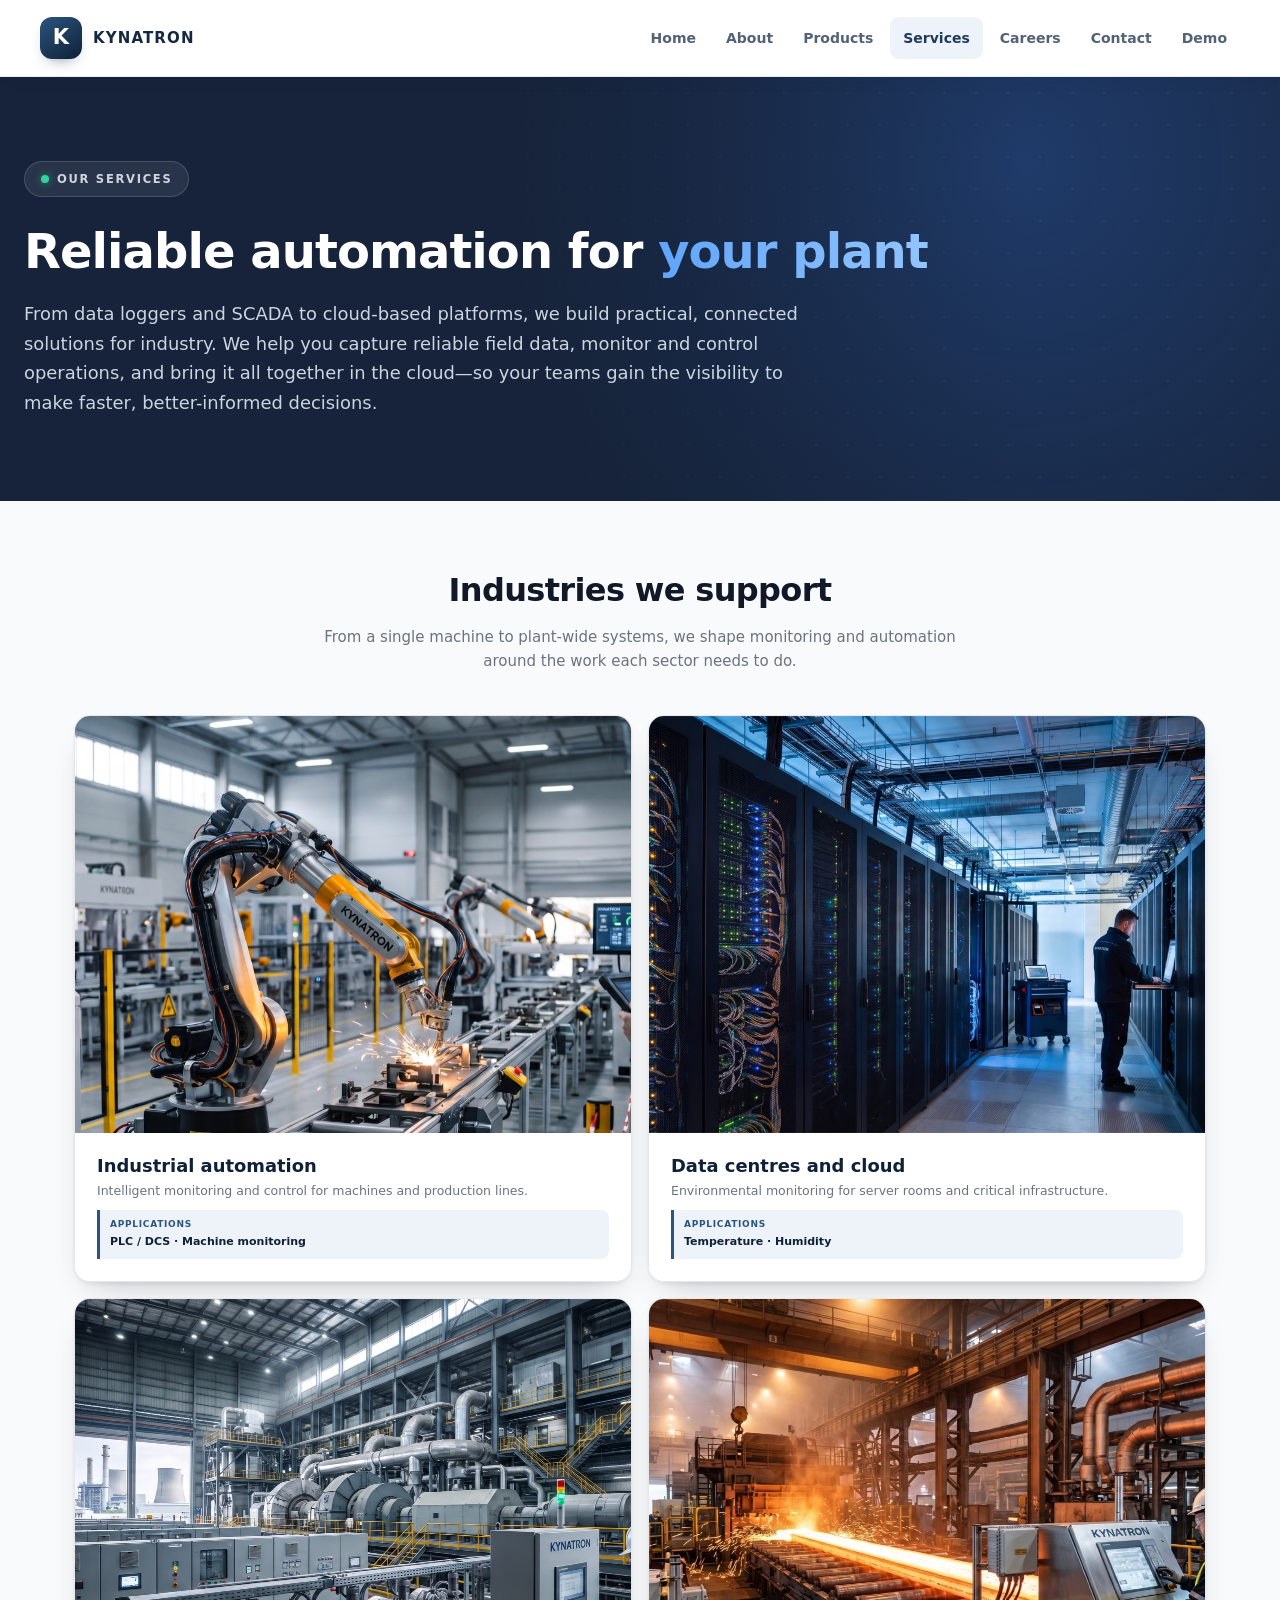
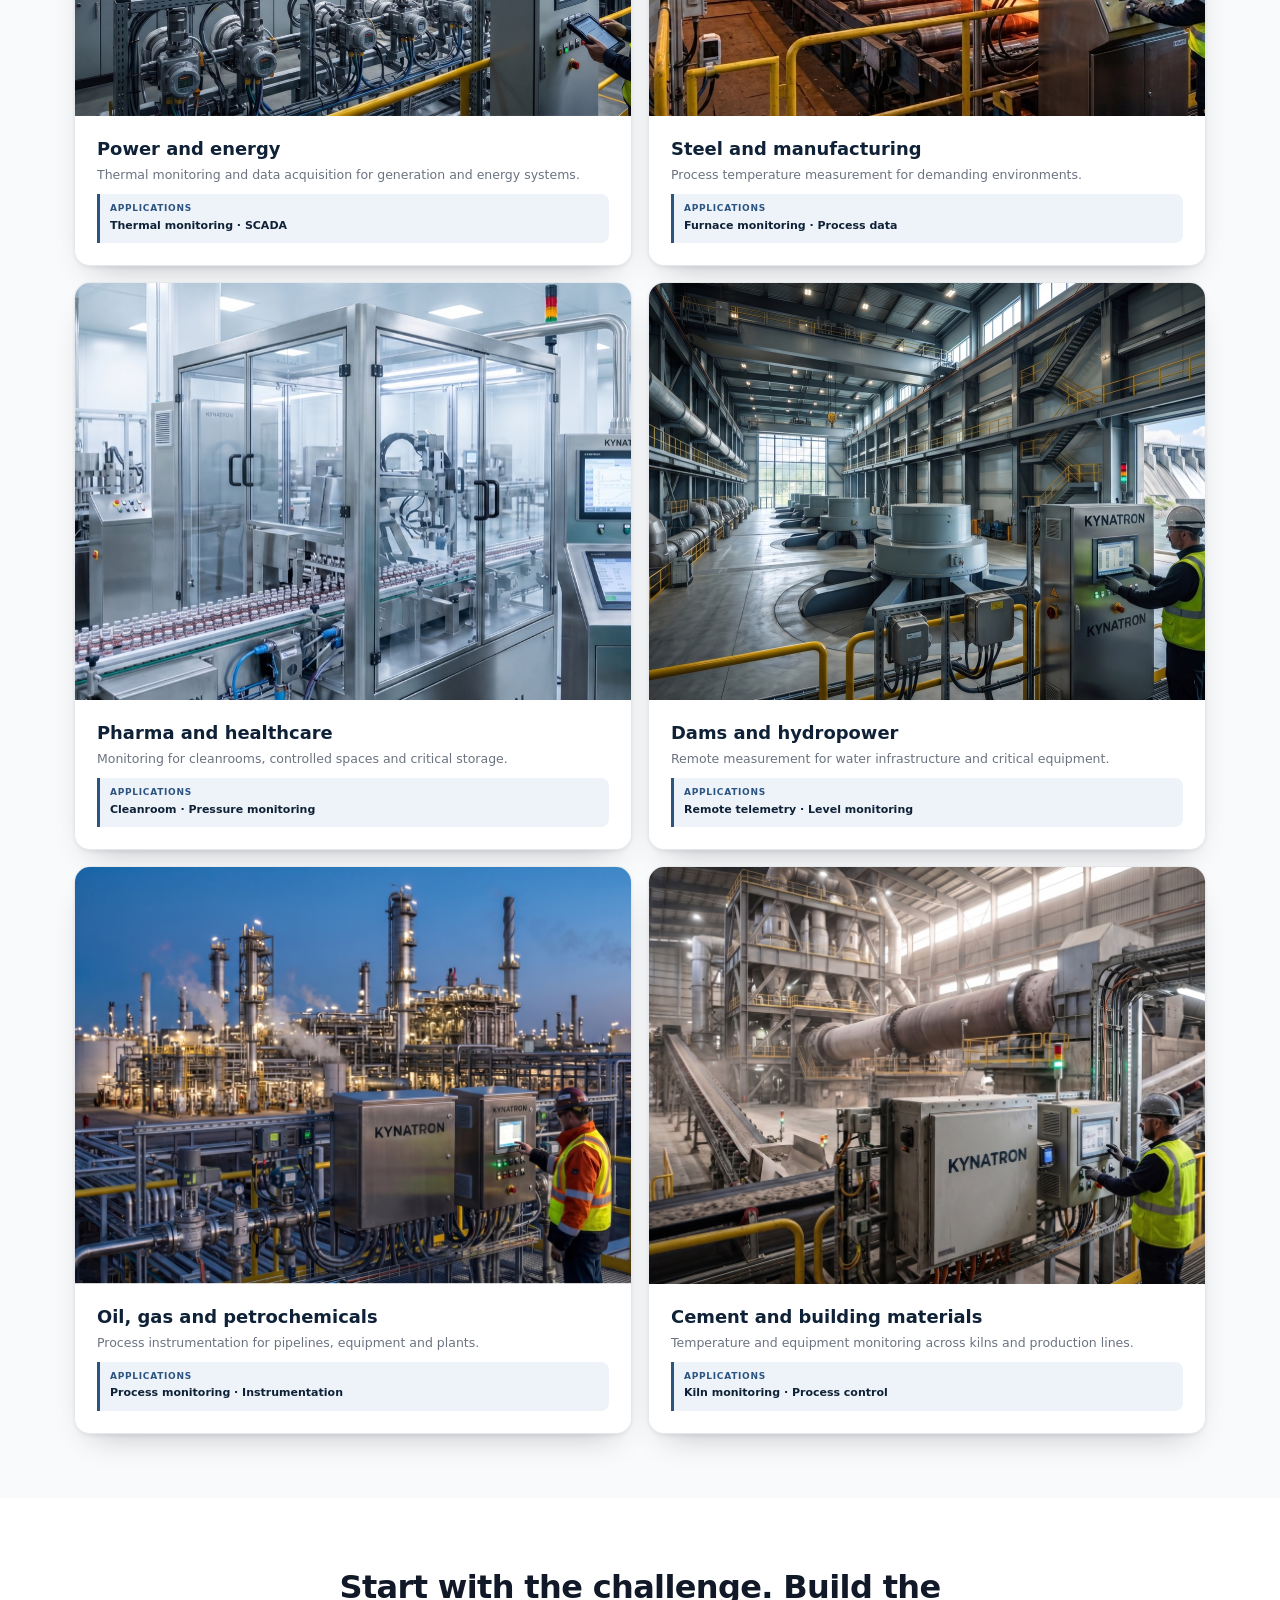
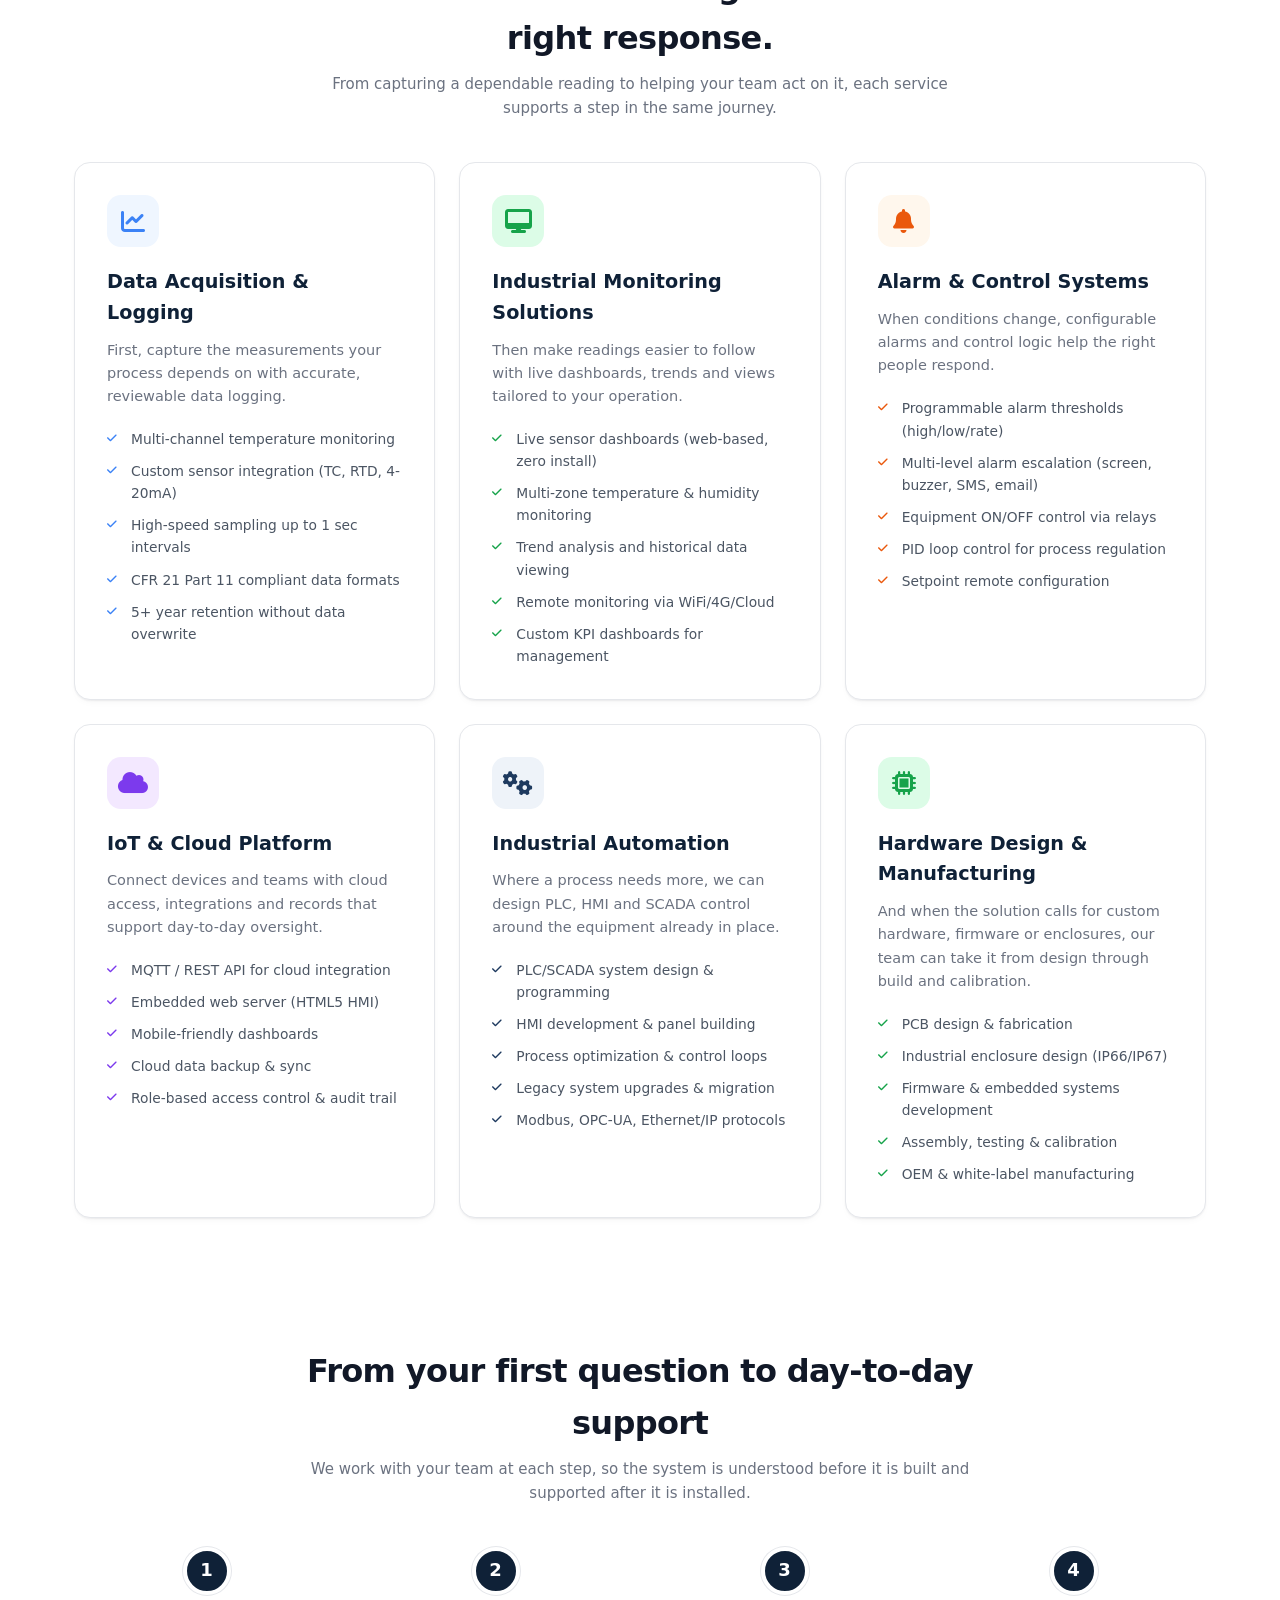
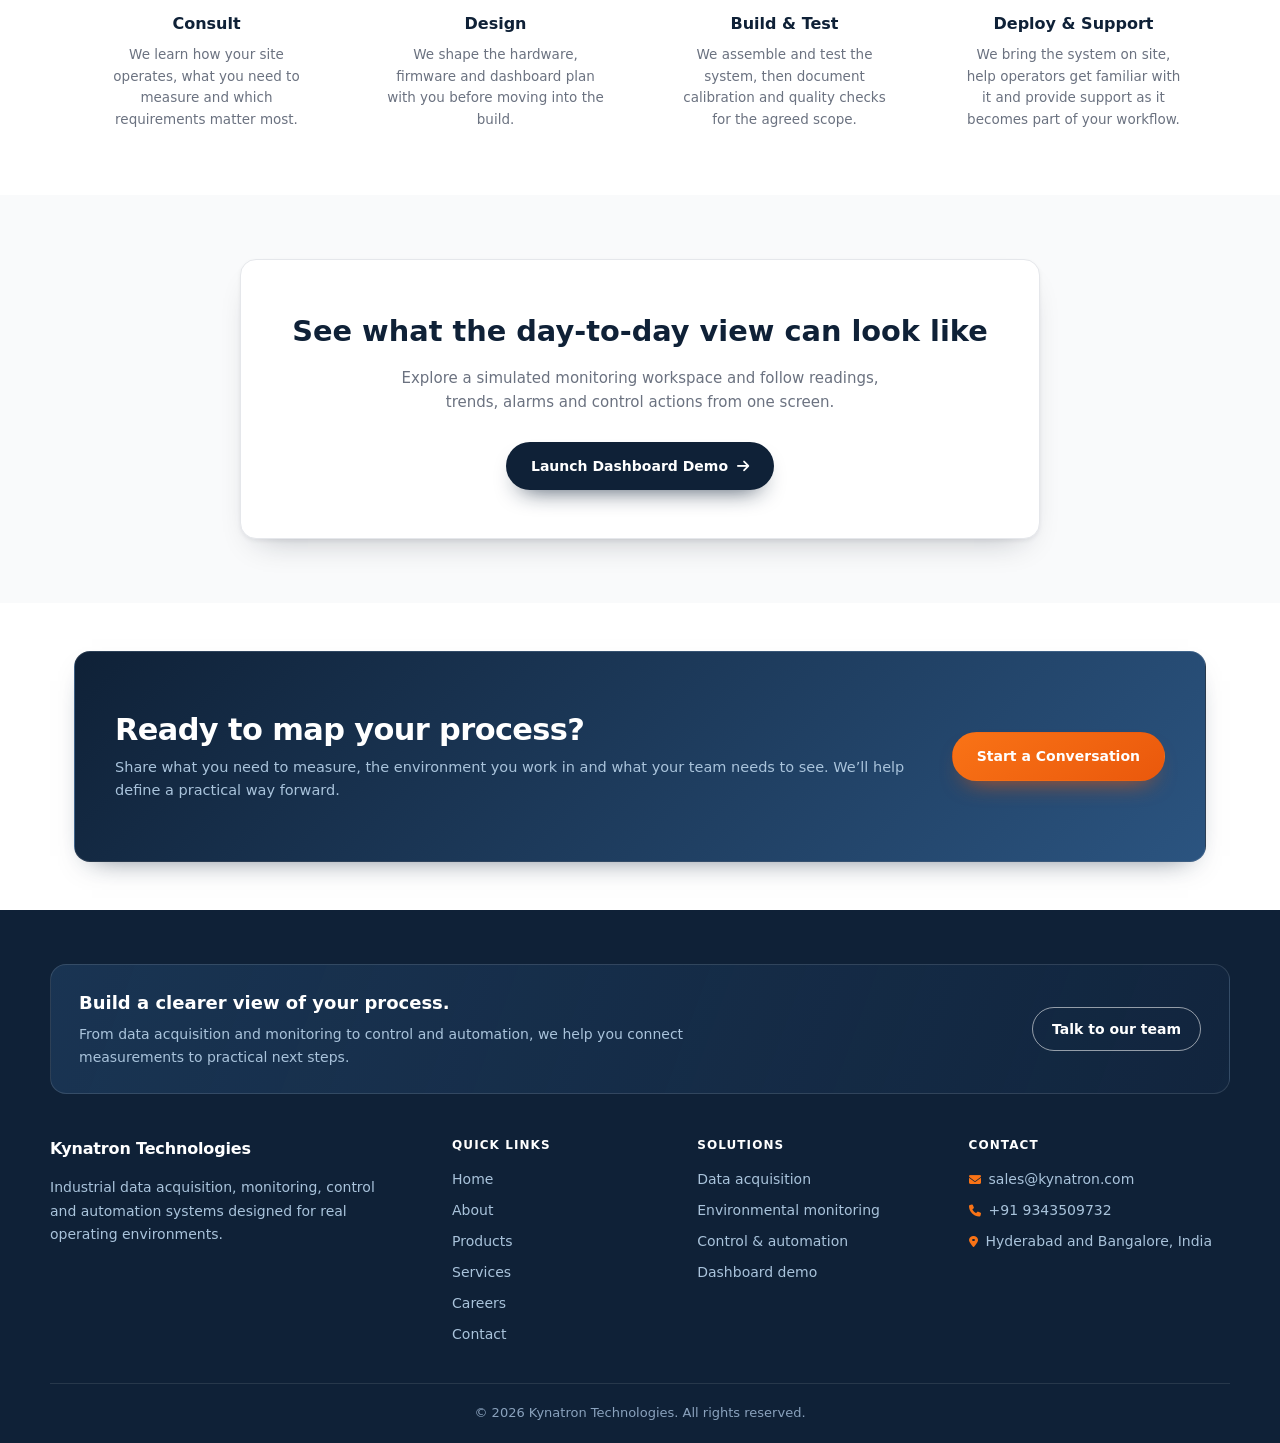
<file: services.html>
<!DOCTYPE html>
<html lang="en">
<head>
    <meta charset="UTF-8">
    <link rel="icon" href="data:image/svg+xml,<svg xmlns='http://www.w3.org/2000/svg' viewBox='0 0 100 100'><rect width='100' height='100' rx='16' fill='%231e3a5f'/><text x='50' y='72' font-size='60' font-weight='800' fill='white' text-anchor='middle' font-family='Arial'>K</text></svg>">
    <meta name="viewport" content="width=device-width, initial-scale=1.0">
    <title>Services | Industrial Automation & Monitoring — Kynatron Technologies</title>
    <meta name="description" content="Data acquisition, SCADA monitoring, alarm management, PLC automation, IoT cloud platforms, and custom hardware manufacturing. Hyderabad and Bangalore, India.">
    <meta name="keywords" content="industrial automation services India, SCADA system design, PLC programming, IoT gateway development, custom data logger">
    <meta property="og:title" content="Kynatron Services — Industrial Monitoring & Automation">
    <meta property="og:description" content="End-to-end industrial solutions: data logging, SCADA, alarm systems, IoT platforms, and custom hardware.">
    <meta property="og:type" content="website">
    <link rel="stylesheet" href="https://cdnjs.cloudflare.com/ajax/libs/font-awesome/6.5.0/css/all.min.css">
    <style>
        /* ============================================================
           THEME CONSTANTS
           ============================================================ */
        :root{
            --navy:        #1e3a5f;
            --navy-900:    #0f2137;
            --navy-700:    #2b5480;
            --navy-50:     #eef3f9;
            --orange:      #ea580c;
            --orange-500:  #f97316;
            --orange-50:   #fff7ed;
            --blue:        #3b82f6;
            --blue-50:     #eff6ff;
            --green:       #16a34a;
            --green-50:    #dcfce7;
            --purple:      #7c3aed;
            --purple-50:   #f3e8ff;

            --ink:         #111827;
            --muted:       #6b7280;
            --line:        #e5e7eb;
            --bg:          #ffffff;
            --bg-gray:     #f9fafb;
            --card:        #ffffff;

            --radius-sm:   8px;
            --radius-md:   12px;
            --radius-lg:   16px;
            --shadow-sm:   0 1px 2px rgba(17,24,39,.06), 0 4px 12px -8px rgba(17,24,39,.15);
            --shadow-md:   0 2px 4px rgba(17,24,39,.06), 0 16px 32px -18px rgba(17,24,39,.30);
            --shadow-lg:   0 24px 48px -24px rgba(17,24,39,.45);
            --maxw:        1180px;
        }

        /* ============================================================
           BASE
           ============================================================ */
        *,*::before,*::after{box-sizing:border-box}
        html{scroll-behavior:smooth;-webkit-text-size-adjust:100%}
        body{
            margin:0;
            font-family:"Segoe UI",system-ui,-apple-system,"Helvetica Neue",Arial,sans-serif;
            color:var(--ink);
            background:var(--bg);
            line-height:1.6;
            -webkit-font-smoothing:antialiased;
        }
        a{color:inherit}
        img{max-width:100%;display:block}
        .container{max-width: var(--maxw, 1180px) !important;margin:0 auto;padding:0 24px}
        .ico{width:15px;height:15px;flex:none;stroke:currentColor;fill:none;stroke-width:1.8;stroke-linecap:round;stroke-linejoin:round}

        /* scroll progress */
        .scroll-progress{
            position:fixed;top:0;left:0;height:3px;width:0%;
            background:linear-gradient(90deg,var(--orange),var(--navy));
            z-index:120;transition:width .12s linear;
        }

        /* ============================================================
           NAVBAR
           ============================================================ */
        .navbar{
            position:sticky;top:0;z-index:100;
            background:#ffffff;
            border-bottom:1px solid var(--line);
            box-shadow:0 1px 2px rgba(17,24,39,.04);
        }
        .nav-container{
            display:flex;align-items:center;justify-content:space-between;
            height:70px;gap:20px;
        }
        .logo{
            display:inline-flex;align-items:center;gap:10px;
            text-decoration:none;flex:none;
        }
        .logo-mark-img{
            width:38px;height:38px;border-radius:10px;flex:none;
            background:linear-gradient(145deg,var(--navy-700),var(--navy-900));
            color:#fff;font-weight:800;font-size:19px;
            display:grid;place-items:center;
            box-shadow:0 6px 16px -8px rgba(30,58,95,.9);
        }
        .logo-text{
            font-weight:800;font-size:16px;letter-spacing:.06em;
            color:var(--navy-900);
        }
        .nav-links{display:flex;align-items:center;gap:6px}
        .nav-links a{
            text-decoration:none;
            font-size:14px;font-weight:600;color:#374151;
            padding:9px 14px;border-radius:8px;
            transition:color .18s,background .18s;
        }
        .nav-links a:hover{color:var(--navy);background:var(--navy-50)}
        .nav-links a.active{
            color:var(--navy);background:var(--navy-50);
        }
        .mobile-menu-btn{
            display:none;appearance:none;border:1px solid var(--line);
            background:#fff;border-radius:8px;cursor:pointer;
            width:40px;height:40px;font-size:18px;color:var(--navy);
        }

        /* ============================================================
           CUSTOM HERO
           ============================================================ */
        .custom-hero {
            position: relative;
            background-color: #16233a;
            background-image: 
                radial-gradient(circle at 80% 20%, rgba(59, 130, 246, 0.25) 0%, transparent 50%),
                radial-gradient(rgba(255, 255, 255, 0.06) 1px, transparent 1px);
            background-size: 100% 100%, 32px 32px;
            padding: 80px 0 90px;
            color: #fff;
            overflow: hidden;
        }
        .custom-hero::after {
            content: "";
            position: absolute;
            top: 0; right: 0; bottom: 0; left: 0;
            background: linear-gradient(90deg, #16233a 20%, transparent 80%);
            pointer-events: none;
            z-index: 0;
        }

        /* ▼ CHANGED — mirrors index.html hero container
           (max-w-7xl = 80rem, px-4 → sm:px-6) so the badge, h1 and
           paragraph start at the exact same left edge on every width.
           !important is required because the base .container rule uses it. */
        .custom-hero .container {
            position: relative;
            z-index: 1;
            max-width: 80rem !important;   /* was 900px (ignored) / effectively 1180px */
            padding-left: 1rem;            /* px-4  */
            padding-right: 1rem;
        }
        @media (min-width: 640px) {
            .custom-hero .container {
                padding-left: 1.5rem;      /* sm:px-6 */
                padding-right: 1.5rem;
            }
        }
        /* ▲ END CHANGE */

        .hero-badge {
            display: inline-flex;
            align-items: center;
            gap: 8px;
            padding: 8px 16px;
            background: rgba(255, 255, 255, 0.08);
            border: 1px solid rgba(255, 255, 255, 0.15);
            border-radius: 999px;
            font-size: 11.5px;
            font-weight: 700;
            letter-spacing: 0.15em;
            text-transform: uppercase;
            color: #d1d5db;
            margin-bottom: 28px;
        }
        .hero-badge .dot {
            width: 8px; height: 8px;
            background-color: #34d399;
            border-radius: 50%;
            box-shadow: 0 0 8px rgba(52, 211, 153, 0.6);
        }
        .hero-title {
            font-size: clamp(2.2rem, 5vw, 3.5rem);
            font-weight: 800;
            line-height: 1.15;
            letter-spacing: -0.02em;
            margin: 0 0 20px;
            color: #ffffff;
        }
        .gradient-text {
            background: linear-gradient(90deg, #60a5fa, #93c5fd);
            -webkit-background-clip: text;
            -webkit-text-fill-color: transparent;
            background-clip: text;
        }
        .hero-p {
            font-size: clamp(1rem, 1.4vw, 1.15rem);
            color: #cbd5e1;
            line-height: 1.65;
            max-width: 780px;
            margin: 0;
        }

        /* ============================================================
           SECTIONS & LAYOUT
           ============================================================ */
        .section{padding:64px 0}
        .section-gray{background:var(--bg-gray)}
        .section-header{text-align:center;max-width:680px;margin:0 auto 42px}
        .section-header h2{
            margin:0 0 8px;font-size:clamp(1.5rem,2.8vw,2rem);
            letter-spacing:-.02em;font-weight:800;
        }
        .section-header p{margin:0;color:var(--muted);font-size:15px}

        /* ============================================================
           SERVICES GRID
           ============================================================ */
        .services-grid {
            display: grid;
            grid-template-columns: repeat(auto-fill, minmax(340px, 1fr));
            gap: 24px;
        }
        .service-card {
            background: var(--card);
            border: 1px solid var(--line);
            border-radius: var(--radius-lg);
            padding: 32px;
            box-shadow: var(--shadow-sm);
            transition: transform .22s ease, box-shadow .22s ease, border-color .22s ease;
            position: relative;
            overflow: hidden;
        }
        .service-card::before {
            content: "";
            position: absolute;
            top: 0; left: 0; right: 0;
            height: 3px;
            background: var(--blue);
            opacity: 0;
            transition: opacity .22s ease;
        }
        .service-card:hover {
            transform: translateY(-3px);
            box-shadow: var(--shadow-md);
            border-color: #cfdcea;
        }
        .service-card:hover::before { opacity: 1; }
        
        .service-card:nth-child(2)::before { background: var(--green); }
        .service-card:nth-child(3)::before { background: var(--orange); }
        .service-card:nth-child(4)::before { background: var(--purple); }
        .service-card:nth-child(5)::before { background: var(--navy); }
        .service-card:nth-child(6)::before { background: var(--green); }

        .service-icon {
            width: 52px;
            height: 52px;
            border-radius: 14px;
            display: grid;
            place-items: center;
            font-size: 24px;
            margin-bottom: 20px;
        }
        .service-icon.blue { background: var(--blue-50); color: var(--blue); }
        .service-icon.green { background: var(--green-50); color: var(--green); }
        .service-icon.orange { background: var(--orange-50); color: var(--orange); }
        .service-icon.purple { background: var(--purple-50); color: var(--purple); }
        .service-icon.navy { background: var(--navy-50); color: var(--navy); }

        .service-card h3 {
            margin: 0 0 10px;
            font-size: 1.2rem;
            font-weight: 700;
            color: var(--navy-900);
        }
        .service-card > p {
            margin: 0 0 20px;
            font-size: 14.5px;
            color: var(--muted);
            line-height: 1.6;
        }
        .service-list {
            list-style: none;
            padding: 0;
            margin: 0;
            display: flex;
            flex-direction: column;
            gap: 10px;
        }
        .service-list li {
            position: relative;
            padding-left: 24px;
            font-size: 13.8px;
            color: #4b5563;
        }
        .service-list li::before {
            content: '\f00c';
            font-family: 'Font Awesome 6 Free';
            font-weight: 900;
            position: absolute;
            left: 0;
            top: 2px;
            font-size: 11px;
            color: var(--blue);
        }
        .service-card:nth-child(2) .service-list li::before { color: var(--green); }
        .service-card:nth-child(3) .service-list li::before { color: var(--orange); }
        .service-card:nth-child(4) .service-list li::before { color: var(--purple); }
        .service-card:nth-child(5) .service-list li::before { color: var(--navy); }
        .service-card:nth-child(6) .service-list li::before { color: var(--green); }

        /* ============================================================
           INDUSTRIES
           ============================================================ */
        .industries-grid {
            display: grid;
            grid-template-columns: repeat(2, minmax(0, 1fr));
            gap: 16px;
        }
        .industry-card {
            display: flex;
            flex-direction: column;
            align-items: stretch;
            align-self: start;
            min-width: 0;
            min-height: 170px;
            overflow: hidden;
            border-radius: var(--radius-lg);
            border: 1px solid var(--line);
            background: var(--card);
            box-shadow: var(--shadow-md);
            transition: transform .2s ease, box-shadow .2s ease;
            animation: industryReveal .65s both;
        }
        .industry-card:nth-child(2) { animation-delay: .06s; }
        .industry-card:nth-child(3) { animation-delay: .12s; }
        .industry-card:nth-child(4) { animation-delay: .18s; }
        .industry-card:nth-child(5) { animation-delay: .24s; }
        .industry-card:nth-child(6) { animation-delay: .3s; }
        .industry-card:nth-child(7) { animation-delay: .36s; }
        .industry-card:nth-child(8) { animation-delay: .42s; }
        @keyframes industryReveal {
            from { opacity: 0; transform: translateY(18px); }
            to { opacity: 1; transform: translateY(0); }
        }
        .industry-card:hover {
            transform: translateY(-5px);
            box-shadow: var(--shadow-lg);
        }
        .industry-image {
            position: relative;
            flex: 0 0 auto;
            width: 100%;
            aspect-ratio: 4 / 3;
            overflow: hidden;
            background: linear-gradient(135deg, var(--navy-700), var(--orange-50));
        }
        .industry-image img {
            width: 100%;
            height: 100%;
            object-fit: cover;
            transition: transform .5s ease;
        }
        .industry-card:hover .industry-image img {
            transform: scale(1.06);
        }
        .industry-content {
            width: 100%;
            padding: clamp(14px, 1.8vw, 22px);
            background: var(--card);
        }
        .industry-card h4 {
            margin: 0 0 6px;
            font-size: clamp(15px, 1.4vw, 20px);
            font-weight: 700;
            line-height: 1.2;
            color: var(--navy-900);
        }
        .industry-card p {
            margin: 0;
            color: var(--muted);
            font-size: 12.5px;
            line-height: 1.45;
        }
        .industry-applications {
            display: block;
            margin-top: 10px;
            padding: 9px 10px;
            border-left: 3px solid var(--navy-700);
            border-radius: 0 8px 8px 0;
            background: var(--navy-50);
        }
        .industry-applications-label {
            display: block;
            margin-bottom: 3px;
            color: var(--navy-700);
            font-size: 9px;
            font-weight: 800;
            letter-spacing: .08em;
            line-height: 1.3;
            text-transform: uppercase;
        }
        .industry-tag {
            display: block;
            color: var(--navy-900);
            font-size: 11px;
            font-weight: 650;
            line-height: 1.5;
        }
        /* ============================================================
           PROCESS TIMELINE
           ============================================================ */
        .process-grid {
            display: grid;
            grid-template-columns: repeat(4, 1fr);
            gap: 24px;
            position: relative;
        }
        .process-step {
            text-align: center;
            position: relative;
            z-index: 1;
        }
        .process-number {
            width: 48px;
            height: 48px;
            margin: 0 auto 16px;
            background: var(--navy-900);
            color: #fff;
            border-radius: 50%;
            display: grid;
            place-items: center;
            font-size: 18px;
            font-weight: 800;
            border: 4px solid var(--bg);
            box-shadow: 0 0 0 1px var(--line);
        }
        .process-step h4 {
            margin: 0 0 8px;
            font-size: 16px;
            font-weight: 700;
            color: var(--navy-900);
        }
        .process-step p {
            margin: 0;
            font-size: 13.5px;
            color: var(--muted);
            line-height: 1.6;
            max-width: 220px;
            margin-inline: auto;
        }
        /* Connecting Line (Desktop) */
        .process-grid::before {
            content: "";
            position: absolute;
            top: 24px;
            left: 10%;
            right: 10%;
            height: 2px;
            background: dashed 2px var(--line);
            z-index: 0;
        }

        /* ============================================================
           DEMO CTA SECTION
           ============================================================ */
        .demo-cta {
            background: #fff;
            border: 1px solid var(--line);
            border-radius: var(--radius-lg);
            padding: 48px;
            text-align: center;
            box-shadow: var(--shadow-md);
            max-width: 800px;
            margin: 0 auto;
        }
        .demo-cta h2 {
            margin: 0 0 12px;
            font-size: 1.8rem;
            font-weight: 800;
            color: var(--navy-900);
        }
        .demo-cta p {
            margin: 0 auto 28px;
            color: var(--muted);
            max-width: 520px;
            font-size: 15px;
        }

        /* ============================================================
           BUTTONS
           ============================================================ */
        .btn{
            display:inline-flex;align-items:center;justify-content:center;gap:9px;
            text-decoration:none;font-weight:650;font-size:14px;
            padding:12px 24px;border-radius:999px;
            transition:transform .18s,box-shadow .18s,background .18s,color .18s,border-color .18s;
            border:1px solid transparent;cursor:pointer;
        }
        .btn-primary{
            background:linear-gradient(145deg,var(--orange-500),var(--orange));
            color:#fff;box-shadow:0 12px 24px -14px rgba(234,88,12,.95);
        }
        .btn-primary:hover{transform:translateY(-2px);box-shadow:0 18px 30px -14px rgba(234,88,12,1)}
        .btn-dark{
            background:var(--navy-900);color:#fff;
            box-shadow:0 12px 24px -14px rgba(15,33,55,.95);
        }
        .btn-dark:hover{transform:translateY(-2px);background:var(--navy);box-shadow:0 18px 30px -14px rgba(15,33,55,1)}
        .btn-outline{
            background:transparent;color:#fff;
            border-color:rgba(255,255,255,.55);
        }
        .btn-outline:hover{background:rgba(255,255,255,.12);border-color:#fff;transform:translateY(-2px)}

        /* ============================================================
           CTA SECTION
           ============================================================ */
        .cta-section{
            background:linear-gradient(130deg,#12243a,var(--navy) 62%,var(--navy-700));
            color:#fff;text-align:center;padding:64px 24px;
        }
        .cta-section h2{margin:0 0 12px;font-size:clamp(1.5rem,2.8vw,2rem);letter-spacing:-.02em;font-weight:800}
        .cta-section p{margin:0 auto 28px;max-width:620px;color:#bed2e6;font-size:15px}

        /* ============================================================
           FOOTER
           ============================================================ */
        .footer{
            background:#0f2137;color:#c6d3e2;
            padding:56px 0 0;margin-top:0;
        }
        .footer-cta{
            display:flex;flex-wrap:wrap;align-items:center;justify-content:space-between;
            gap:20px;padding:26px 28px;margin-bottom:40px;
            border-radius:var(--radius-lg);
            background:linear-gradient(130deg,rgba(59,130,246,.18),rgba(30,58,95,.35));
            border:1px solid rgba(255,255,255,.08);
        }
        .footer-cta strong{display:block;color:#fff;font-size:1.05rem;margin-bottom:4px}
        .footer-cta p{margin:0;font-size:14px;color:#a9c3db;max-width:560px}
        .footer-cta-btn{flex:none}

        .footer-grid{
            display:grid;
            grid-template-columns:1.4fr 1fr 1fr 1.2fr;
            gap:36px;
            padding:0 0 40px;
        }
        .footer-brand{margin:0 0 10px;color:#fff;font-size:16px;letter-spacing:-.01em}
        .footer-intro{margin:0;font-size:13.5px;color:#a9c3db;max-width:320px}
        .footer-grid h4{
            margin:0 0 14px;color:#fff;font-size:13px;
            letter-spacing:.08em;text-transform:uppercase;font-weight:700;
        }
        .footer-grid ul{list-style:none;margin:0;padding:0;display:flex;flex-direction:column;gap:9px}
        .footer-grid ul li{font-size:13.5px;color:#a9c3db;display:flex;align-items:center;gap:8px}
        .footer-grid ul li i{color:var(--orange-500);font-size:12px}
        .footer-grid a{
            color:#a9c3db;text-decoration:none;
            transition:color .18s;
        }
        .footer-grid a:hover{color:#fff}
        .footer-bottom{
            border-top:1px solid rgba(255,255,255,.10);
            padding:20px 0;text-align:center;
            font-size:12.5px;color:#8aa2bd;
        }

        /* back to top */
        .back-to-top{
            position:fixed;right:22px;bottom:22px;z-index:90;
            width:44px;height:44px;border-radius:50%;
            background:var(--navy);color:#fff;border:0;cursor:pointer;
            display:grid;place-items:center;font-size:15px;
            box-shadow:0 12px 24px -12px rgba(30,58,95,.9);
            opacity:0;visibility:hidden;transform:translateY(8px);
            transition:opacity .25s,transform .25s,visibility .25s;
        }
        .back-to-top.show{opacity:1;visibility:visible;transform:none}
        .back-to-top:hover{background:var(--navy-900)}

        /* ============================================================
           RESPONSIVE
           ============================================================ */
        @media (max-width:960px){
            .footer-grid{grid-template-columns:1fr 1fr;gap:28px}
            .process-grid { grid-template-columns: repeat(2, 1fr); gap: 40px 24px; }
            .process-grid::before { display: none; }
        }
        @media (max-width:860px){
            .nav-links{
                display:none;position:absolute;top:70px;left:0;right:0;
                flex-direction:column;align-items:stretch;gap:2px;
                background:#fff;border-bottom:1px solid var(--line);
                padding:14px 18px;box-shadow:0 16px 24px -20px rgba(0,0,0,.35);
            }
            .nav-links.open{display:flex}
            .nav-links a{padding:11px 12px}
            .mobile-menu-btn{display:grid;place-items:center}
        }
        @media (max-width:640px){
            .footer-grid{grid-template-columns:1fr}
            .footer-cta{flex-direction:column;align-items:flex-start}
            .custom-hero{padding:60px 0 70px;}
            .process-grid { grid-template-columns: 1fr; }
            .industries-grid {
                grid-template-columns: repeat(2, minmax(0, 1fr));
                gap: 12px;
            }
            .industry-content { padding: 14px; }
            .industry-card h4 { font-size: 15px; }
            .industry-card p { font-size: 11.5px; }
            .industry-applications { padding: 8px; }
            .industry-tag { font-size: 10px; }
            .demo-cta { padding: 32px 24px; }
        }
        @media (prefers-reduced-motion:reduce){
            *{animation:none !important;transition:none !important;scroll-behavior:auto}
        }
    </style>
    <link rel="stylesheet" href="css/site-shell.css">
</head>
<body class="kt-page">

<!-- progress bar -->
<div class="scroll-progress" aria-hidden="true"></div>

<!-- ============ NAVBAR ============ -->
<header class="kt-site-header">
    <nav class="kt-nav-inner" aria-label="Main navigation">
        <a href="index.html" class="kt-brand" aria-label="Kynatron Technologies home">
            <span class="kt-brand-mark" aria-hidden="true">K</span>
            <span class="kt-brand-name">KYNATRON</span>
        </a>
        <div class="kt-nav-links" id="nav-links">
            <a href="index.html">Home</a>
            <a href="about.html">About</a>
            <a href="products.html">Products</a>
            <a href="services.html" aria-current="page">Services</a>
            <a href="careers.html">Careers</a>
            <a href="contact.html">Contact</a>
            <a href="dashboard-demo.html">Demo</a>
        </div>
        <button class="kt-menu-toggle" id="mobile-menu-btn" type="button" aria-label="Toggle menu" aria-expanded="false" aria-controls="nav-links">&#9776;</button>
    </nav>
</header>

<!-- ============ CUSTOM HERO ============ -->
<section class="custom-hero">
    <div class="container">
        <div class="hero-badge">
            <span class="dot"></span>
            Our Services
        </div>
        <h1 class="hero-title">
            Reliable automation for <span class="gradient-text">your plant</span>
        </h1>
        <p class="hero-p">
            From data loggers and SCADA to cloud-based platforms, we build practical, connected solutions for industry. We help you capture reliable field data, monitor and control operations, and bring it all together in the cloud—so your teams gain the visibility to make faster, better-informed decisions.
        </p>
    </div>
</section>

<!-- ============ INDUSTRIES ============ -->
<section class="section section-gray" id="industries">
    <div class="container">
        <div class="section-header">
            <h2>Industries we support</h2>
            <p>From a single machine to plant-wide systems, we shape monitoring and automation around the work each sector needs to do.</p>
        </div>

        <div class="industries-grid">
            <div class="industry-card">
                <div class="industry-image">
                    <img src="assets/industries/industrial_automation_robotics.jpg" alt="Industrial automation and robotics" loading="lazy">
                </div>
                <div class="industry-content">
                    <h4>Industrial automation</h4>
                    <p>Intelligent monitoring and control for machines and production lines.</p>
                    <div class="industry-applications">
                        <span class="industry-applications-label">Applications</span>
                        <span class="industry-tag">PLC / DCS · Machine monitoring</span>
                    </div>
                </div>
            </div>
            <div class="industry-card">
                <div class="industry-image">
                    <img src="assets/industries/server_and_Cloud_facility.jpg" alt="Data centres and cloud facilities" loading="lazy">
                </div>
                <div class="industry-content">
                    <h4>Data centres and cloud</h4>
                    <p>Environmental monitoring for server rooms and critical infrastructure.</p>
                    <div class="industry-applications">
                        <span class="industry-applications-label">Applications</span>
                        <span class="industry-tag">Temperature · Humidity</span>
                    </div>
                </div>
            </div>
            <div class="industry-card">
                <div class="industry-image">
                    <img src="assets/industries/power_house_and_thermal_plants.jpg" alt="Power houses and thermal plants" loading="lazy">
                </div>
                <div class="industry-content">
                    <h4>Power and energy</h4>
                    <p>Thermal monitoring and data acquisition for generation and energy systems.</p>
                    <div class="industry-applications">
                        <span class="industry-applications-label">Applications</span>
                        <span class="industry-tag">Thermal monitoring · SCADA</span>
                    </div>
                </div>
            </div>
            <div class="industry-card">
                <div class="industry-image">
                    <img src="assets/industries/heavy_manufacturing_and_steel.jpg" alt="Heavy manufacturing and steel" loading="lazy">
                </div>
                <div class="industry-content">
                    <h4>Steel and manufacturing</h4>
                    <p>Process temperature measurement for demanding environments.</p>
                    <div class="industry-applications">
                        <span class="industry-applications-label">Applications</span>
                        <span class="industry-tag">Furnace monitoring · Process data</span>
                    </div>
                </div>
            </div>
            <div class="industry-card">
                <div class="industry-image">
                    <img src="assets/industries/pharma_and_health_care.jpg" alt="Pharma and healthcare" loading="lazy">
                </div>
                <div class="industry-content">
                    <h4>Pharma and healthcare</h4>
                    <p>Monitoring for cleanrooms, controlled spaces and critical storage.</p>
                    <div class="industry-applications">
                        <span class="industry-applications-label">Applications</span>
                        <span class="industry-tag">Cleanroom · Pressure monitoring</span>
                    </div>
                </div>
            </div>
            <div class="industry-card">
                <div class="industry-image">
                    <img src="assets/industries/dams_and_hydero_projects.jpg" alt="Dams and hydropower projects" loading="lazy">
                </div>
                <div class="industry-content">
                    <h4>Dams and hydropower</h4>
                    <p>Remote measurement for water infrastructure and critical equipment.</p>
                    <div class="industry-applications">
                        <span class="industry-applications-label">Applications</span>
                        <span class="industry-tag">Remote telemetry · Level monitoring</span>
                    </div>
                </div>
            </div>
            <div class="industry-card">
                <div class="industry-image">
                    <img src="assets/industries/petrolium_and_gas.jpg" alt="Oil, gas and petrochemicals" loading="lazy">
                </div>
                <div class="industry-content">
                    <h4>Oil, gas and petrochemicals</h4>
                    <p>Process instrumentation for pipelines, equipment and plants.</p>
                    <div class="industry-applications">
                        <span class="industry-applications-label">Applications</span>
                        <span class="industry-tag">Process monitoring · Instrumentation</span>
                    </div>
                </div>
            </div>
            <div class="industry-card">
                <div class="industry-image">
                    <img src="assets/industries/cement.jpg" alt="Cement and building materials" loading="lazy">
                </div>
                <div class="industry-content">
                    <h4>Cement and building materials</h4>
                    <p>Temperature and equipment monitoring across kilns and production lines.</p>
                    <div class="industry-applications">
                        <span class="industry-applications-label">Applications</span>
                        <span class="industry-tag">Kiln monitoring · Process control</span>
                    </div>
                </div>
            </div>
        </div>
    </div>
</section>

<!-- ============ CORE SERVICES ============ -->
<section class="section">
    <div class="container">
        <div class="section-header">
            <h2>Start with the challenge. Build the right response.</h2>
            <p>From capturing a dependable reading to helping your team act on it, each service supports a step in the same journey.</p>
        </div>
        
        <div class="services-grid">
            
            <!-- Service 1 -->
            <div class="service-card">
                <div class="service-icon blue">
                    <i class="fa-solid fa-chart-line"></i>
                </div>
                <h3>Data Acquisition & Logging</h3>
                <p>First, capture the measurements your process depends on with accurate, reviewable data logging.</p>
                <ul class="service-list">
                    <li>Multi-channel temperature monitoring</li>
                    <li>Custom sensor integration (TC, RTD, 4-20mA)</li>
                    <li>High-speed sampling up to 1 sec intervals</li>
                    <li>CFR 21 Part 11 compliant data formats</li>
                    <li>5+ year retention without data overwrite</li>
                </ul>
            </div>

            <!-- Service 2 -->
            <div class="service-card">
                <div class="service-icon green">
                    <i class="fa-solid fa-desktop"></i>
                </div>
                <h3>Industrial Monitoring Solutions</h3>
                <p>Then make readings easier to follow with live dashboards, trends and views tailored to your operation.</p>
                <ul class="service-list">
                    <li>Live sensor dashboards (web-based, zero install)</li>
                    <li>Multi-zone temperature & humidity monitoring</li>
                    <li>Trend analysis and historical data viewing</li>
                    <li>Remote monitoring via WiFi/4G/Cloud</li>
                    <li>Custom KPI dashboards for management</li>
                </ul>
            </div>

            <!-- Service 3 -->
            <div class="service-card">
                <div class="service-icon orange">
                    <i class="fa-solid fa-bell"></i>
                </div>
                <h3>Alarm & Control Systems</h3>
                <p>When conditions change, configurable alarms and control logic help the right people respond.</p>
                <ul class="service-list">
                    <li>Programmable alarm thresholds (high/low/rate)</li>
                    <li>Multi-level alarm escalation (screen, buzzer, SMS, email)</li>
                    <li>Equipment ON/OFF control via relays</li>
                    <li>PID loop control for process regulation</li>
                    <li>Setpoint remote configuration</li>
                </ul>
            </div>

            <!-- Service 4 -->
            <div class="service-card">
                <div class="service-icon purple">
                    <i class="fa-solid fa-cloud"></i>
                </div>
                <h3>IoT & Cloud Platform</h3>
                <p>Connect devices and teams with cloud access, integrations and records that support day-to-day oversight.</p>
                <ul class="service-list">
                    <li>MQTT / REST API for cloud integration</li>
                    <li>Embedded web server (HTML5 HMI)</li>
                    <li>Mobile-friendly dashboards</li>
                    <li>Cloud data backup & sync</li>
                    <li>Role-based access control & audit trail</li>
                </ul>
            </div>

            <!-- Service 5 -->
            <div class="service-card">
                <div class="service-icon navy">
                    <i class="fa-solid fa-gears"></i>
                </div>
                <h3>Industrial Automation</h3>
                <p>Where a process needs more, we can design PLC, HMI and SCADA control around the equipment already in place.</p>
                <ul class="service-list">
                    <li>PLC/SCADA system design & programming</li>
                    <li>HMI development & panel building</li>
                    <li>Process optimization & control loops</li>
                    <li>Legacy system upgrades & migration</li>
                    <li>Modbus, OPC-UA, Ethernet/IP protocols</li>
                </ul>
            </div>

            <!-- Service 6 -->
            <div class="service-card">
                <div class="service-icon green">
                    <i class="fa-solid fa-microchip"></i>
                </div>
                <h3>Hardware Design & Manufacturing</h3>
                <p>And when the solution calls for custom hardware, firmware or enclosures, our team can take it from design through build and calibration.</p>
                <ul class="service-list">
                    <li>PCB design & fabrication</li>
                    <li>Industrial enclosure design (IP66/IP67)</li>
                    <li>Firmware & embedded systems development</li>
                    <li>Assembly, testing & calibration</li>
                    <li>OEM & white-label manufacturing</li>
                </ul>
            </div>

        </div>
    </div>
</section>

<!-- ============ PROCESS ============ -->
<section class="section">
    <div class="container">
        <div class="section-header">
            <h2>From your first question to day-to-day support</h2>
            <p>We work with your team at each step, so the system is understood before it is built and supported after it is installed.</p>
        </div>
        
        <div class="process-grid">
            <div class="process-step">
                <div class="process-number">1</div>
                <h4>Consult</h4>
                <p>We learn how your site operates, what you need to measure and which requirements matter most.</p>
            </div>
            <div class="process-step">
                <div class="process-number">2</div>
                <h4>Design</h4>
                <p>We shape the hardware, firmware and dashboard plan with you before moving into the build.</p>
            </div>
            <div class="process-step">
                <div class="process-number">3</div>
                <h4>Build & Test</h4>
                <p>We assemble and test the system, then document calibration and quality checks for the agreed scope.</p>
            </div>
            <div class="process-step">
                <div class="process-number">4</div>
                <h4>Deploy & Support</h4>
                <p>We bring the system on site, help operators get familiar with it and provide support as it becomes part of your workflow.</p>
            </div>
        </div>
    </div>
</section>

<!-- ============ DASHBOARD DEMO ============ -->
<section class="section section-gray">
    <div class="container">
        <div class="demo-cta">
            <h2>See what the day-to-day view can look like</h2>
            <p>Explore a simulated monitoring workspace and follow readings, trends, alarms and control actions from one screen.</p>
            <a href="dashboard-demo.html" class="btn btn-dark" target="_blank">Launch Dashboard Demo <i class="fa-solid fa-arrow-right"></i></a>
        </div>
    </div>
</section>

<!-- ============ CTA ============ -->
<section class="cta-section">
    <div class="container">
        <div class="kt-cta-copy">
            <h2>Ready to map your process?</h2>
            <p>Share what you need to measure, the environment you work in and what your team needs to see. We’ll help define a practical way forward.</p>
        </div>
        <a href="contact.html" class="btn btn-primary">Start a Conversation</a>
    </div>
</section>

<!-- ============ FOOTER ============ -->
<footer class="kt-site-footer">
    <div class="container">
        <div class="footer-cta">
            <div>
                <strong>Build a clearer view of your process.</strong>
                <p>From data acquisition and monitoring to control and automation, we help you connect measurements to practical next steps.</p>
            </div>
            <a href="contact.html" class="footer-cta-btn">Talk to our team</a>
        </div>
        <div class="footer-grid">
            <div>
                <h3 class="footer-brand">Kynatron Technologies</h3>
                <p class="footer-intro">Industrial data acquisition, monitoring, control and automation systems designed for real operating environments.</p>
            </div>
            <div>
                <h4>Quick Links</h4>
                <ul>
                    <li><a href="index.html">Home</a></li>
                    <li><a href="about.html">About</a></li>
                    <li><a href="products.html">Products</a></li>
                    <li><a href="services.html">Services</a></li>
                    <li><a href="careers.html">Careers</a></li>
                    <li><a href="contact.html">Contact</a></li>
                </ul>
            </div>
            <div>
                <h4>Solutions</h4>
                <ul>
                    <li><a href="products.html">Data acquisition</a></li>
                    <li><a href="products.html">Environmental monitoring</a></li>
                    <li><a href="products.html">Control &amp; automation</a></li>
                    <li><a href="dashboard-demo.html">Dashboard demo</a></li>
                </ul>
            </div>
            <div>
                <h4>Contact</h4>
                <ul>
                    <li><i class="fa-solid fa-envelope"></i> <a href="mailto:sales@kynatron.com">sales@kynatron.com</a></li>
                    <li><i class="fa-solid fa-phone"></i> <a href="tel:+919343509732">+91 9343509732</a></li>
                    <li><i class="fa-solid fa-location-dot"></i> Hyderabad and Bangalore, India</li>
                </ul>
            </div>
        </div>
        <div class="footer-bottom">
            <p>&copy; 2026 Kynatron Technologies. All rights reserved.</p>
        </div>
    </div>
</footer>

<button id="back-to-top" class="back-to-top" aria-label="Back to top"><i class="fa-solid fa-chevron-up"></i></button>

<script>
(function () {
    "use strict";

    /* ============================================================
       THEME SCRIPTS
       ============================================================ */
    const progress = document.querySelector('.scroll-progress');
    function updateProgress() {
        const h = document.documentElement;
        const scrolled = h.scrollTop / (h.scrollHeight - h.clientHeight) * 100;
        if (progress) progress.style.width = (scrolled || 0) + '%';
    }
    window.addEventListener('scroll', updateProgress, { passive: true });
    updateProgress();

    const backTop = document.getElementById('back-to-top');
    if (backTop) {
        window.addEventListener('scroll', function () {
            if (window.scrollY > 400) backTop.classList.add('show');
            else backTop.classList.remove('show');
        }, { passive: true });
        backTop.addEventListener('click', function () {
            window.scrollTo({ top: 0, behavior: 'smooth' });
        });
    }
})();
</script>
<script src="js/site-shell.js"></script>

</body>
</html>
</file>
<file: css/site-shell.css>
.kt-page {
    -webkit-font-smoothing: antialiased;
    text-rendering: optimizeLegibility;
}

.kt-page:not(.kt-dashboard-page) {
    overflow-x: clip;
}

body.kt-dashboard-page {
    height: auto;
    min-height: 100vh;
    overflow-x: hidden;
    overflow-y: auto;
}

@media (max-width: 600px) {
    body.kt-dashboard-page .tb-right {
        gap: 8px;
    }

    body.kt-dashboard-page .tb-stat,
    body.kt-dashboard-page .tb-user {
        display: none;
    }

    body.kt-dashboard-page .qbar {
        max-width: 100%;
        flex-wrap: wrap;
        gap: 8px 12px;
    }

    body.kt-dashboard-page #lastUpd {
        margin-left: 0;
    }
}

.kt-page :focus-visible {
    outline: 3px solid #e7832e;
    outline-offset: 3px;
}

.kt-site-header {
    position: sticky;
    top: 0;
    z-index: 100;
    width: 100%;
    background: rgba(255, 255, 255, 0.97);
    border-bottom: 1px solid #e7edf4;
    box-shadow: 0 8px 24px -22px rgba(15, 33, 55, 0.55);
    backdrop-filter: blur(12px);
}

.kt-nav-inner {
    width: min(100% - 40px, 1200px);
    min-height: 76px;
    margin-inline: auto;
    display: flex;
    align-items: center;
    justify-content: space-between;
    gap: 24px;
}

.kt-brand {
    display: inline-flex;
    align-items: center;
    gap: 11px;
    flex: none;
    color: #14283f;
    text-decoration: none;
}

.kt-brand-mark {
    display: grid;
    width: 42px;
    height: 42px;
    place-items: center;
    border-radius: 12px;
    background: linear-gradient(145deg, #2b5480, #0f2137);
    box-shadow: 0 7px 16px -10px rgba(30, 58, 95, 0.9);
    color: #fff;
    font-size: 21px;
    font-weight: 800;
}

.kt-brand-name {
    font-size: 15px;
    font-weight: 800;
    letter-spacing: 0.075em;
}

.kt-nav-links {
    display: flex;
    align-items: center;
    justify-content: flex-end;
    gap: 4px;
}

.kt-nav-links a {
    padding: 10px 13px;
    border-radius: 9px;
    color: #536276;
    font-size: 14px;
    font-weight: 600;
    text-decoration: none;
    transition: color 160ms ease, background-color 160ms ease;
}

.kt-nav-links a:hover,
.kt-nav-links a[aria-current="page"] {
    background: #eef3f9;
    color: #1e3a5f;
}

.kt-menu-toggle {
    display: none;
    width: 42px;
    height: 42px;
    place-items: center;
    border: 1px solid #dce4ee;
    border-radius: 10px;
    background: #fff;
    color: #1e3a5f;
    font-size: 22px;
    cursor: pointer;
}

.kt-site-footer {
    padding: 54px 0 0;
    background: #0f2137;
    color: #c6d3e2;
}

.kt-footer-inner {
    width: min(100% - 40px, 1200px);
    margin-inline: auto;
}

.kt-footer-cta {
    display: flex;
    align-items: center;
    justify-content: space-between;
    gap: 24px;
    margin-bottom: 42px;
    padding: 24px 28px;
    border: 1px solid rgba(255, 255, 255, 0.12);
    border-radius: 16px;
    background: linear-gradient(110deg, rgba(43, 84, 128, 0.38), rgba(30, 58, 95, 0.18));
}

.kt-footer-cta strong {
    display: block;
    margin-bottom: 5px;
    color: #fff;
    font-size: 18px;
}

.kt-footer-cta p {
    max-width: 650px;
    margin: 0;
    color: #a9c3db;
    font-size: 14px;
    line-height: 1.65;
}

.kt-footer-cta a {
    display: inline-flex;
    flex: none;
    align-items: center;
    justify-content: center;
    min-height: 44px;
    padding: 0 19px;
    border: 1px solid rgba(255, 255, 255, 0.55);
    border-radius: 999px;
    color: #fff;
    font-size: 14px;
    font-weight: 700;
    text-decoration: none;
    transition: background-color 160ms ease, border-color 160ms ease;
}

.kt-footer-cta a:hover {
    border-color: #fff;
    background: rgba(255, 255, 255, 0.12);
}

.kt-footer-grid {
    display: grid;
    grid-template-columns: 1.4fr 0.8fr 0.9fr 1fr;
    gap: 36px;
    padding-bottom: 38px;
}

.kt-footer-grid h3,
.kt-footer-grid h4 {
    margin: 0 0 14px;
    color: #fff;
}

.kt-footer-grid h3 {
    font-size: 16px;
    font-weight: 750;
}

.kt-footer-grid h4 {
    font-size: 12px;
    font-weight: 750;
    letter-spacing: 0.09em;
    text-transform: uppercase;
}

.kt-footer-grid p {
    max-width: 330px;
    margin: 0;
    color: #a9c3db;
    font-size: 14px;
    line-height: 1.7;
}

.kt-footer-grid ul {
    display: grid;
    gap: 10px;
    margin: 0;
    padding: 0;
    list-style: none;
}

.kt-footer-grid li,
.kt-footer-grid a {
    color: #a9c3db;
    font-size: 14px;
    line-height: 1.5;
    text-decoration: none;
}

.kt-footer-grid a:hover {
    color: #fff;
}

.kt-footer-bottom {
    padding: 19px 0;
    border-top: 1px solid rgba(255, 255, 255, 0.1);
    color: #8aa2bd;
    font-size: 13px;
    text-align: center;
}

.kt-footer-bottom p {
    margin: 0;
}

.kt-site-footer .container {
    width: min(100% - 40px, 1200px);
    margin-inline: auto;
    padding: 0;
}

.kt-site-footer .footer-cta {
    display: flex;
    align-items: center;
    justify-content: space-between;
    gap: 24px;
    margin: 0 0 42px;
    padding: 24px 28px;
    border: 1px solid rgba(255, 255, 255, 0.12);
    border-radius: 16px;
    background: linear-gradient(110deg, rgba(43, 84, 128, 0.38), rgba(30, 58, 95, 0.18));
}

.kt-site-footer .footer-cta strong {
    display: block;
    margin-bottom: 5px;
    color: #fff;
    font-size: 18px;
}

.kt-site-footer .footer-cta p {
    max-width: 650px;
    margin: 0;
    color: #a9c3db;
    font-size: 14px;
    line-height: 1.65;
}

.kt-site-footer .footer-cta-btn {
    display: inline-flex;
    flex: none;
    align-items: center;
    justify-content: center;
    min-height: 44px;
    padding: 0 19px;
    border: 1px solid rgba(255, 255, 255, 0.55);
    border-radius: 999px;
    background: transparent;
    color: #fff;
    font-size: 14px;
    font-weight: 700;
    text-decoration: none;
}

.kt-site-footer .footer-grid {
    display: grid;
    grid-template-columns: 1.4fr 0.8fr 0.9fr 1fr;
    gap: 36px;
    margin: 0;
    padding: 0 0 38px !important;
}

.kt-site-footer .footer-brand,
.kt-site-footer .footer-grid h4 {
    margin: 0 0 14px;
    color: #fff;
}

.kt-site-footer .footer-brand {
    font-size: 16px;
    font-weight: 750;
}

.kt-site-footer .footer-grid h4 {
    font-size: 12px;
    font-weight: 750;
    letter-spacing: 0.09em;
    text-transform: uppercase;
}

.kt-site-footer .footer-intro {
    max-width: 330px;
    margin: 0;
    color: #a9c3db;
    font-size: 14px;
    line-height: 1.7;
}

.kt-site-footer .footer-grid ul {
    display: grid;
    gap: 10px;
    margin: 0;
    padding: 0;
    list-style: none;
}

.kt-site-footer .footer-grid li,
.kt-site-footer .footer-grid li a {
    color: #a9c3db;
    font-size: 14px;
    line-height: 1.5;
    text-decoration: none;
}

.kt-site-footer .footer-grid li a:hover {
    color: #fff;
}

.kt-site-footer .footer-certifications {
    display: grid;
    gap: 8px;
    margin-top: 16px;
    color: #a9c3db;
    font-size: 13px;
}

.kt-site-footer .footer-bottom {
    padding: 19px 0;
    border-top: 1px solid rgba(255, 255, 255, 0.1);
    color: #8aa2bd;
    font-size: 13px;
    text-align: center;
}

.kt-site-footer .footer-bottom p {
    margin: 0;
}

.kt-page .custom-hero .hero-title {
    width: min(calc(100vw - 48px), 1100px);
    max-width: 1100px;
    line-height: 1.12;
    font-size: clamp(0.7rem, 4.1vw, 3rem);
    letter-spacing: -0.02em;
    white-space: nowrap;
    text-wrap: nowrap;
}

.kt-page .custom-hero {
    padding-block: clamp(56px, 7vw, 84px);
}

@media (max-width: 600px) {
    .kt-page .custom-hero .hero-title {
        width: calc(100vw - 32px);
        margin-left: -8px;
        font-size: clamp(0.78rem, 3.9vw, 1.5rem);
    }
}

.kt-page .custom-hero .custom-hero-content {
    box-sizing: border-box;
    width: 100%;
    max-width: 900px;
    margin-inline: auto;
    padding-inline: 24px;
    text-align: left;
}

.kt-page .cta-section {
    padding: 48px 24px;
    background: transparent;
    color: #fff;
    text-align: left;
}

.kt-page .cta-section > .container,
.kt-page .kt-bottom-cta {
    box-sizing: border-box;
    width: min(100%, 1132px);
    max-width: 1132px;
    min-height: 211px;
    margin-inline: auto;
    padding: 36px 40px;
    display: flex;
    align-items: center;
    justify-content: space-between;
    gap: 24px;
    border: 1px solid rgba(255, 255, 255, 0.1);
    border-radius: 16px;
    background: linear-gradient(135deg, #0f2137, #2b5480);
    box-shadow: 0 12px 28px -18px rgba(15, 33, 55, 0.72);
}

.kt-page .cta-section > .container h2,
.kt-page .kt-bottom-cta h2 {
    margin: 0 0 8px;
    color: #fff;
    font-size: clamp(1.4rem, 2.6vw, 1.9rem);
    font-weight: 800;
    letter-spacing: -0.02em;
    line-height: 1.2;
}

.kt-page .cta-section > .container p,
.kt-page .kt-bottom-cta p {
    max-width: 560px;
    margin: 0;
    color: #a9c3db;
    font-size: 14.5px;
    line-height: 1.55;
}

.kt-page .cta-section > .container > a {
    flex: none;
}

.kt-page .cta-section > .container .kt-cta-copy {
    flex: 1 1 auto;
    min-width: 0;
}

.kt-page .cta-section > .container .kt-cta-copy p {
    max-width: 860px;
}

.kt-page .kt-bottom-cta > .relative {
    display: grid;
    grid-template-columns: minmax(0, 1fr) auto;
    align-items: center;
    gap: 8px 24px;
    width: 100%;
    max-width: none;
    margin: 0;
    text-align: left;
}

.kt-page .kt-bottom-cta > .relative > h2,
.kt-page .kt-bottom-cta > .relative > p {
    grid-column: 1;
}

.kt-page .kt-bottom-cta > .relative > h2 {
    font-size: clamp(1.4rem, 2.6vw, 1.9rem);
    line-height: 1.2;
}

.kt-page .kt-bottom-cta > .relative > p {
    max-width: 560px;
    margin: 0;
    color: #a9c3db;
    font-size: 14.5px;
    line-height: 1.55;
}

.kt-page .kt-bottom-cta .mt-8 {
    grid-column: 2;
    grid-row: 1 / span 2;
    justify-content: flex-end;
    gap: 10px;
    margin: 0;
}

.kt-page .kt-bottom-cta .mt-8 a {
    min-height: 46px;
    padding: 12px 18px;
    font-size: 13px;
    white-space: nowrap;
}

@media (max-width: 900px) {
    .kt-nav-inner {
        min-height: 70px;
    }

    .kt-menu-toggle {
        display: grid;
    }

    .kt-nav-links {
        position: absolute;
        top: 100%;
        right: 0;
        left: 0;
        display: none;
        align-items: stretch;
        padding: 12px max(20px, calc((100% - 1200px) / 2));
        border-top: 1px solid #edf1f6;
        border-bottom: 1px solid #dce4ee;
        background: #fff;
        box-shadow: 0 16px 24px -20px rgba(15, 33, 55, 0.45);
    }

    .kt-nav-links.open {
        display: flex;
        flex-direction: column;
    }

    .kt-nav-links a {
        padding: 12px;
    }

    .kt-footer-grid,
    .kt-site-footer .footer-grid {
        grid-template-columns: repeat(2, minmax(0, 1fr));
        gap: 30px;
    }

    .kt-page .cta-section > .container,
    .kt-page .kt-bottom-cta {
        min-height: 235px;
    }

    .kt-page .kt-bottom-cta > .relative {
        display: flex;
        align-items: flex-start;
        flex-direction: column;
        gap: 8px;
    }

    .kt-page .kt-bottom-cta > .relative > h2 {
        margin-bottom: 0;
        font-size: 1.4rem;
    }

    .kt-page .kt-bottom-cta > .relative > p {
        max-width: none;
        font-size: 14.5px;
    }

    .kt-page .kt-bottom-cta .mt-8 {
        display: flex;
        flex-wrap: wrap;
        justify-content: flex-start;
        gap: 8px;
        margin-top: 16px;
    }
}

@media (max-width: 600px) {
    .kt-nav-inner,
    .kt-footer-inner,
    .kt-site-footer .container {
        width: min(100% - 32px, 1200px);
    }

    .kt-brand-mark {
        width: 38px;
        height: 38px;
    }

    .kt-brand-name {
        font-size: 14px;
    }

    .kt-footer-cta,
    .kt-site-footer .footer-cta {
        align-items: stretch;
        flex-direction: column;
        padding: 21px;
    }

    .kt-footer-cta a,
    .kt-site-footer .footer-cta-btn {
        align-self: flex-start;
    }

    .kt-footer-grid,
    .kt-site-footer .footer-grid {
        grid-template-columns: 1fr;
        gap: 25px;
    }

    .kt-page .cta-section {
        padding: 24px;
    }

    .kt-page .cta-section > .container,
    .kt-page .kt-bottom-cta {
        min-height: 321px;
        align-items: flex-start;
        flex-direction: column;
        justify-content: center;
        gap: 18px;
        padding: 26px 22px;
    }

    .kt-page .kt-bottom-cta {
        width: calc(100% - 16px);
    }

    .kt-page .cta-section > .container .kt-cta-copy {
        flex: 0 1 auto;
    }

    .kt-page .cta-section > .container > a {
        align-self: flex-start;
    }

    .kt-page .kt-bottom-cta > .relative {
        display: flex;
        align-items: flex-start;
        flex-direction: column;
        gap: 8px;
    }

    .kt-page .kt-bottom-cta > .relative > h2 {
        margin-bottom: 0;
        font-size: 1.65rem;
    }

    .kt-page .kt-bottom-cta > .relative > p {
        font-size: 14px;
    }

    .kt-page .kt-bottom-cta .mt-8 {
        display: flex;
        flex-wrap: wrap;
        justify-content: flex-start;
        gap: 8px;
        margin-top: 8px;
    }

    .kt-page .kt-bottom-cta .mt-8 a {
        min-height: 42px;
        padding: 10px 14px;
        font-size: 12px;
        white-space: normal;
    }
}

@media (prefers-reduced-motion: reduce) {
    .kt-nav-links a,
    .kt-footer-cta a {
        transition: none;
    }
}
</file>
